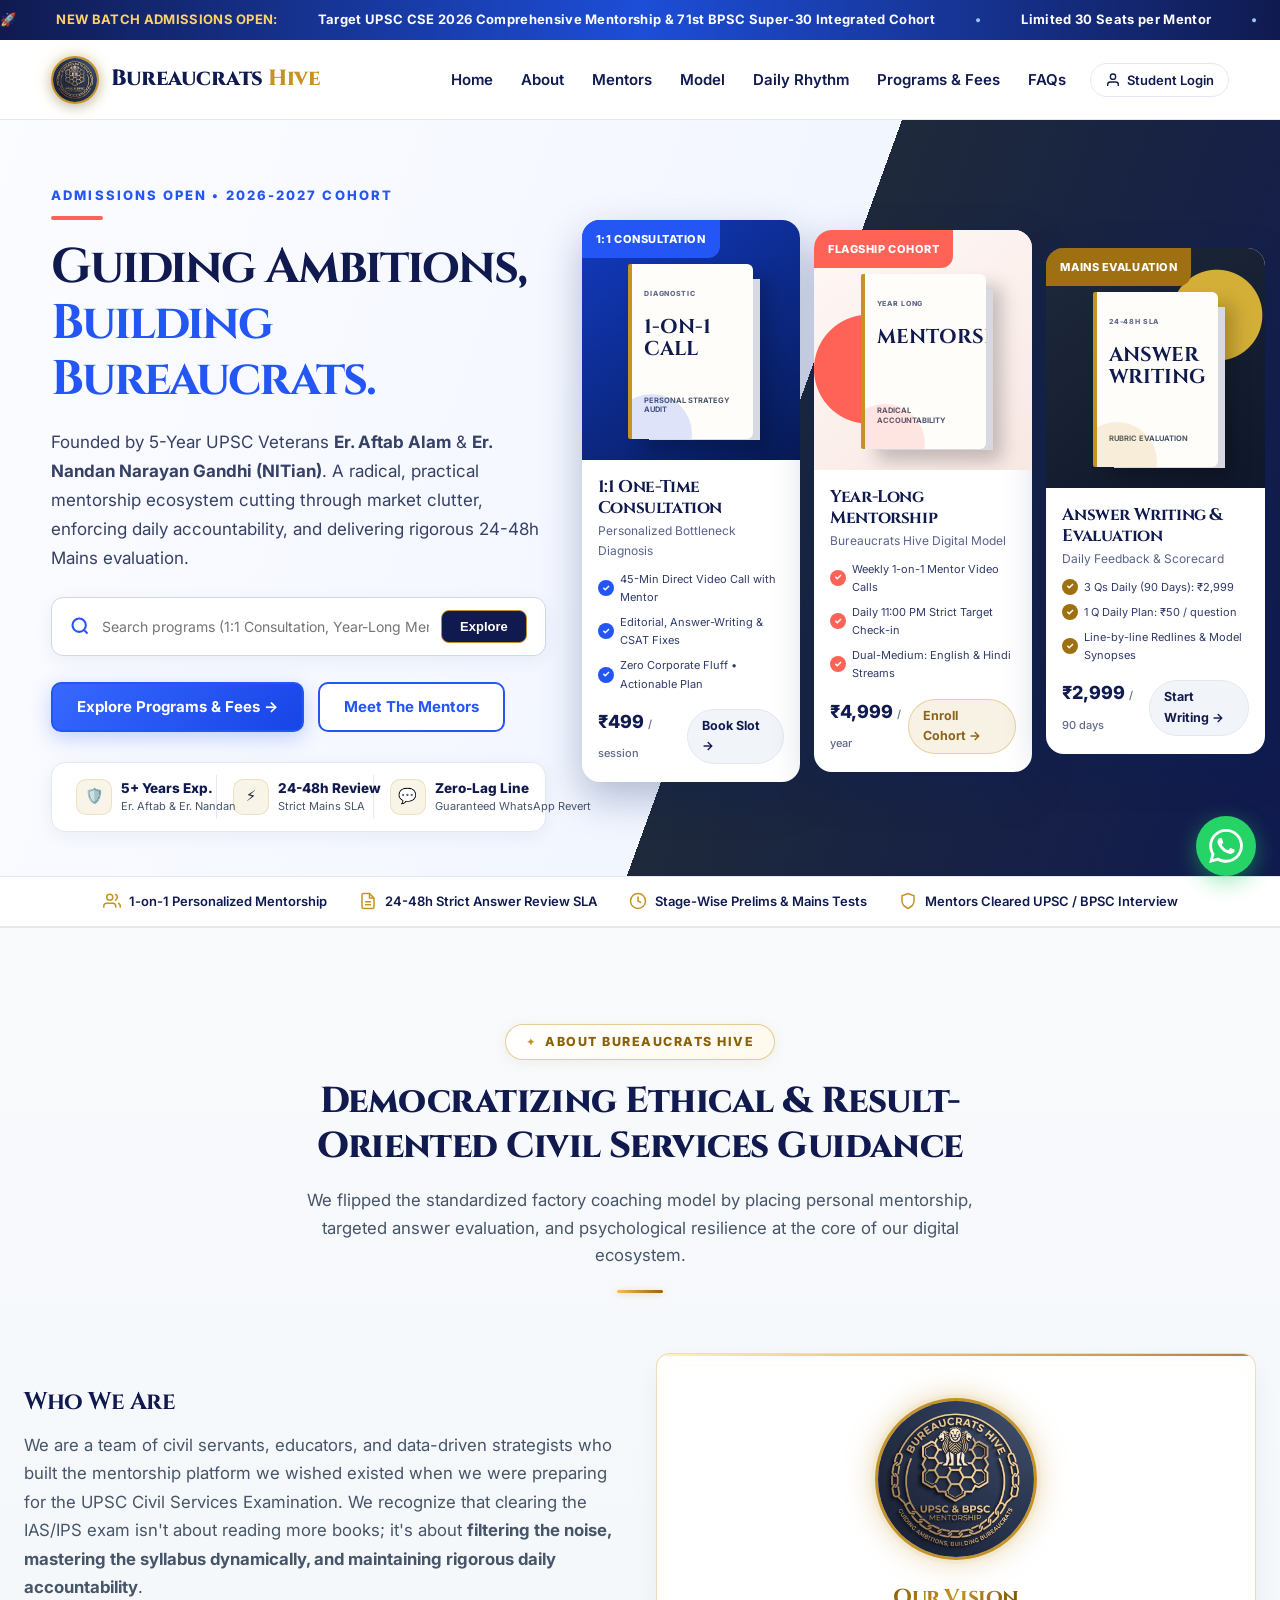
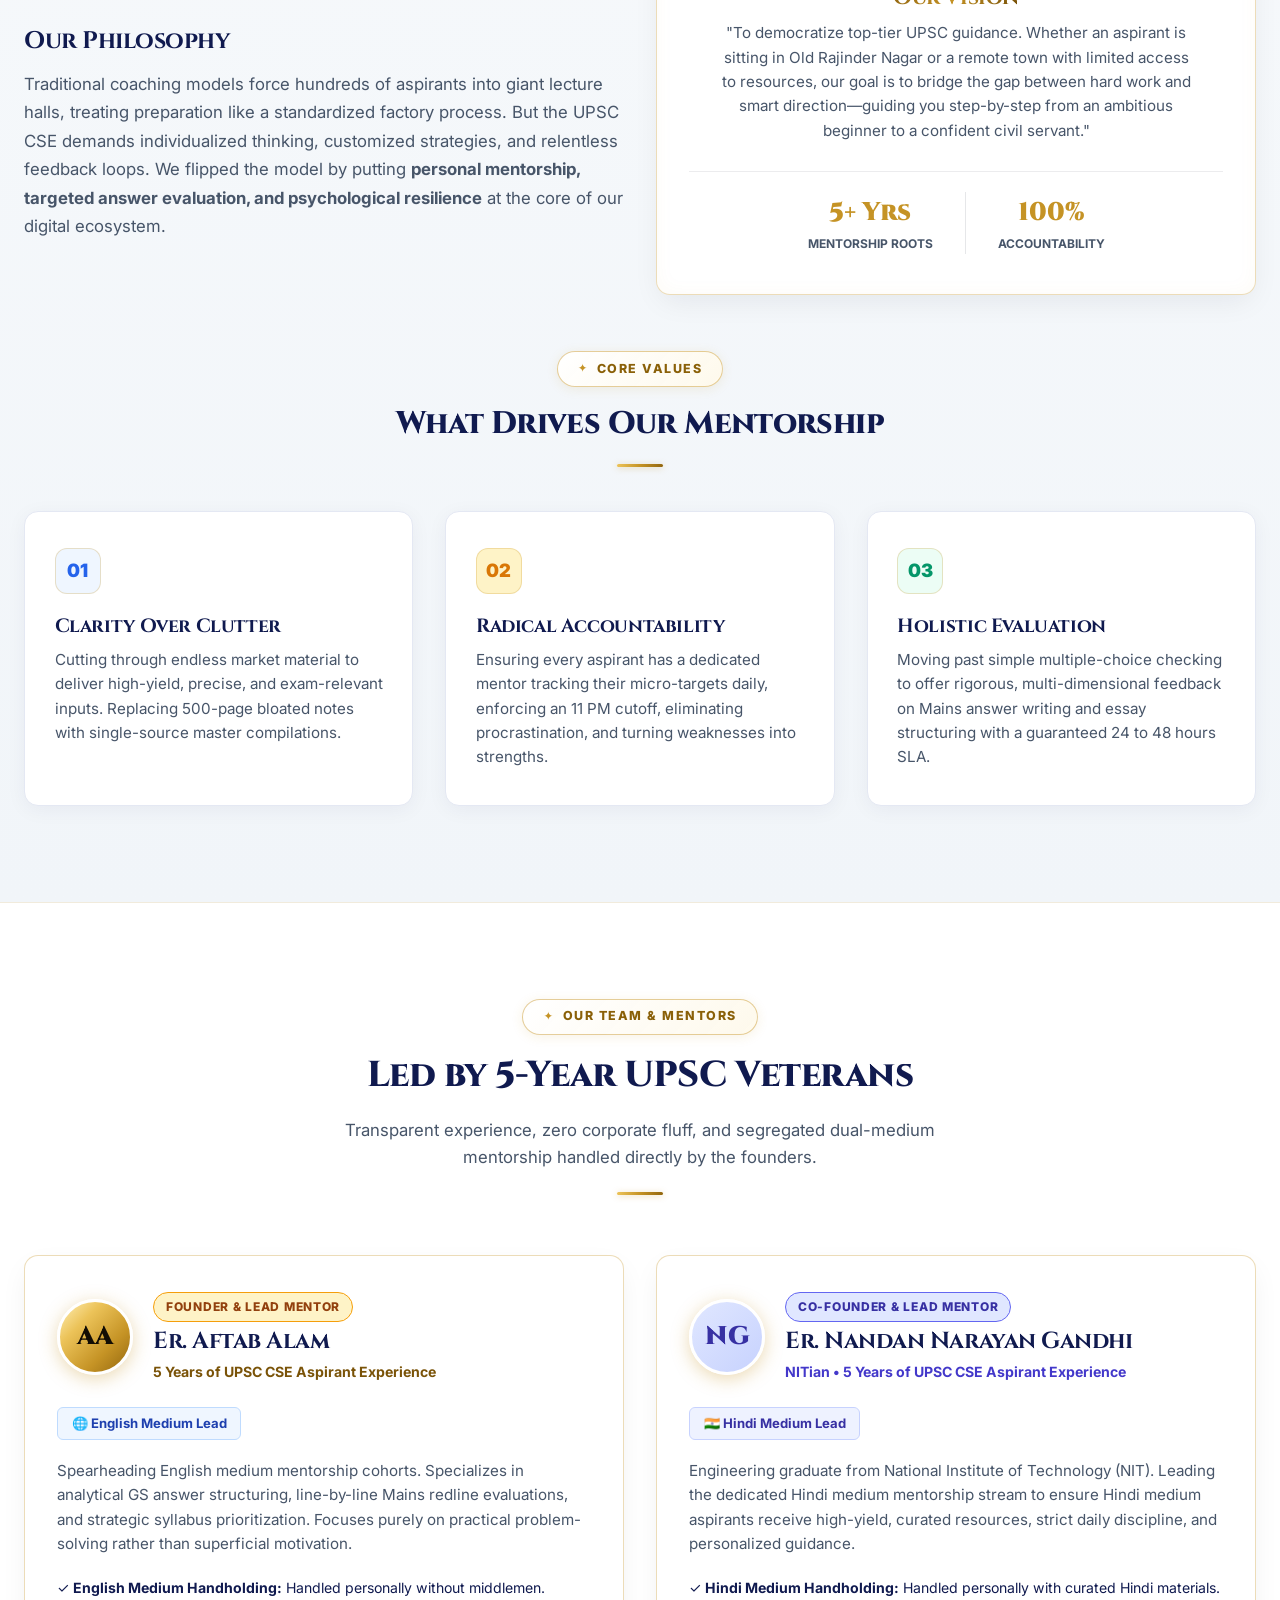
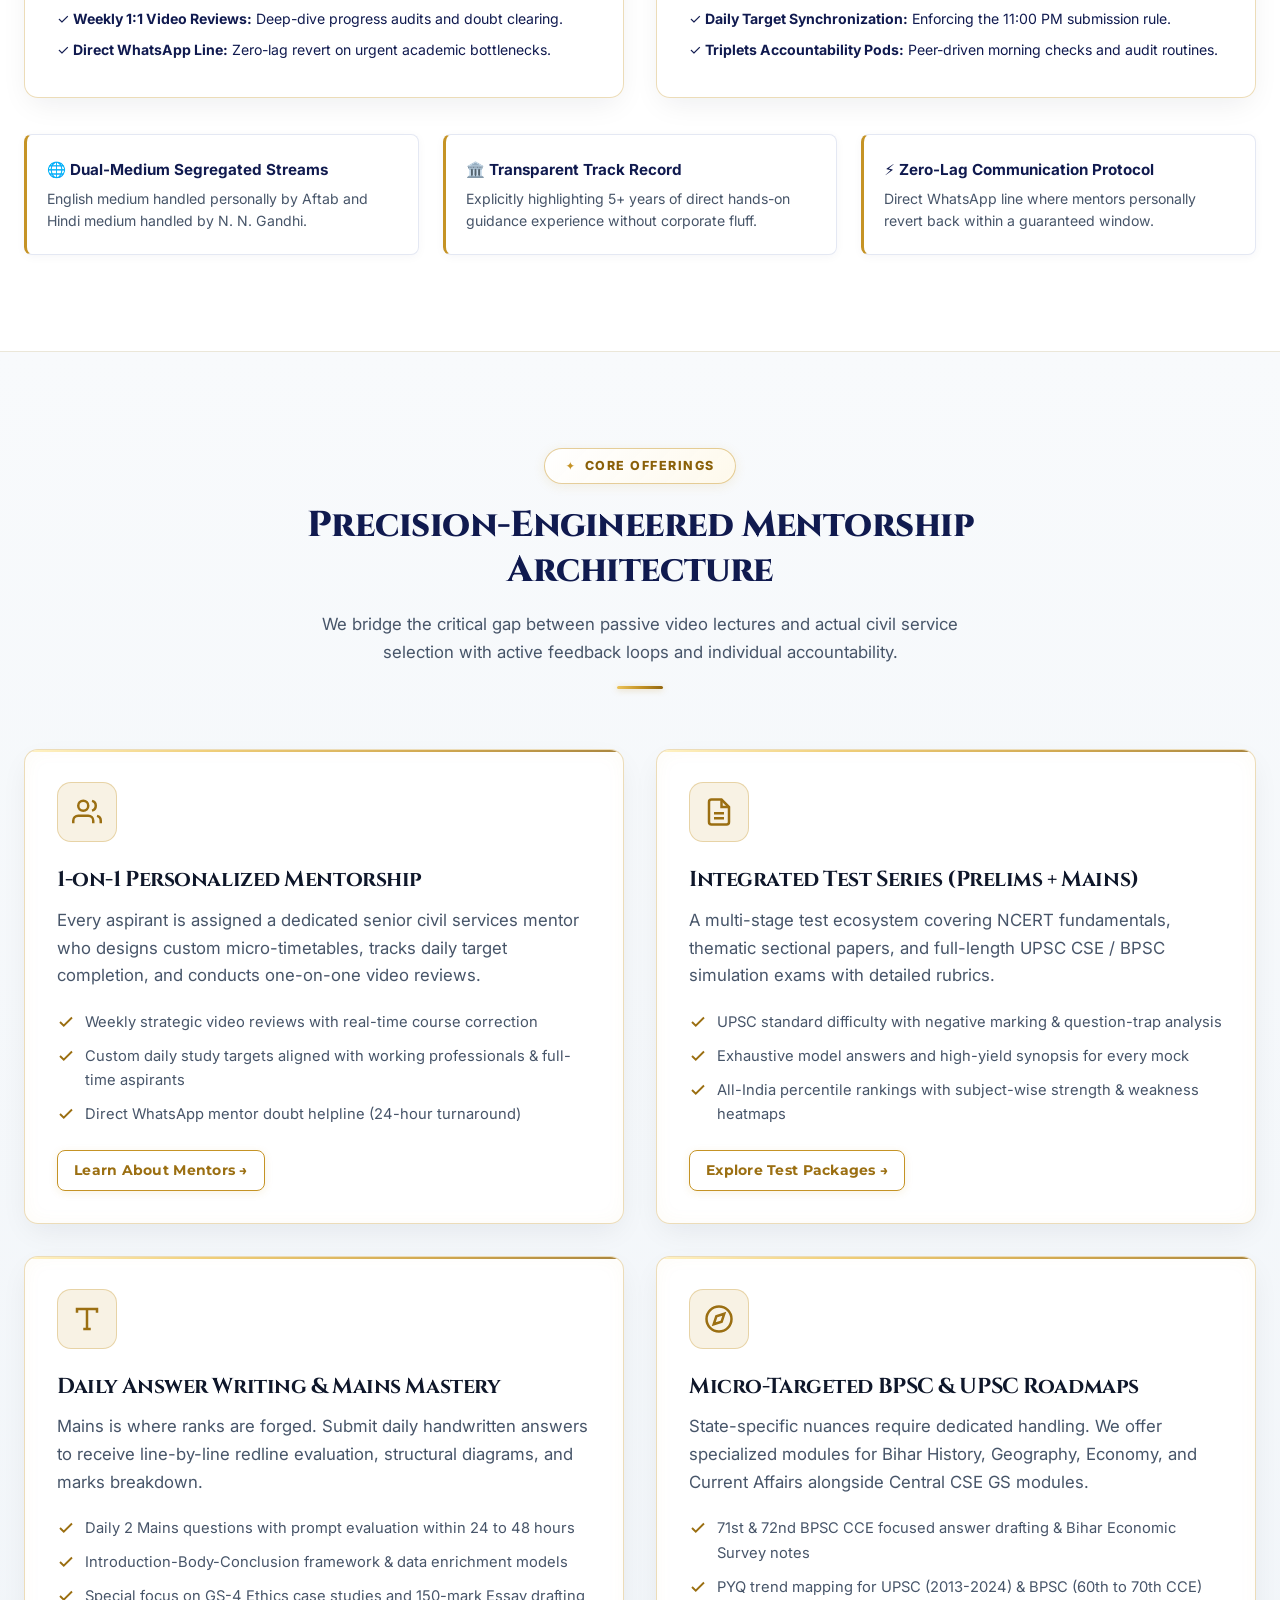
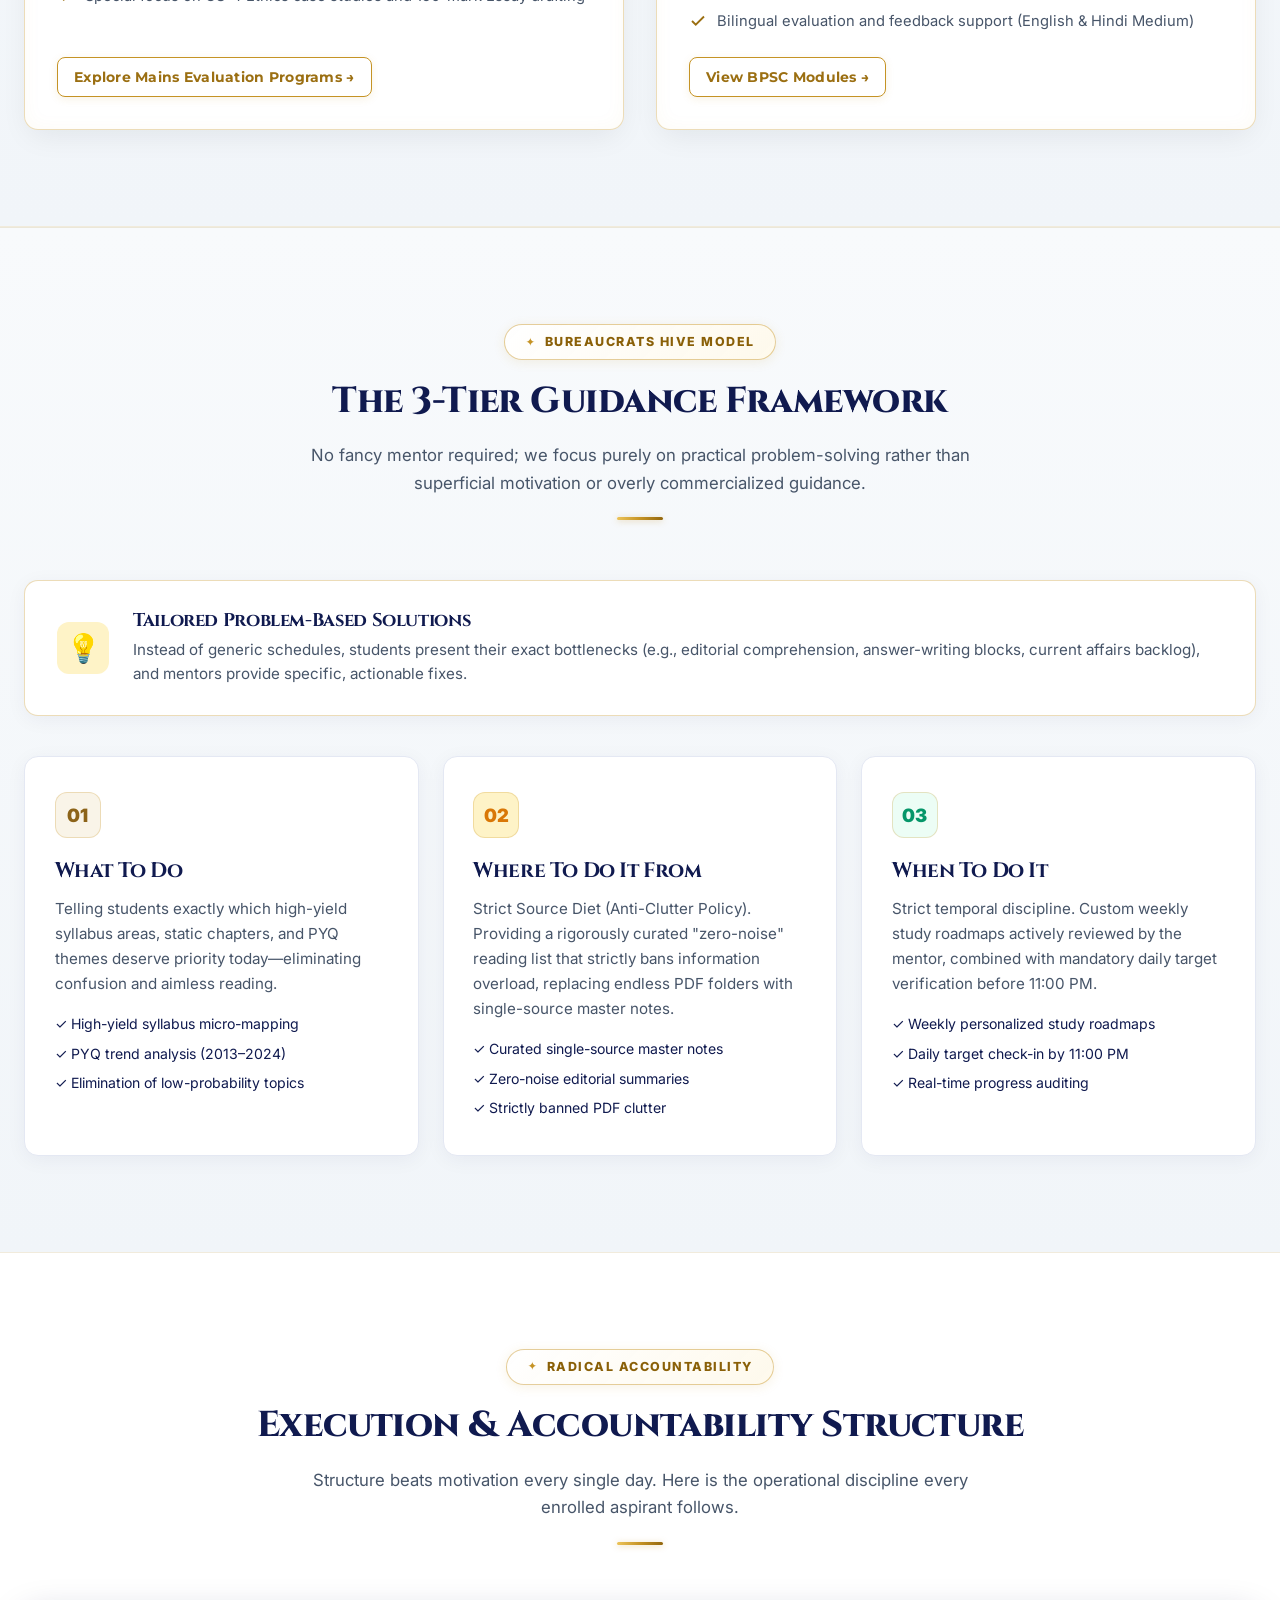
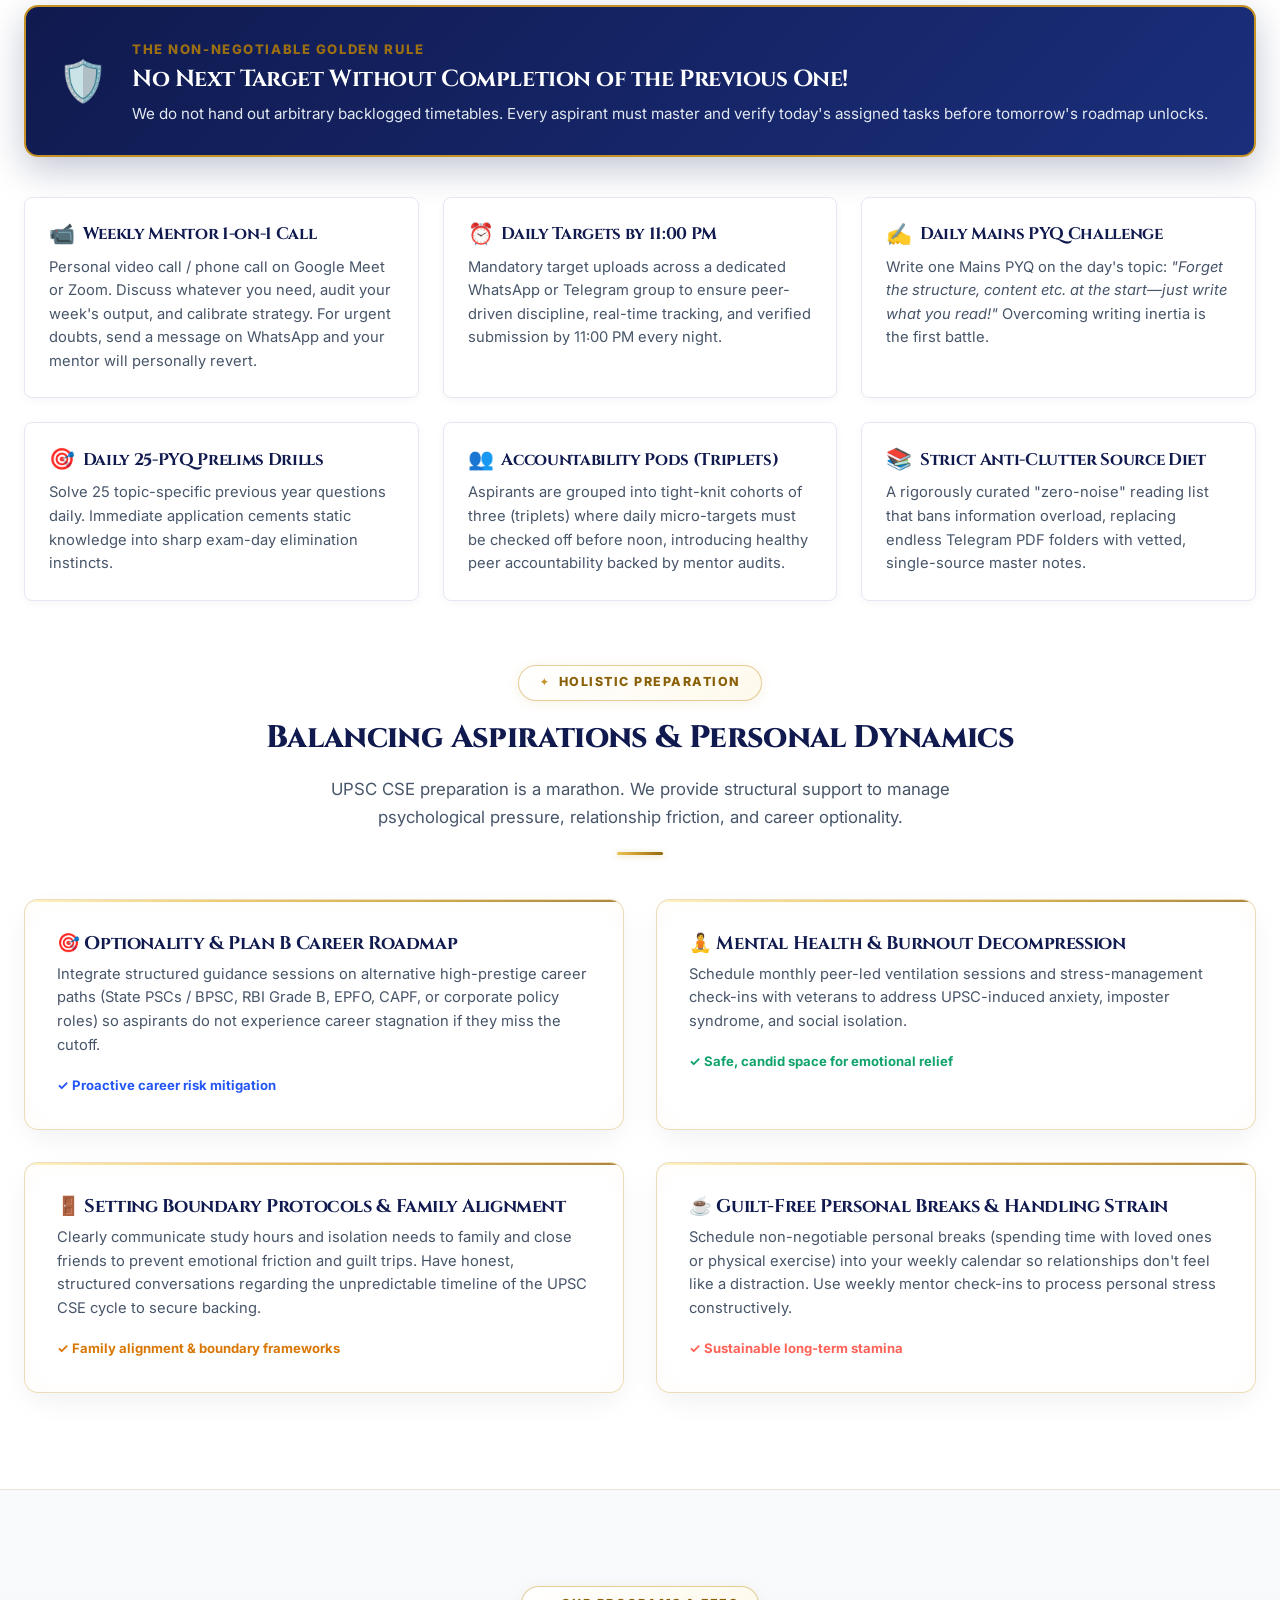
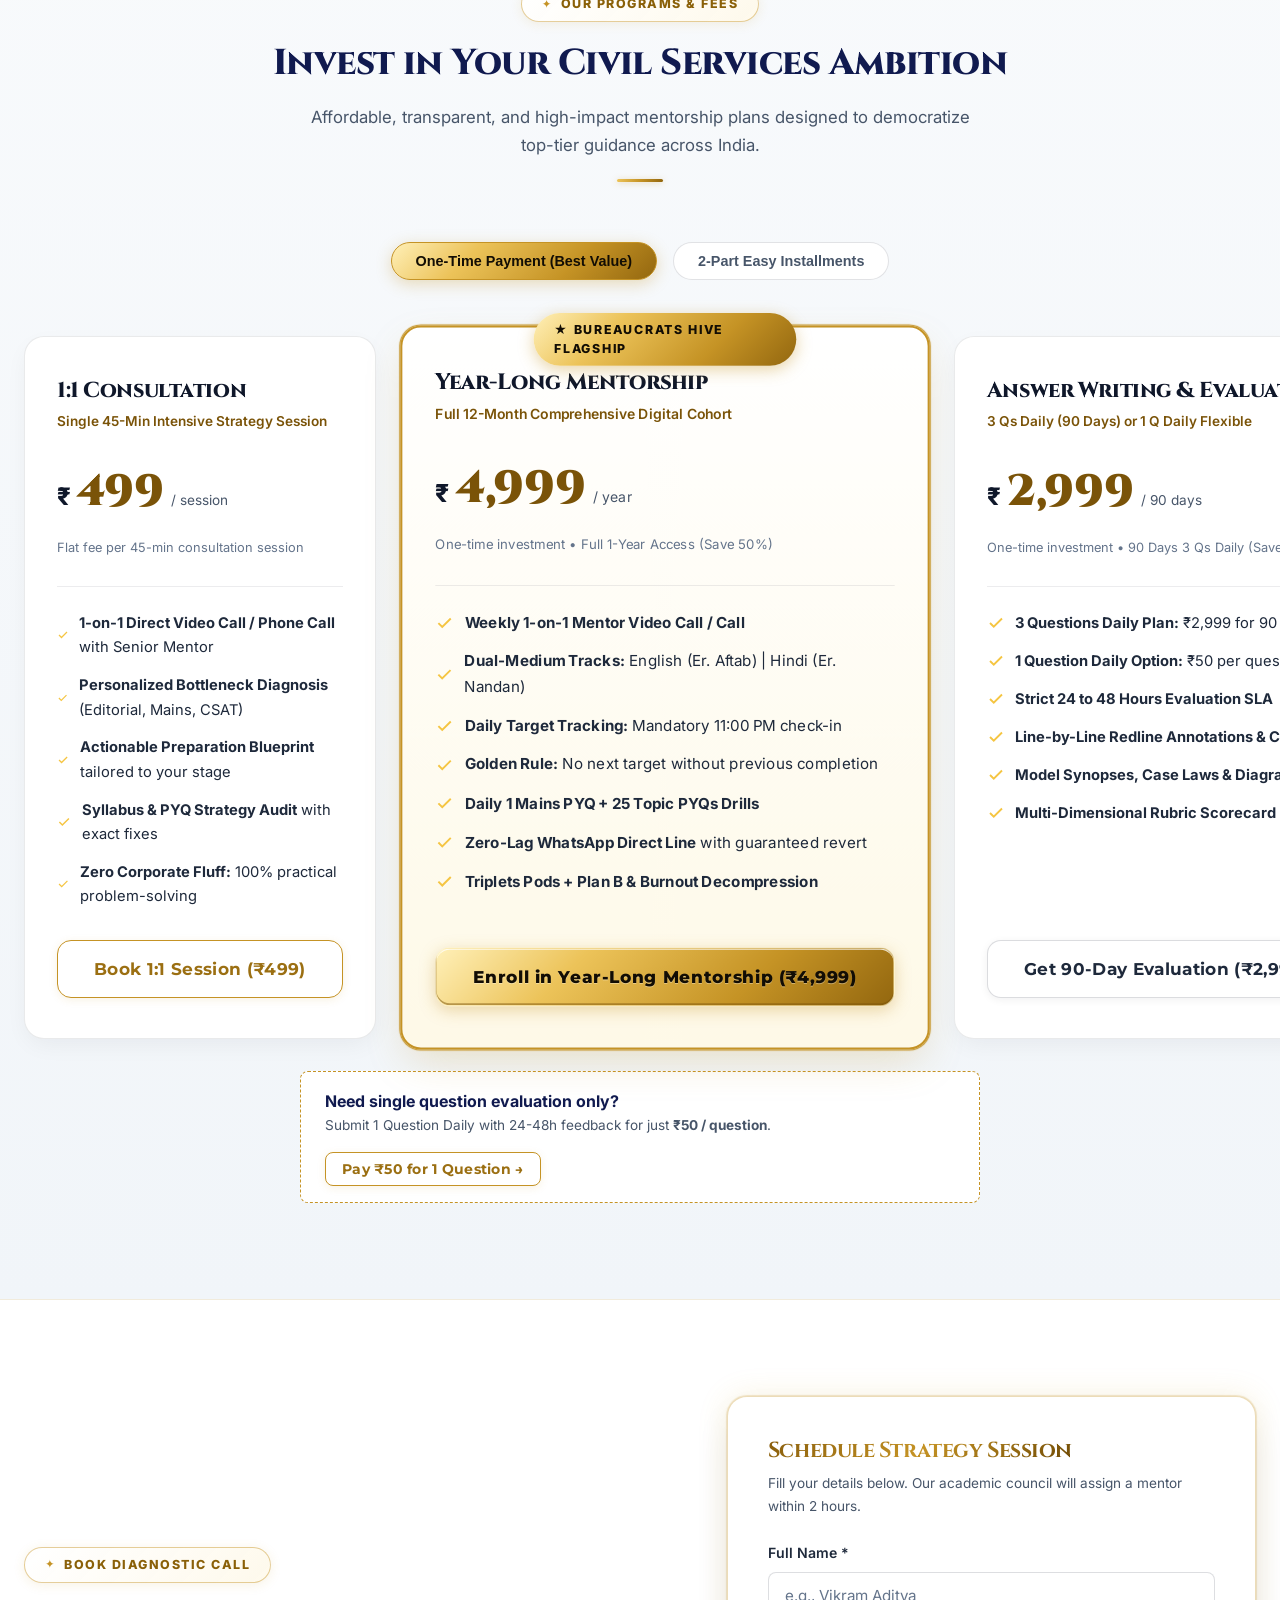
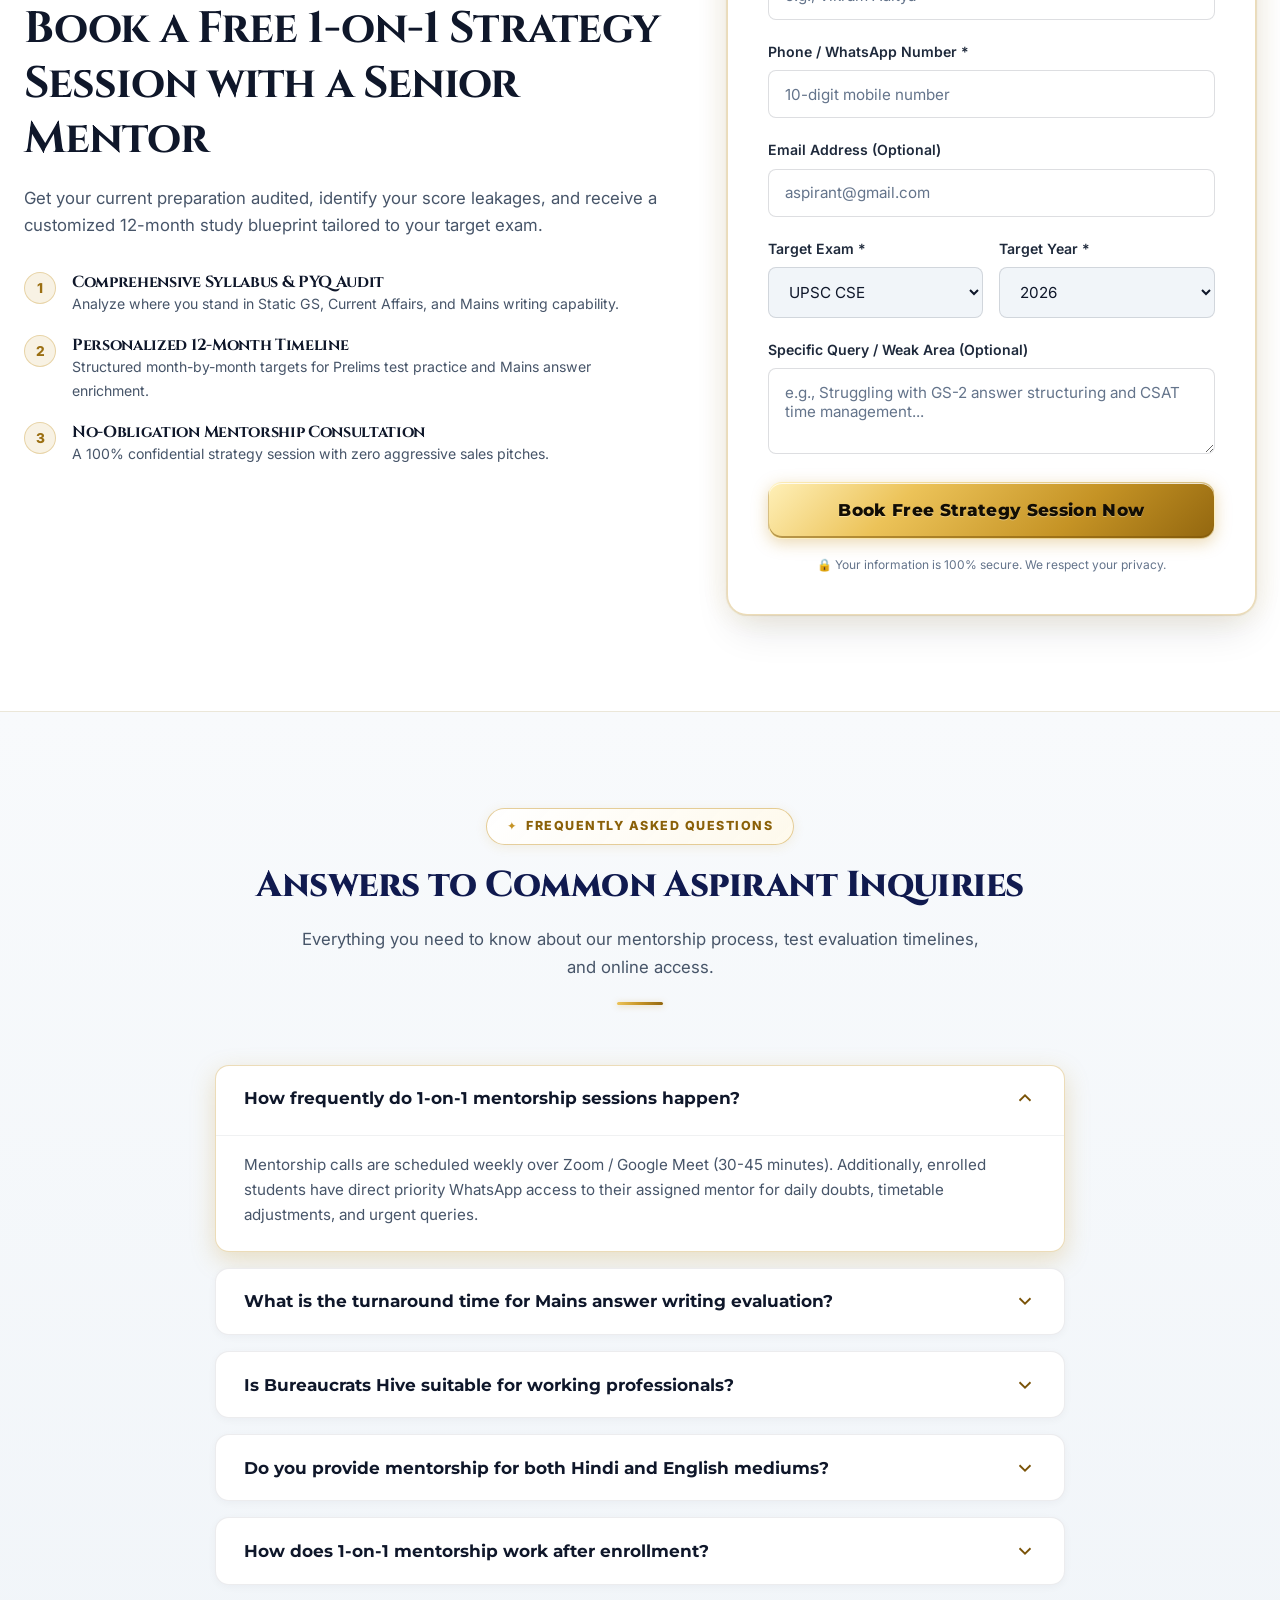
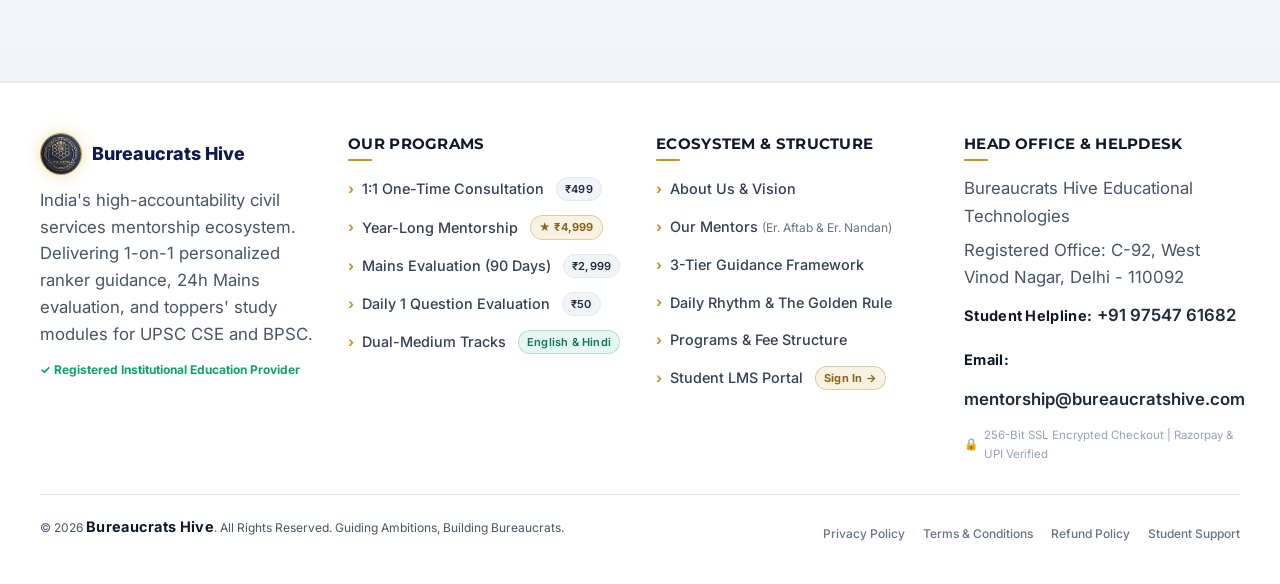
<file: index.html>
<!DOCTYPE html>
<html lang="en">
<head>
  <meta charset="UTF-8" />
  <meta name="viewport" content="width=device-width, initial-scale=1.0" />
  
  <!-- SEO Meta Tags -->
  <title>Bureaucrats Hive | UPSC & BPSC Online Mentorship & Test Series</title>
  <meta name="description" content="Bureaucrats Hive is India's premier online civil services mentorship ecosystem for UPSC CSE and BPSC aspirants. 1-on-1 mentorship, strict daily answer writing evaluation, stage-wise test series, and personalized roadmaps." />
  <meta name="keywords" content="UPSC Mentorship, BPSC Mentorship, Civil Services Test Series, 1-on-1 UPSC Guidance, Daily Answer Writing Evaluation, 71st BPSC Mentorship" />
  <meta name="author" content="Bureaucrats Hive" />
  <meta name="color-scheme" content="light" />
  <meta name="theme-color" content="#ffffff" />

  <!-- Open Graph / Social Meta -->
  <meta property="og:title" content="Bureaucrats Hive - Guiding Ambitions, Building Bureaucrats" />
  <meta property="og:description" content="Personalized Online Mentorship & Comprehensive Test Series for UPSC & BPSC Aspirants." />
  <meta property="og:image" content="assets/images/logo.png" />
  <meta property="og:type" content="website" />

  <!-- Favicon -->
  <link rel="icon" type="image/png" href="assets/images/logo.png" />

  <!-- Google Fonts: Cinzel, Montserrat, Inter -->
  <link rel="preconnect" href="https://fonts.googleapis.com" />
  <link rel="preconnect" href="https://fonts.gstatic.com" crossorigin />
  <link href="https://fonts.googleapis.com/css2?family=Cinzel:wght@600;700;800;900&family=Inter:wght@300;400;500;600;700&family=Montserrat:wght@400;500;600;700;800;900&display=swap" rel="stylesheet" />

  <!-- Stylesheets -->
  <link rel="stylesheet" href="css/main.css?v=12" />
  <link rel="stylesheet" href="css/components.css?v=15" />
</head>
<body>

  <!-- Smriti Shah Continuous Announcement Ribbon -->
  <div class="launch-ribbon">
    <a href="#pricing">
      🚀 <strong>NEW BATCH ADMISSIONS OPEN:</strong> Target UPSC CSE 2026 Comprehensive Mentorship &amp; 71st BPSC Super-30 Integrated Cohort <span class="dot">•</span> Limited 30 Seats per Mentor <span class="dot">•</span> <strong>Special 35% Early Bird Fee Waiver Active Today!</strong> <span class="dot">•</span> 100% Online With 1-on-1 Mentor Handholding &amp; 24h Mains Evaluation &rarr;
    </a>
  </div>

  <!-- Smriti Shah Clean White Sticky Navbar -->
  <header class="navbar-edtech" id="siteHeader">
    <a href="#home" class="brand-edtech" aria-label="Bureaucrats Hive Home">
      <img src="assets/images/emblem.png?v=7" alt="Bureaucrats Hive Emblem Logo" class="brand-emblem-img" style="width: 48px; height: 48px; border-radius: 50%; object-fit: cover; box-shadow: 0 3px 12px rgba(16, 26, 79, 0.22); border: 2px solid var(--gold-primary);" />
      <div class="brand-txt-edtech">Bureaucrats <span>Hive</span></div>
    </a>

    <!-- Desktop Navigation Links -->
    <nav class="desktop-links-edtech">
      <a href="#home">Home</a>
      <a href="#about">About</a>
      <a href="#team">Mentors</a>
      <a href="#methodology">Model</a>
      <a href="#accountability">Daily Rhythm</a>
      <a href="#pricing">Programs &amp; Fees</a>
      <a href="#faq">FAQs</a>
    </nav>

    <!-- Right Action Items: Student Login -->
    <div class="nav-actions-edtech">
      <button class="track-btn-edtech" onclick="openAuthModal()" title="Student LMS Portal Login">
        <svg xmlns="http://www.w3.org/2000/svg" width="16" height="16" viewBox="0 0 24 24" fill="none" stroke="currentColor" stroke-width="2"><path d="M20 21v-2a4 4 0 0 0-4-4H8a4 4 0 0 0-4 4v2"></path><circle cx="12" cy="7" r="4"></circle></svg>
        <span>Student Login</span>
      </button>

      <!-- Mobile Hamburger Button -->
      <button class="mobile-toggle-btn" id="mobileMenuToggle" aria-label="Toggle Navigation Menu">
        <svg xmlns="http://www.w3.org/2000/svg" width="24" height="24" viewBox="0 0 24 24" fill="none" stroke="currentColor" stroke-width="2"><line x1="3" y1="12" x2="21" y2="12"></line><line x1="3" y1="6" x2="21" y2="6"></line><line x1="3" y1="18" x2="21" y2="18"></line></svg>
      </button>
    </div>

    <!-- Mobile Drawer Menu -->
    <div class="mobile-drawer" id="mobileDrawer">
      <a href="#home" class="nav-link">Home</a>
      <a href="#about" class="nav-link">About Us &amp; Vision</a>
      <a href="#team" class="nav-link">Our Mentors</a>
      <a href="#methodology" class="nav-link">Mentorship Model</a>
      <a href="#accountability" class="nav-link">Daily Rhythm &amp; Rules</a>
      <a href="#pricing" class="nav-link">Programs &amp; Pricing</a>
      <a href="#faq" class="nav-link">FAQs</a>
      <div style="display: flex; flex-direction: column; gap: 0.75rem; margin-top: 1rem;">
        <button onclick="openAuthModal();" class="btn btn-gold" style="width: 100%;">Student Login</button>
        <a href="#strategy-session" class="btn btn-outline-gold" style="width: 100%; text-align: center;">Book Free Strategy Session</a>
      </div>
    </div>
  </header>

  <!-- 2. Smriti Shah Asymmetric Split Hero Section -->
  <section class="hero-edtech" id="home">
    <div class="hero-shell">
      
      <!-- Left Column: Copy, Search, CTAs & Trust Box -->
      <div class="hero-copy">
        <span class="hero-tag-edtech">Admissions Open • 2026-2027 Cohort</span>
        <h1>
          Guiding Ambitions, <br />
          <em>Building Bureaucrats.</em>
        </h1>
        <p>
          Founded by 5-Year UPSC Veterans <strong>Er. Aftab Alam</strong> &amp; <strong>Er. Nandan Narayan Gandhi (NITian)</strong>. A radical, practical mentorship ecosystem cutting through market clutter, enforcing daily accountability, and delivering rigorous 24-48h Mains evaluation.
        </p>

        <!-- Live Instant Search Bar -->
        <div class="search-bar">
          <svg xmlns="http://www.w3.org/2000/svg" width="20" height="20" viewBox="0 0 24 24" fill="none" stroke="currentColor" stroke-width="2.5"><circle cx="11" cy="11" r="8"></circle><line x1="21" y1="21" x2="16.65" y2="16.65"></line></svg>
          <input type="text" id="catalog-search-input" placeholder="Search programs (1:1 Consultation, Year-Long Mentorship, Mains Eval)..." onkeydown="if(event.key==='Enter') document.getElementById('pricing').scrollIntoView({behavior:'smooth'})" />
          <button class="btn-search-hero" onclick="document.getElementById('pricing').scrollIntoView({behavior:'smooth'})">Explore</button>
        </div>

        <!-- Action CTAs -->
        <div class="hero-buttons">
          <a href="#pricing" class="hero-cta primary">
            Explore Programs &amp; Fees &rarr;
          </a>
          <a href="#team" class="hero-cta secondary">
            Meet The Mentors
          </a>
        </div>

        <!-- 3-Item Trust Stats Box -->
        <div class="hero-trust">
          <div>
            <i>🛡️</i>
            <div>
              <strong>5+ Years Exp.</strong>
              <span>Er. Aftab &amp; Er. Nandan</span>
            </div>
          </div>
          <div>
            <i>⚡</i>
            <div>
              <strong>24-48h Review</strong>
              <span>Strict Mains SLA</span>
            </div>
          </div>
          <div>
            <i>💬</i>
            <div>
              <strong>Zero-Lag Line</strong>
              <span>Guaranteed WhatsApp Revert</span>
            </div>
          </div>
        </div>
      </div>

      <!-- Right Column: 3 Interactive 3D Promotional Cards -->
      <div class="hero-products">
        
        <!-- Promo Card 1: 1:1 One-Time Consultation -->
        <a href="#pricing" class="promo-card">
          <div class="promo-visual">
            <span class="promo-tag">1:1 CONSULTATION</span>
            <div class="cover">
              <small>DIAGNOSTIC</small>
              <b>1-ON-1 CALL</b>
              <span>PERSONAL STRATEGY AUDIT</span>
            </div>
          </div>
          <div class="promo-info">
            <h3>1:1 One-Time Consultation</h3>
            <p>Personalized Bottleneck Diagnosis</p>
            <ul>
              <li>45-Min Direct Video Call with Mentor</li>
              <li>Editorial, Answer-Writing &amp; CSAT Fixes</li>
              <li>Zero Corporate Fluff • Actionable Plan</li>
            </ul>
            <div style="margin-top: 14px; display: flex; align-items: center; justify-content: space-between;">
              <span style="font-size: 18px; font-weight: 800; color: var(--ink);">₹499 <small style="font-size: 11px; color: var(--ed-muted); font-weight: 500;">/ session</small></span>
              <span class="promo-btn-cta">Book Slot &rarr;</span>
            </div>
          </div>
        </a>

        <!-- Promo Card 2: Year-Long Mentorship -->
        <a href="#pricing" class="promo-card">
          <div class="promo-visual">
            <span class="promo-tag">FLAGSHIP COHORT</span>
            <div class="cover bpsc">
              <small>YEAR LONG</small>
              <b>MENTORSHIP</b>
              <span>RADICAL ACCOUNTABILITY</span>
            </div>
          </div>
          <div class="promo-info">
            <h3>Year-Long Mentorship</h3>
            <p>Bureaucrats Hive Digital Model</p>
            <ul>
              <li>Weekly 1-on-1 Mentor Video Calls</li>
              <li>Daily 11:00 PM Strict Target Check-in</li>
              <li>Dual-Medium: English &amp; Hindi Streams</li>
            </ul>
            <div style="margin-top: 14px; display: flex; align-items: center; justify-content: space-between;">
              <span style="font-size: 18px; font-weight: 800; color: var(--ink);">₹4,999 <small style="font-size: 11px; color: var(--ed-muted); font-weight: 500;">/ year</small></span>
              <span class="promo-btn-cta" style="background: rgba(197, 147, 37, 0.12); color: #8C6318; border-color: rgba(197, 147, 37, 0.35);">Enroll Cohort &rarr;</span>
            </div>
          </div>
        </a>

        <!-- Promo Card 3: Mains Daily Answer Writing & Evaluation -->
        <a href="#pricing" class="promo-card">
          <div class="promo-visual">
            <span class="promo-tag">MAINS EVALUATION</span>
            <div class="cover test">
              <small>24-48H SLA</small>
              <b>ANSWER WRITING</b>
              <span>RUBRIC EVALUATION</span>
            </div>
          </div>
          <div class="promo-info">
            <h3>Answer Writing &amp; Evaluation</h3>
            <p>Daily Feedback &amp; Scorecard</p>
            <ul>
              <li>3 Qs Daily (90 Days): ₹2,999</li>
              <li>1 Q Daily Plan: ₹50 / question</li>
              <li>Line-by-line Redlines &amp; Model Synopses</li>
            </ul>
            <div style="margin-top: 14px; display: flex; align-items: center; justify-content: space-between;">
              <span style="font-size: 18px; font-weight: 800; color: var(--ink);">₹2,999 <small style="font-size: 11px; color: var(--ed-muted); font-weight: 500;">/ 90 days</small></span>
              <span class="promo-btn-cta">Start Writing &rarr;</span>
            </div>
          </div>
        </a>

      </div>
    </div>
  </section>

  <!-- Horizontal Trust Pill Strip -->
  <div class="trust-bar-edtech">
    <div class="trust-pill-edtech">
      <svg xmlns="http://www.w3.org/2000/svg" width="18" height="18" viewBox="0 0 24 24" fill="none" stroke="currentColor" stroke-width="2" style="color:var(--gold-primary);"><path d="M17 21v-2a4 4 0 0 0-4-4H5a4 4 0 0 0-4 4v2"></path><circle cx="9" cy="7" r="4"></circle><path d="M23 21v-2a4 4 0 0 0-3-3.87"></path><path d="M16 3.13a4 4 0 0 1 0 7.75"></path></svg>
      <span>1-on-1 Personalized Mentorship</span>
    </div>
    <div class="trust-pill-edtech">
      <svg xmlns="http://www.w3.org/2000/svg" width="18" height="18" viewBox="0 0 24 24" fill="none" stroke="currentColor" stroke-width="2" style="color:var(--gold-primary);"><path d="M14 2H6a2 2 0 0 0-2 2v16a2 2 0 0 0 2 2h12a2 2 0 0 0 2-2V8z"></path><polyline points="14 2 14 8 20 8"></polyline><line x1="16" y1="13" x2="8" y2="13"></line><line x1="16" y1="17" x2="8" y2="17"></line></svg>
      <span>24-48h Strict Answer Review SLA</span>
    </div>
    <div class="trust-pill-edtech">
      <svg xmlns="http://www.w3.org/2000/svg" width="18" height="18" viewBox="0 0 24 24" fill="none" stroke="currentColor" stroke-width="2" style="color:var(--gold-primary);"><circle cx="12" cy="12" r="10"></circle><polyline points="12 6 12 12 16 14"></polyline></svg>
      <span>Stage-Wise Prelims &amp; Mains Tests</span>
    </div>
    <div class="trust-pill-edtech">
      <svg xmlns="http://www.w3.org/2000/svg" width="18" height="18" viewBox="0 0 24 24" fill="none" stroke="currentColor" stroke-width="2" style="color:var(--gold-primary);"><path d="M12 22s8-4 8-10V5l-8-3-8 3v7c0 6 8 10 8 10z"></path></svg>
      <span>Mentors Cleared UPSC / BPSC Interview</span>
    </div>
  </div>

  <!-- 3. About Us & Institutional Vision -->
  <section class="section section-alt" id="about">
    <div class="container">
      <div class="section-header">
        <span class="section-tag">About Bureaucrats Hive</span>
        <h2>Democratizing Ethical &amp; Result-Oriented Civil Services Guidance</h2>
        <p class="section-subtitle">We flipped the standardized factory coaching model by placing personal mentorship, targeted answer evaluation, and psychological resilience at the core of our digital ecosystem.</p>
      </div>

      <div class="grid-2" style="align-items: center; margin-bottom: 3.5rem;">
        <!-- Left: Who We Are & Our Philosophy -->
        <div>
          <h3 style="color: var(--ink); margin-bottom: 0.85rem; font-size: 1.5rem;">Who We Are</h3>
          <p style="margin-bottom: 1.25rem; font-size: 1.05rem; line-height: 1.7;">
            We are a team of civil servants, educators, and data-driven strategists who built the mentorship platform we wished existed when we were preparing for the UPSC Civil Services Examination. We recognize that clearing the IAS/IPS exam isn't about reading more books; it's about <strong>filtering the noise, mastering the syllabus dynamically, and maintaining rigorous daily accountability</strong>.
          </p>

          <h3 style="color: var(--ink); margin-bottom: 0.85rem; font-size: 1.5rem; margin-top: 1.5rem;">Our Philosophy</h3>
          <p style="font-size: 1.05rem; line-height: 1.7; margin-bottom: 1.25rem;">
            Traditional coaching models force hundreds of aspirants into giant lecture halls, treating preparation like a standardized factory process. But the UPSC CSE demands individualized thinking, customized strategies, and relentless feedback loops. We flipped the model by putting <strong>personal mentorship, targeted answer evaluation, and psychological resilience</strong> at the core of our digital ecosystem.
          </p>
        </div>

        <!-- Right: Official Seal & Vision Card -->
        <div class="glass-card" style="text-align: center; padding: 2.5rem 2rem;">
          <div class="animate-float" style="width: 170px; height: 170px; margin: 0 auto 1.25rem auto; border-radius: 50%; padding: 4px; background: radial-gradient(circle, rgba(197,147,37,0.25) 0%, rgba(197,147,37,0.05) 70%, transparent 100%);">
            <img src="assets/images/emblem.png?v=7" alt="Bureaucrats Hive Seal" style="width: 100%; height: 100%; object-fit: cover; border-radius: 50%; border: 3px solid var(--gold-primary); box-shadow: 0 0 30px rgba(197, 147, 37, 0.4); display: block;" />
          </div>
          <h4 class="gold-text" style="font-size: 1.35rem; margin-bottom: 0.65rem;">Our Vision</h4>
          <p style="font-size: 0.95rem; color: var(--text-slate); line-height: 1.6; max-width: 480px; margin: 0 auto;">
            "To democratize top-tier UPSC guidance. Whether an aspirant is sitting in Old Rajinder Nagar or a remote town with limited access to resources, our goal is to bridge the gap between hard work and smart direction—guiding you step-by-step from an ambitious beginner to a confident civil servant."
          </p>
          <div style="display: flex; justify-content: center; gap: 2rem; margin-top: 1.75rem; border-top: 1px solid rgba(15,23,42,0.08); padding-top: 1.25rem;">
            <div>
              <div style="font-family: var(--font-heading); font-size: 1.6rem; font-weight: 900; color: var(--gold-primary);">5+ Yrs</div>
              <div style="font-size: 0.75rem; color: var(--text-slate); text-transform: uppercase; font-weight: 700;">Mentorship Roots</div>
            </div>
            <div style="width: 1px; background: rgba(15,23,42,0.1);"></div>
            <div>
              <div style="font-family: var(--font-heading); font-size: 1.6rem; font-weight: 900; color: var(--gold-primary);">100%</div>
              <div style="font-size: 0.75rem; color: var(--text-slate); text-transform: uppercase; font-weight: 700;">Accountability</div>
            </div>
          </div>
        </div>
      </div>

      <!-- What Drives Us (3 Visual Pillars) -->
      <div class="section-header" style="margin-bottom: 2.75rem;">
        <span class="section-tag">Core Values</span>
        <h3 style="font-size: 1.95rem; color: var(--ink); font-weight: 800; font-family: var(--font-heading);">What Drives Our Mentorship</h3>
      </div>

      <div class="grid-3">
        <div class="tier-pillar-card">
          <div class="tier-pillar-number" style="background: #EFF6FF; color: #2563EB;">01</div>
          <h4 style="font-size: 1.2rem; color: var(--ink); margin-bottom: 0.65rem;">Clarity Over Clutter</h4>
          <p style="font-size: 0.95rem; color: var(--text-slate); line-height: 1.6;">
            Cutting through endless market material to deliver high-yield, precise, and exam-relevant inputs. Replacing 500-page bloated notes with single-source master compilations.
          </p>
        </div>

        <div class="tier-pillar-card">
          <div class="tier-pillar-number" style="background: #FEF3C7; color: #D97706;">02</div>
          <h4 style="font-size: 1.2rem; color: var(--ink); margin-bottom: 0.65rem;">Radical Accountability</h4>
          <p style="font-size: 0.95rem; color: var(--text-slate); line-height: 1.6;">
            Ensuring every aspirant has a dedicated mentor tracking their micro-targets daily, enforcing an 11 PM cutoff, eliminating procrastination, and turning weaknesses into strengths.
          </p>
        </div>

        <div class="tier-pillar-card">
          <div class="tier-pillar-number" style="background: #ECFDF5; color: #059669;">03</div>
          <h4 style="font-size: 1.2rem; color: var(--ink); margin-bottom: 0.65rem;">Holistic Evaluation</h4>
          <p style="font-size: 0.95rem; color: var(--text-slate); line-height: 1.6;">
            Moving past simple multiple-choice checking to offer rigorous, multi-dimensional feedback on Mains answer writing and essay structuring with a guaranteed 24 to 48 hours SLA.
          </p>
        </div>
      </div>
    </div>
  </section>

  <!-- 4. Our Leadership & Mentors Section -->
  <section class="section" id="team">
    <div class="container">
      <div class="section-header">
        <span class="section-tag">Our Team &amp; Mentors</span>
        <h2>Led by 5-Year UPSC Veterans</h2>
        <p class="section-subtitle">Transparent experience, zero corporate fluff, and segregated dual-medium mentorship handled directly by the founders.</p>
      </div>

      <div class="team-grid">
        <!-- Mentor 1: Founder Er. Aftab Alam -->
        <div class="team-card">
          <div class="team-card-header">
            <div class="team-avatar-box">AA</div>
            <div>
              <span class="team-badge-tag badge-founder">Founder &amp; Lead Mentor</span>
              <h3 style="font-size: 1.45rem; color: var(--ink); margin-bottom: 0.2rem;">Er. Aftab Alam</h3>
              <p style="font-size: 0.88rem; color: var(--gold-dark); font-weight: 700;">5 Years of UPSC CSE Aspirant Experience</p>
            </div>
          </div>
          <div style="margin-bottom: 1.2rem;">
            <span class="medium-pill" style="background: #EFF6FF; border-color: #BFDBFE; color: #1E40AF;">
              🌐 English Medium Lead
            </span>
          </div>
          <p style="font-size: 0.95rem; color: var(--text-slate); line-height: 1.6; margin-bottom: 1.2rem;">
            Spearheading English medium mentorship cohorts. Specializes in analytical GS answer structuring, line-by-line Mains redline evaluations, and strategic syllabus prioritization. Focuses purely on practical problem-solving rather than superficial motivation.
          </p>
          <ul style="font-size: 0.88rem; color: var(--ink); display: flex; flex-direction: column; gap: 0.5rem;">
            <li>✓ <strong>English Medium Handholding:</strong> Handled personally without middlemen.</li>
            <li>✓ <strong>Weekly 1:1 Video Reviews:</strong> Deep-dive progress audits and doubt clearing.</li>
            <li>✓ <strong>Direct WhatsApp Line:</strong> Zero-lag revert on urgent academic bottlenecks.</li>
          </ul>
        </div>

        <!-- Mentor 2: Co-Founder Er. Nandan Narayan Gandhi -->
        <div class="team-card">
          <div class="team-card-header">
            <div class="team-avatar-box" style="background: linear-gradient(135deg, #E0E7FF 0%, #C7D2FE 100%); color: #3730A3;">NG</div>
            <div>
              <span class="team-badge-tag badge-cofounder">Co-Founder &amp; Lead Mentor</span>
              <h3 style="font-size: 1.45rem; color: var(--ink); margin-bottom: 0.2rem;">Er. Nandan Narayan Gandhi</h3>
              <p style="font-size: 0.88rem; color: #4338CA; font-weight: 700;">NITian • 5 Years of UPSC CSE Aspirant Experience</p>
            </div>
          </div>
          <div style="margin-bottom: 1.2rem;">
            <span class="medium-pill" style="background: #EEF2FF; border-color: #C7D2FE; color: #3730A3;">
              🇮🇳 Hindi Medium Lead
            </span>
          </div>
          <p style="font-size: 0.95rem; color: var(--text-slate); line-height: 1.6; margin-bottom: 1.2rem;">
            Engineering graduate from National Institute of Technology (NIT). Leading the dedicated Hindi medium mentorship stream to ensure Hindi medium aspirants receive high-yield, curated resources, strict daily discipline, and personalized guidance.
          </p>
          <ul style="font-size: 0.88rem; color: var(--ink); display: flex; flex-direction: column; gap: 0.5rem;">
            <li>✓ <strong>Hindi Medium Handholding:</strong> Handled personally with curated Hindi materials.</li>
            <li>✓ <strong>Daily Target Synchronization:</strong> Enforcing the 11:00 PM submission rule.</li>
            <li>✓ <strong>Triplets Accountability Pods:</strong> Peer-driven morning checks and audit routines.</li>
          </ul>
        </div>
      </div>

      <!-- Trust Pillars Row -->
      <div style="display: grid; grid-template-columns: repeat(3, 1fr); gap: 1.5rem; margin-top: 2.25rem;">
        <div class="trust-feature-card">
          <strong style="color: var(--ink); display: block; margin-bottom: 0.35rem; font-size: 0.95rem;">🌐 Dual-Medium Segregated Streams</strong>
          <p style="font-size: 0.88rem; color: var(--text-slate); margin: 0; line-height: 1.6;">English medium handled personally by Aftab and Hindi medium handled by N. N. Gandhi.</p>
        </div>
        <div class="trust-feature-card">
          <strong style="color: var(--ink); display: block; margin-bottom: 0.35rem; font-size: 0.95rem;">🏛️ Transparent Track Record</strong>
          <p style="font-size: 0.88rem; color: var(--text-slate); margin: 0; line-height: 1.6;">Explicitly highlighting 5+ years of direct hands-on guidance experience without corporate fluff.</p>
        </div>
        <div class="trust-feature-card">
          <strong style="color: var(--ink); display: block; margin-bottom: 0.35rem; font-size: 0.95rem;">⚡ Zero-Lag Communication Protocol</strong>
          <p style="font-size: 0.88rem; color: var(--text-slate); margin: 0; line-height: 1.6;">Direct WhatsApp line where mentors personally revert back within a guaranteed window.</p>
        </div>
      </div>
    </div>
  </section>

  <!-- 5. Core Offerings & Features -->
  <section class="section section-alt" id="offerings">
    <div class="container">
      <div class="section-header">
        <span class="section-tag">Core Offerings</span>
        <h2>Precision-Engineered Mentorship Architecture</h2>
        <p class="section-subtitle">We bridge the critical gap between passive video lectures and actual civil service selection with active feedback loops and individual accountability.</p>
      </div>

      <div class="grid-2">
        <!-- Offering 1: 1-on-1 Online Mentorship -->
        <div class="glass-card offering-card">
          <div>
            <div class="offering-icon-wrapper">
              <svg xmlns="http://www.w3.org/2000/svg" width="30" height="30" viewBox="0 0 24 24" fill="none" stroke="currentColor" stroke-width="2"><path d="M17 21v-2a4 4 0 0 0-4-4H5a4 4 0 0 0-4 4v2"></path><circle cx="9" cy="7" r="4"></circle><path d="M23 21v-2a4 4 0 0 0-3-3.87"></path><path d="M16 3.13a4 4 0 0 1 0 7.75"></path></svg>
            </div>
            <h3 class="offering-title">1-on-1 Personalized Mentorship</h3>
            <p>Every aspirant is assigned a dedicated senior civil services mentor who designs custom micro-timetables, tracks daily target completion, and conducts one-on-one video reviews.</p>
            <ul class="offering-features-list">
              <li>
                <svg xmlns="http://www.w3.org/2000/svg" width="18" height="18" viewBox="0 0 24 24" fill="none" stroke="currentColor" stroke-width="2.5"><polyline points="20 6 9 17 4 12"></polyline></svg>
                <span>Weekly strategic video reviews with real-time course correction</span>
              </li>
              <li>
                <svg xmlns="http://www.w3.org/2000/svg" width="18" height="18" viewBox="0 0 24 24" fill="none" stroke="currentColor" stroke-width="2.5"><polyline points="20 6 9 17 4 12"></polyline></svg>
                <span>Custom daily study targets aligned with working professionals &amp; full-time aspirants</span>
              </li>
              <li>
                <svg xmlns="http://www.w3.org/2000/svg" width="18" height="18" viewBox="0 0 24 24" fill="none" stroke="currentColor" stroke-width="2.5"><polyline points="20 6 9 17 4 12"></polyline></svg>
                <span>Direct WhatsApp mentor doubt helpline (24-hour turnaround)</span>
              </li>
            </ul>
          </div>
          <div style="margin-top: 1.5rem;">
            <a href="#strategy-session" class="btn btn-outline-gold btn-sm">Learn About Mentors &rarr;</a>
          </div>
        </div>

        <!-- Offering 2: Integrated Test Series -->
        <div class="glass-card offering-card">
          <div>
            <div class="offering-icon-wrapper">
              <svg xmlns="http://www.w3.org/2000/svg" width="30" height="30" viewBox="0 0 24 24" fill="none" stroke="currentColor" stroke-width="2"><path d="M14 2H6a2 2 0 0 0-2 2v16a2 2 0 0 0 2 2h12a2 2 0 0 0 2-2V8z"></path><polyline points="14 2 14 8 20 8"></polyline><line x1="16" y1="13" x2="8" y2="13"></line><line x1="16" y1="17" x2="8" y2="17"></line></svg>
            </div>
            <h3 class="offering-title">Integrated Test Series (Prelims + Mains)</h3>
            <p>A multi-stage test ecosystem covering NCERT fundamentals, thematic sectional papers, and full-length UPSC CSE / BPSC simulation exams with detailed rubrics.</p>
            <ul class="offering-features-list">
              <li>
                <svg xmlns="http://www.w3.org/2000/svg" width="18" height="18" viewBox="0 0 24 24" fill="none" stroke="currentColor" stroke-width="2.5"><polyline points="20 6 9 17 4 12"></polyline></svg>
                <span>UPSC standard difficulty with negative marking &amp; question-trap analysis</span>
              </li>
              <li>
                <svg xmlns="http://www.w3.org/2000/svg" width="18" height="18" viewBox="0 0 24 24" fill="none" stroke="currentColor" stroke-width="2.5"><polyline points="20 6 9 17 4 12"></polyline></svg>
                <span>Exhaustive model answers and high-yield synopsis for every mock</span>
              </li>
              <li>
                <svg xmlns="http://www.w3.org/2000/svg" width="18" height="18" viewBox="0 0 24 24" fill="none" stroke="currentColor" stroke-width="2.5"><polyline points="20 6 9 17 4 12"></polyline></svg>
                <span>All-India percentile rankings with subject-wise strength &amp; weakness heatmaps</span>
              </li>
            </ul>
          </div>
          <div style="margin-top: 1.5rem;">
            <a href="#pricing" class="btn btn-outline-gold btn-sm">Explore Test Packages &rarr;</a>
          </div>
        </div>

        <!-- Offering 3: Daily Answer Writing & Mains Mastery -->
        <div class="glass-card offering-card">
          <div>
            <div class="offering-icon-wrapper">
              <svg xmlns="http://www.w3.org/2000/svg" width="30" height="30" viewBox="0 0 24 24" fill="none" stroke="currentColor" stroke-width="2"><polyline points="4 7 4 4 20 4 20 7"></polyline><line x1="9" y1="20" x2="15" y2="20"></line><line x1="12" y1="4" x2="12" y2="20"></line></svg>
            </div>
            <h3 class="offering-title">Daily Answer Writing &amp; Mains Mastery</h3>
            <p>Mains is where ranks are forged. Submit daily handwritten answers to receive line-by-line redline evaluation, structural diagrams, and marks breakdown.</p>
            <ul class="offering-features-list">
              <li>
                <svg xmlns="http://www.w3.org/2000/svg" width="18" height="18" viewBox="0 0 24 24" fill="none" stroke="currentColor" stroke-width="2.5"><polyline points="20 6 9 17 4 12"></polyline></svg>
                <span>Daily 2 Mains questions with prompt evaluation within 24 to 48 hours</span>
              </li>
              <li>
                <svg xmlns="http://www.w3.org/2000/svg" width="18" height="18" viewBox="0 0 24 24" fill="none" stroke="currentColor" stroke-width="2.5"><polyline points="20 6 9 17 4 12"></polyline></svg>
                <span>Introduction-Body-Conclusion framework &amp; data enrichment models</span>
              </li>
              <li>
                <svg xmlns="http://www.w3.org/2000/svg" width="18" height="18" viewBox="0 0 24 24" fill="none" stroke="currentColor" stroke-width="2.5"><polyline points="20 6 9 17 4 12"></polyline></svg>
                <span>Special focus on GS-4 Ethics case studies and 150-mark Essay drafting</span>
              </li>
            </ul>
          </div>
          <div style="margin-top: 1.5rem;">
            <a href="#pricing" class="btn btn-outline-gold btn-sm">Explore Mains Evaluation Programs &rarr;</a>
          </div>
        </div>

        <!-- Offering 4: Micro-Targeted BPSC & UPSC Roadmaps -->
        <div class="glass-card offering-card">
          <div>
            <div class="offering-icon-wrapper">
              <svg xmlns="http://www.w3.org/2000/svg" width="30" height="30" viewBox="0 0 24 24" fill="none" stroke="currentColor" stroke-width="2"><circle cx="12" cy="12" r="10"></circle><polygon points="16.24 7.76 14.12 14.12 7.76 16.24 9.88 9.88 16.24 7.76"></polygon></svg>
            </div>
            <h3 class="offering-title">Micro-Targeted BPSC &amp; UPSC Roadmaps</h3>
            <p>State-specific nuances require dedicated handling. We offer specialized modules for Bihar History, Geography, Economy, and Current Affairs alongside Central CSE GS modules.</p>
            <ul class="offering-features-list">
              <li>
                <svg xmlns="http://www.w3.org/2000/svg" width="18" height="18" viewBox="0 0 24 24" fill="none" stroke="currentColor" stroke-width="2.5"><polyline points="20 6 9 17 4 12"></polyline></svg>
                <span>71st &amp; 72nd BPSC CCE focused answer drafting &amp; Bihar Economic Survey notes</span>
              </li>
              <li>
                <svg xmlns="http://www.w3.org/2000/svg" width="18" height="18" viewBox="0 0 24 24" fill="none" stroke="currentColor" stroke-width="2.5"><polyline points="20 6 9 17 4 12"></polyline></svg>
                <span>PYQ trend mapping for UPSC (2013-2024) &amp; BPSC (60th to 70th CCE)</span>
              </li>
              <li>
                <svg xmlns="http://www.w3.org/2000/svg" width="18" height="18" viewBox="0 0 24 24" fill="none" stroke="currentColor" stroke-width="2.5"><polyline points="20 6 9 17 4 12"></polyline></svg>
                <span>Bilingual evaluation and feedback support (English &amp; Hindi Medium)</span>
              </li>
            </ul>
          </div>
          <div style="margin-top: 1.5rem;">
            <a href="#pricing" class="btn btn-outline-gold btn-sm">View BPSC Modules &rarr;</a>
          </div>
        </div>
      </div>
    </div>
  </section>

  <!-- 6. Bureaucrats Hive Model & 3-Tier Guidance Framework -->
  <section class="section section-alt" id="methodology">
    <div class="container">
      <div class="section-header">
        <span class="section-tag">Bureaucrats Hive Model</span>
        <h2>The 3-Tier Guidance Framework</h2>
        <p class="section-subtitle">No fancy mentor required; we focus purely on practical problem-solving rather than superficial motivation or overly commercialized guidance.</p>
      </div>

      <!-- Problem-Based Solutions Callout -->
      <div style="background: #FFFFFF; border: 1.5px solid var(--gold-border); border-radius: var(--radius-md); padding: 1.75rem 2rem; margin-bottom: 2.5rem; box-shadow: 0 4px 20px rgba(16, 26, 79, 0.05); display: flex; align-items: center; gap: 1.5rem; flex-wrap: wrap;">
        <div style="width: 52px; height: 52px; border-radius: 12px; background: #FEF3C7; color: #D97706; display: flex; align-items: center; justify-content: center; font-size: 1.75rem; flex-shrink: 0;">
          💡
        </div>
        <div style="flex: 1; min-width: 280px;">
          <h4 style="font-size: 1.15rem; color: var(--ink); margin-bottom: 0.35rem;">Tailored Problem-Based Solutions</h4>
          <p style="font-size: 0.95rem; color: var(--text-slate); margin: 0; line-height: 1.6;">
            Instead of generic schedules, students present their exact bottlenecks (e.g., editorial comprehension, answer-writing blocks, current affairs backlog), and mentors provide specific, actionable fixes.
          </p>
        </div>
      </div>

      <!-- 3 Actionable Pillars -->
      <div class="tier-framework-grid">
        <!-- Pillar 1 -->
        <div class="tier-pillar-card">
          <div class="tier-pillar-number">01</div>
          <h3 style="font-size: 1.3rem; color: var(--ink); margin-bottom: 0.75rem;">What To Do</h3>
          <p style="font-size: 0.95rem; color: var(--text-slate); line-height: 1.65; margin-bottom: 1rem;">
            Telling students exactly which high-yield syllabus areas, static chapters, and PYQ themes deserve priority today—eliminating confusion and aimless reading.
          </p>
          <ul style="font-size: 0.88rem; color: var(--ink); display: flex; flex-direction: column; gap: 0.4rem;">
            <li>✓ High-yield syllabus micro-mapping</li>
            <li>✓ PYQ trend analysis (2013–2024)</li>
            <li>✓ Elimination of low-probability topics</li>
          </ul>
        </div>

        <!-- Pillar 2 -->
        <div class="tier-pillar-card">
          <div class="tier-pillar-number" style="background: #FEF3C7; color: #D97706;">02</div>
          <h3 style="font-size: 1.3rem; color: var(--ink); margin-bottom: 0.75rem;">Where To Do It From</h3>
          <p style="font-size: 0.95rem; color: var(--text-slate); line-height: 1.65; margin-bottom: 1rem;">
            Strict Source Diet (Anti-Clutter Policy). Providing a rigorously curated "zero-noise" reading list that strictly bans information overload, replacing endless PDF folders with single-source master notes.
          </p>
          <ul style="font-size: 0.88rem; color: var(--ink); display: flex; flex-direction: column; gap: 0.4rem;">
            <li>✓ Curated single-source master notes</li>
            <li>✓ Zero-noise editorial summaries</li>
            <li>✓ Strictly banned PDF clutter</li>
          </ul>
        </div>

        <!-- Pillar 3 -->
        <div class="tier-pillar-card">
          <div class="tier-pillar-number" style="background: #ECFDF5; color: #059669;">03</div>
          <h3 style="font-size: 1.3rem; color: var(--ink); margin-bottom: 0.75rem;">When To Do It</h3>
          <p style="font-size: 0.95rem; color: var(--text-slate); line-height: 1.65; margin-bottom: 1rem;">
            Strict temporal discipline. Custom weekly study roadmaps actively reviewed by the mentor, combined with mandatory daily target verification before 11:00 PM.
          </p>
          <ul style="font-size: 0.88rem; color: var(--ink); display: flex; flex-direction: column; gap: 0.4rem;">
            <li>✓ Weekly personalized study roadmaps</li>
            <li>✓ Daily target check-in by 11:00 PM</li>
            <li>✓ Real-time progress auditing</li>
          </ul>
        </div>
      </div>
    </div>
  </section>

  <!-- 7. Execution, Accountability Structure & Daily Rhythm -->
  <section class="section" id="accountability">
    <div class="container">
      <div class="section-header">
        <span class="section-tag">Radical Accountability</span>
        <h2>Execution &amp; Accountability Structure</h2>
        <p class="section-subtitle">Structure beats motivation every single day. Here is the operational discipline every enrolled aspirant follows.</p>
      </div>

      <!-- The Non-Negotiable Golden Rule Banner -->
      <div class="golden-rule-banner">
        <div class="golden-rule-icon">🛡️</div>
        <div>
          <span style="font-size: 0.82rem; text-transform: uppercase; letter-spacing: 0.12em; color: var(--gold-light); font-weight: 800;">The Non-Negotiable Golden Rule</span>
          <h3 style="font-size: 1.45rem; color: #FFFFFF; margin: 0.25rem 0 0.5rem 0;">No Next Target Without Completion of the Previous One!</h3>
          <p style="font-size: 0.95rem; color: #E2E8F0; margin: 0; line-height: 1.6;">
            We do not hand out arbitrary backlogged timetables. Every aspirant must master and verify today's assigned tasks before tomorrow's roadmap unlocks.
          </p>
        </div>
      </div>

      <!-- Daily Rhythm (6 Cards) -->
      <div class="accountability-grid">
        <!-- 1. Weekly 1-on-1 Mentor Video Call -->
        <div class="accountability-item">
          <h4>
            <span style="font-size: 1.3rem;">📹</span>
            <span>Weekly Mentor 1-on-1 Call</span>
          </h4>
          <p style="font-size: 0.92rem; color: var(--text-slate); line-height: 1.6;">
            Personal video call / phone call on Google Meet or Zoom. Discuss whatever you need, audit your week's output, and calibrate strategy. For urgent doubts, send a message on WhatsApp and your mentor will personally revert.
          </p>
        </div>

        <!-- 2. Daily Target Synchronization -->
        <div class="accountability-item">
          <h4>
            <span style="font-size: 1.3rem;">⏰</span>
            <span>Daily Targets by 11:00 PM</span>
          </h4>
          <p style="font-size: 0.92rem; color: var(--text-slate); line-height: 1.6;">
            Mandatory target uploads across a dedicated WhatsApp or Telegram group to ensure peer-driven discipline, real-time tracking, and verified submission by 11:00 PM every night.
          </p>
        </div>

        <!-- 3. Daily Mains PYQ -->
        <div class="accountability-item">
          <h4>
            <span style="font-size: 1.3rem;">✍️</span>
            <span>Daily Mains PYQ Challenge</span>
          </h4>
          <p style="font-size: 0.92rem; color: var(--text-slate); line-height: 1.6;">
            Write one Mains PYQ on the day's topic: <em>"Forget the structure, content etc. at the start—just write what you read!"</em> Overcoming writing inertia is the first battle.
          </p>
        </div>

        <!-- 4. Solve 25 Topic PYQs -->
        <div class="accountability-item">
          <h4>
            <span style="font-size: 1.3rem;">🎯</span>
            <span>Daily 25-PYQ Prelims Drills</span>
          </h4>
          <p style="font-size: 0.92rem; color: var(--text-slate); line-height: 1.6;">
            Solve 25 topic-specific previous year questions daily. Immediate application cements static knowledge into sharp exam-day elimination instincts.
          </p>
        </div>

        <!-- 5. Accountability Pods (Triplets) -->
        <div class="accountability-item">
          <h4>
            <span style="font-size: 1.3rem;">👥</span>
            <span>Accountability Pods (Triplets)</span>
          </h4>
          <p style="font-size: 0.92rem; color: var(--text-slate); line-height: 1.6;">
            Aspirants are grouped into tight-knit cohorts of three (triplets) where daily micro-targets must be checked off before noon, introducing healthy peer accountability backed by mentor audits.
          </p>
        </div>

        <!-- 6. Strict Source Diet -->
        <div class="accountability-item">
          <h4>
            <span style="font-size: 1.3rem;">📚</span>
            <span>Strict Anti-Clutter Source Diet</span>
          </h4>
          <p style="font-size: 0.92rem; color: var(--text-slate); line-height: 1.6;">
            A rigorously curated "zero-noise" reading list that bans information overload, replacing endless Telegram PDF folders with vetted, single-source master notes.
          </p>
        </div>
      </div>

      <!-- Strategic Backups & Personal Dynamics Section -->
      <div style="margin-top: 4rem;">
        <div class="section-header" style="margin-bottom: 2.75rem;">
          <span class="section-tag">Holistic Preparation</span>
          <h3 style="font-size: 1.95rem; color: var(--ink); font-weight: 800; font-family: var(--font-heading);">Balancing Aspirations &amp; Personal Dynamics</h3>
          <p class="section-subtitle">
            UPSC CSE preparation is a marathon. We provide structural support to manage psychological pressure, relationship friction, and career optionality.
          </p>
        </div>

        <div class="grid-2">
          <!-- Optionality & Plan B Roadmap -->
          <div class="glass-card">
            <h4 style="font-size: 1.15rem; color: var(--ink); margin-bottom: 0.5rem;">🎯 Optionality &amp; Plan B Career Roadmap</h4>
            <p style="font-size: 0.92rem; color: var(--text-slate); line-height: 1.6; margin-bottom: 0.85rem;">
              Integrate structured guidance sessions on alternative high-prestige career paths (State PSCs / BPSC, RBI Grade B, EPFO, CAPF, or corporate policy roles) so aspirants do not experience career stagnation if they miss the cutoff.
            </p>
            <span style="font-size: 0.82rem; color: var(--blue); font-weight: 700;">✓ Proactive career risk mitigation</span>
          </div>

          <!-- Mental Health & Burnout Decompression -->
          <div class="glass-card">
            <h4 style="font-size: 1.15rem; color: var(--ink); margin-bottom: 0.5rem;">🧘 Mental Health &amp; Burnout Decompression</h4>
            <p style="font-size: 0.92rem; color: var(--text-slate); line-height: 1.6; margin-bottom: 0.85rem;">
              Schedule monthly peer-led ventilation sessions and stress-management check-ins with veterans to address UPSC-induced anxiety, imposter syndrome, and social isolation.
            </p>
            <span style="font-size: 0.82rem; color: var(--green); font-weight: 700;">✓ Safe, candid space for emotional relief</span>
          </div>

          <!-- Setting Boundary Protocols -->
          <div class="glass-card">
            <h4 style="font-size: 1.15rem; color: var(--ink); margin-bottom: 0.5rem;">🚪 Setting Boundary Protocols &amp; Family Alignment</h4>
            <p style="font-size: 0.92rem; color: var(--text-slate); line-height: 1.6; margin-bottom: 0.85rem;">
              Clearly communicate study hours and isolation needs to family and close friends to prevent emotional friction and guilt trips. Have honest, structured conversations regarding the unpredictable timeline of the UPSC CSE cycle to secure backing.
            </p>
            <span style="font-size: 0.82rem; color: #D97706; font-weight: 700;">✓ Family alignment &amp; boundary frameworks</span>
          </div>

          <!-- Guilt-Free Breaks & Handling Strain -->
          <div class="glass-card">
            <h4 style="font-size: 1.15rem; color: var(--ink); margin-bottom: 0.5rem;">☕ Guilt-Free Personal Breaks &amp; Handling Strain</h4>
            <p style="font-size: 0.92rem; color: var(--text-slate); line-height: 1.6; margin-bottom: 0.85rem;">
              Schedule non-negotiable personal breaks (spending time with loved ones or physical exercise) into your weekly calendar so relationships don't feel like a distraction. Use weekly mentor check-ins to process personal stress constructively.
            </p>
            <span style="font-size: 0.82rem; color: var(--coral); font-weight: 700;">✓ Sustainable long-term stamina</span>
          </div>
        </div>
      </div>
    </div>
  </section>

  <!-- 8. Fee Structure & Transparent Pricing Plans -->
  <section class="section section-alt" id="pricing">
    <div class="container">
      <div class="section-header">
        <span class="section-tag">Our Programs &amp; Fees</span>
        <h2>Invest in Your Civil Services Ambition</h2>
        <p class="section-subtitle">Affordable, transparent, and high-impact mentorship plans designed to democratize top-tier guidance across India.</p>
      </div>

      <!-- Switcher: One-Time vs Installments -->
      <div class="pricing-switcher-wrap">
        <button type="button" class="pricing-switch-btn active" data-billing="onetime">One-Time Payment (Best Value)</button>
        <button type="button" class="pricing-switch-btn" data-billing="installment">2-Part Easy Installments</button>
      </div>

      <div class="grid-3">
        
        <!-- Plan 1: 1:1 One-Time Consultation -->
        <div class="pricing-card" id="card-consultation">
          <div>
            <div class="plan-header">
              <h3 class="plan-tier-name">1:1 Consultation</h3>
              <div class="plan-target">Single 45-Min Intensive Strategy Session</div>
            </div>

            <div class="price-display">
              <span class="price-currency">₹</span>
              <span class="price-amount" id="pricePlan1">499</span>
              <span class="price-period">/ session</span>
            </div>
            <div class="price-sub-note" id="notePlan1">Flat fee per 45-min consultation session</div>

            <ul class="pricing-features">
              <li>
                <svg xmlns="http://www.w3.org/2000/svg" width="18" height="18" viewBox="0 0 24 24" fill="none" stroke="#F5C542" stroke-width="2.5"><polyline points="20 6 9 17 4 12"></polyline></svg>
                <span><strong>1-on-1 Direct Video Call / Phone Call</strong> with Senior Mentor</span>
              </li>
              <li>
                <svg xmlns="http://www.w3.org/2000/svg" width="18" height="18" viewBox="0 0 24 24" fill="none" stroke="#F5C542" stroke-width="2.5"><polyline points="20 6 9 17 4 12"></polyline></svg>
                <span><strong>Personalized Bottleneck Diagnosis</strong> (Editorial, Mains, CSAT)</span>
              </li>
              <li>
                <svg xmlns="http://www.w3.org/2000/svg" width="18" height="18" viewBox="0 0 24 24" fill="none" stroke="#F5C542" stroke-width="2.5"><polyline points="20 6 9 17 4 12"></polyline></svg>
                <span><strong>Actionable Preparation Blueprint</strong> tailored to your stage</span>
              </li>
              <li>
                <svg xmlns="http://www.w3.org/2000/svg" width="18" height="18" viewBox="0 0 24 24" fill="none" stroke="#F5C542" stroke-width="2.5"><polyline points="20 6 9 17 4 12"></polyline></svg>
                <span><strong>Syllabus &amp; PYQ Strategy Audit</strong> with exact fixes</span>
              </li>
              <li>
                <svg xmlns="http://www.w3.org/2000/svg" width="18" height="18" viewBox="0 0 24 24" fill="none" stroke="#F5C542" stroke-width="2.5"><polyline points="20 6 9 17 4 12"></polyline></svg>
                <span><strong>Zero Corporate Fluff:</strong> 100% practical problem-solving</span>
              </li>
            </ul>
          </div>

          <button type="button" class="btn btn-outline-gold btn-lg enroll-trigger-btn" data-plan="one-time-consultation" style="width: 100%;">
            Book 1:1 Session (₹499)
          </button>
        </div>

        <!-- Plan 2: Year-Long Comprehensive Mentorship -->
        <div class="pricing-card featured" id="card-yearlong">
          <span class="popular-badge">★ Bureaucrats Hive Flagship</span>
          <div>
            <div class="plan-header">
              <h3 class="plan-tier-name">Year-Long Mentorship</h3>
              <div class="plan-target">Full 12-Month Comprehensive Digital Cohort</div>
            </div>

            <div class="price-display">
              <span class="price-currency">₹</span>
              <span class="price-amount" id="pricePlan2">4,999</span>
              <span class="price-period">/ year</span>
            </div>
            <div class="price-sub-note" id="notePlan2">One-time investment • Full 1-Year Access (Save 50%)</div>

            <ul class="pricing-features">
              <li>
                <svg xmlns="http://www.w3.org/2000/svg" width="18" height="18" viewBox="0 0 24 24" fill="none" stroke="#F5C542" stroke-width="2.5"><polyline points="20 6 9 17 4 12"></polyline></svg>
                <span><strong>Weekly 1-on-1 Mentor Video Call / Call</strong></span>
              </li>
              <li>
                <svg xmlns="http://www.w3.org/2000/svg" width="18" height="18" viewBox="0 0 24 24" fill="none" stroke="#F5C542" stroke-width="2.5"><polyline points="20 6 9 17 4 12"></polyline></svg>
                <span><strong>Dual-Medium Tracks:</strong> English (Er. Aftab) | Hindi (Er. Nandan)</span>
              </li>
              <li>
                <svg xmlns="http://www.w3.org/2000/svg" width="18" height="18" viewBox="0 0 24 24" fill="none" stroke="#F5C542" stroke-width="2.5"><polyline points="20 6 9 17 4 12"></polyline></svg>
                <span><strong>Daily Target Tracking:</strong> Mandatory 11:00 PM check-in</span>
              </li>
              <li>
                <svg xmlns="http://www.w3.org/2000/svg" width="18" height="18" viewBox="0 0 24 24" fill="none" stroke="#F5C542" stroke-width="2.5"><polyline points="20 6 9 17 4 12"></polyline></svg>
                <span><strong>Golden Rule:</strong> No next target without previous completion</span>
              </li>
              <li>
                <svg xmlns="http://www.w3.org/2000/svg" width="18" height="18" viewBox="0 0 24 24" fill="none" stroke="#F5C542" stroke-width="2.5"><polyline points="20 6 9 17 4 12"></polyline></svg>
                <span><strong>Daily 1 Mains PYQ + 25 Topic PYQs Drills</strong></span>
              </li>
              <li>
                <svg xmlns="http://www.w3.org/2000/svg" width="18" height="18" viewBox="0 0 24 24" fill="none" stroke="#F5C542" stroke-width="2.5"><polyline points="20 6 9 17 4 12"></polyline></svg>
                <span><strong>Zero-Lag WhatsApp Direct Line</strong> with guaranteed revert</span>
              </li>
              <li>
                <svg xmlns="http://www.w3.org/2000/svg" width="18" height="18" viewBox="0 0 24 24" fill="none" stroke="#F5C542" stroke-width="2.5"><polyline points="20 6 9 17 4 12"></polyline></svg>
                <span><strong>Triplets Pods + Plan B &amp; Burnout Decompression</strong></span>
              </li>
            </ul>
          </div>

          <button type="button" class="btn btn-gold btn-lg enroll-trigger-btn" data-plan="year-long-mentorship" style="width: 100%;">
            Enroll in Year-Long Mentorship (₹4,999)
          </button>
        </div>

        <!-- Plan 3: Mains Answer Writing & Evaluation -->
        <div class="pricing-card" id="card-evaluation">
          <div>
            <div class="plan-header">
              <h3 class="plan-tier-name">Answer Writing &amp; Evaluation</h3>
              <div class="plan-target">3 Qs Daily (90 Days) or 1 Q Daily Flexible</div>
            </div>

            <div class="price-display">
              <span class="price-currency">₹</span>
              <span class="price-amount" id="pricePlan3">2,999</span>
              <span class="price-period">/ 90 days</span>
            </div>
            <div class="price-sub-note" id="notePlan3">One-time investment • 90 Days 3 Qs Daily (Save 50%)</div>

            <ul class="pricing-features">
              <li>
                <svg xmlns="http://www.w3.org/2000/svg" width="18" height="18" viewBox="0 0 24 24" fill="none" stroke="#F5C542" stroke-width="2.5"><polyline points="20 6 9 17 4 12"></polyline></svg>
                <span><strong>3 Questions Daily Plan:</strong> ₹2,999 for 90 Days</span>
              </li>
              <li>
                <svg xmlns="http://www.w3.org/2000/svg" width="18" height="18" viewBox="0 0 24 24" fill="none" stroke="#F5C542" stroke-width="2.5"><polyline points="20 6 9 17 4 12"></polyline></svg>
                <span><strong>1 Question Daily Option:</strong> ₹50 per question</span>
              </li>
              <li>
                <svg xmlns="http://www.w3.org/2000/svg" width="18" height="18" viewBox="0 0 24 24" fill="none" stroke="#F5C542" stroke-width="2.5"><polyline points="20 6 9 17 4 12"></polyline></svg>
                <span><strong>Strict 24 to 48 Hours Evaluation SLA</strong></span>
              </li>
              <li>
                <svg xmlns="http://www.w3.org/2000/svg" width="18" height="18" viewBox="0 0 24 24" fill="none" stroke="#F5C542" stroke-width="2.5"><polyline points="20 6 9 17 4 12"></polyline></svg>
                <span><strong>Line-by-Line Redline Annotations &amp; Critique</strong></span>
              </li>
              <li>
                <svg xmlns="http://www.w3.org/2000/svg" width="18" height="18" viewBox="0 0 24 24" fill="none" stroke="#F5C542" stroke-width="2.5"><polyline points="20 6 9 17 4 12"></polyline></svg>
                <span><strong>Model Synopses, Case Laws &amp; Diagrams</strong></span>
              </li>
              <li>
                <svg xmlns="http://www.w3.org/2000/svg" width="18" height="18" viewBox="0 0 24 24" fill="none" stroke="#F5C542" stroke-width="2.5"><polyline points="20 6 9 17 4 12"></polyline></svg>
                <span><strong>Multi-Dimensional Rubric Scorecard</strong></span>
              </li>
            </ul>
          </div>

          <button type="button" class="btn btn-secondary btn-lg enroll-trigger-btn" data-plan="mains-evaluation-90" style="width: 100%;">
            Get 90-Day Evaluation (₹2,999)
          </button>
        </div>

      </div>

      <!-- Quick Option for Single Question Daily Evaluation -->
      <div style="max-width: 680px; margin: 2rem auto 0 auto; text-align: center; background: #FFFFFF; border: 1px dashed var(--gold-primary); border-radius: var(--radius-sm); padding: 1rem 1.5rem; display: flex; align-items: center; justify-content: space-between; gap: 1rem; flex-wrap: wrap;">
        <div style="text-align: left;">
          <strong style="color: var(--ink); font-size: 1rem;">Need single question evaluation only?</strong>
          <p style="font-size: 0.85rem; color: var(--text-slate); margin: 0;">Submit 1 Question Daily with 24-48h feedback for just <strong>₹50 / question</strong>.</p>
        </div>
        <button type="button" class="btn btn-outline-gold btn-sm enroll-trigger-btn" data-plan="single-eval">
          Pay ₹50 for 1 Question &rarr;
        </button>
      </div>
    </div>
  </section>

  <!-- 8. Free Strategy Session Lead Capture Form -->
  <section class="section" id="strategy-session">
    <div class="container">
      <div class="lead-section-grid">
        
        <!-- Left: Perks and Pitch -->
        <div>
          <span class="section-tag">Book Diagnostic Call</span>
          <h2>Book a Free 1-on-1 Strategy Session with a Senior Mentor</h2>
          <p class="section-subtitle">
            Get your current preparation audited, identify your score leakages, and receive a customized 12-month study blueprint tailored to your target exam.
          </p>

          <div class="lead-perks-list">
            <div class="lead-perk-item">
              <div class="lead-perk-bullet">1</div>
              <div>
                <h4 style="color: var(--text-white); font-size: 1rem;">Comprehensive Syllabus &amp; PYQ Audit</h4>
                <p style="font-size: 0.88rem; color: var(--text-slate);">Analyze where you stand in Static GS, Current Affairs, and Mains writing capability.</p>
              </div>
            </div>

            <div class="lead-perk-item">
              <div class="lead-perk-bullet">2</div>
              <div>
                <h4 style="color: var(--text-white); font-size: 1rem;">Personalized 12-Month Timeline</h4>
                <p style="font-size: 0.88rem; color: var(--text-slate);">Structured month-by-month targets for Prelims test practice and Mains answer enrichment.</p>
              </div>
            </div>

            <div class="lead-perk-item">
              <div class="lead-perk-bullet">3</div>
              <div>
                <h4 style="color: var(--text-white); font-size: 1rem;">No-Obligation Mentorship Consultation</h4>
                <p style="font-size: 0.88rem; color: var(--text-slate);">A 100% confidential strategy session with zero aggressive sales pitches.</p>
              </div>
            </div>
          </div>
        </div>

        <!-- Right: Lead Capture Form -->
        <div class="lead-form-box">
          <h3 style="font-size: 1.35rem; margin-bottom: 0.5rem;" class="gold-text">Schedule Strategy Session</h3>
          <p style="font-size: 0.85rem; color: var(--text-slate); margin-bottom: 1.5rem;">Fill your details below. Our academic council will assign a mentor within 2 hours.</p>

          <form id="strategySessionForm">
            <div class="form-group">
              <label class="form-label" for="leadName">Full Name *</label>
              <input type="text" id="leadName" class="form-control" placeholder="e.g., Vikram Aditya" required />
            </div>

            <div class="form-group">
              <label class="form-label" for="leadPhone">Phone / WhatsApp Number *</label>
              <input type="tel" id="leadPhone" class="form-control" placeholder="10-digit mobile number" required />
            </div>

            <div class="form-group">
              <label class="form-label" for="leadEmail">Email Address (Optional)</label>
              <input type="email" id="leadEmail" class="form-control" placeholder="aspirant@gmail.com" />
            </div>

            <div style="display: grid; grid-template-columns: 1fr 1fr; gap: 1rem;">
              <div class="form-group">
                <label class="form-label" for="leadExam">Target Exam *</label>
                <select id="leadExam" class="form-control" required style="background: var(--bg-surface-elevated); color: var(--text-white);">
                  <option value="UPSC CSE">UPSC CSE</option>
                  <option value="71st BPSC CCE">71st BPSC CCE</option>
                  <option value="Both UPSC &amp; BPSC">Both UPSC &amp; BPSC</option>
                </select>
              </div>

              <div class="form-group">
                <label class="form-label" for="leadYear">Target Year *</label>
                <select id="leadYear" class="form-control" required style="background: var(--bg-surface-elevated); color: var(--text-white);">
                  <option value="2025">2025</option>
                  <option value="2026" selected>2026</option>
                  <option value="2027">2027</option>
                </select>
              </div>
            </div>

            <div class="form-group">
              <label class="form-label" for="leadNotes">Specific Query / Weak Area (Optional)</label>
              <textarea id="leadNotes" class="form-control" rows="3" placeholder="e.g., Struggling with GS-2 answer structuring and CSAT time management..."></textarea>
            </div>

            <button type="submit" class="btn btn-gold btn-lg" style="width: 100%;">
              Book Free Strategy Session Now
            </button>

            <p style="font-size: 0.75rem; color: var(--text-muted); text-align: center; margin-top: 1rem;">
              🔒 Your information is 100% secure. We respect your privacy.
            </p>
          </form>
        </div>

      </div>
    </div>
  </section>

  <!-- 9. FAQ Accordion Section -->
  <section class="section section-alt" id="faq">
    <div class="container">
      <div class="section-header">
        <span class="section-tag">Frequently Asked Questions</span>
        <h2>Answers to Common Aspirant Inquiries</h2>
        <p class="section-subtitle">Everything you need to know about our mentorship process, test evaluation timelines, and online access.</p>
      </div>

      <div class="faq-container">
        
        <!-- FAQ 1 -->
        <div class="faq-item active">
          <button class="faq-question">
            <span>How frequently do 1-on-1 mentorship sessions happen?</span>
            <svg class="faq-icon-arrow" xmlns="http://www.w3.org/2000/svg" width="24" height="24" viewBox="0 0 24 24" fill="none" stroke="currentColor" stroke-width="2"><polyline points="6 9 12 15 18 9"></polyline></svg>
          </button>
          <div class="faq-answer">
            <div class="faq-answer-inner">
              Mentorship calls are scheduled weekly over Zoom / Google Meet (30-45 minutes). Additionally, enrolled students have direct priority WhatsApp access to their assigned mentor for daily doubts, timetable adjustments, and urgent queries.
            </div>
          </div>
        </div>

        <!-- FAQ 2 -->
        <div class="faq-item">
          <button class="faq-question">
            <span>What is the turnaround time for Mains answer writing evaluation?</span>
            <svg class="faq-icon-arrow" xmlns="http://www.w3.org/2000/svg" width="24" height="24" viewBox="0 0 24 24" fill="none" stroke="currentColor" stroke-width="2"><polyline points="6 9 12 15 18 9"></polyline></svg>
          </button>
          <div class="faq-answer">
            <div class="faq-answer-inner">
              We adhere to a strict <strong>24 to 48 hours SLA</strong> for daily answer writing and full-length Mains test copies. Evaluated PDFs include line-by-line redlines, structural improvement pointers, model answers, and rubric-based score breakdowns.
            </div>
          </div>
        </div>

        <!-- FAQ 3 -->
        <div class="faq-item">
          <button class="faq-question">
            <span>Is Bureaucrats Hive suitable for working professionals?</span>
            <svg class="faq-icon-arrow" xmlns="http://www.w3.org/2000/svg" width="24" height="24" viewBox="0 0 24 24" fill="none" stroke="currentColor" stroke-width="2"><polyline points="6 9 12 15 18 9"></polyline></svg>
          </button>
          <div class="faq-answer">
            <div class="faq-answer-inner">
              Yes, more than 40% of our enrolled cohort consists of working professionals. Your mentor creates a realistic 4-5 hour daily study plan tailored around your work schedule, with flexible test submission windows on weekends.
            </div>
          </div>
        </div>

        <!-- FAQ 4 -->
        <div class="faq-item">
          <button class="faq-question">
            <span>Do you provide mentorship for both Hindi and English mediums?</span>
            <svg class="faq-icon-arrow" xmlns="http://www.w3.org/2000/svg" width="24" height="24" viewBox="0 0 24 24" fill="none" stroke="currentColor" stroke-width="2"><polyline points="6 9 12 15 18 9"></polyline></svg>
          </button>
          <div class="faq-answer">
            <div class="faq-answer-inner">
              Yes. Both UPSC CSE and BPSC programs support English and Hindi mediums with dedicated bilingual evaluators and specialized model answers in both languages.
            </div>
          </div>
        </div>

        <!-- FAQ 5 -->
        <div class="faq-item">
          <button class="faq-question">
            <span>How does 1-on-1 mentorship work after enrollment?</span>
            <svg class="faq-icon-arrow" xmlns="http://www.w3.org/2000/svg" width="24" height="24" viewBox="0 0 24 24" fill="none" stroke="currentColor" stroke-width="2"><polyline points="6 9 12 15 18 9"></polyline></svg>
          </button>
          <div class="faq-answer">
            <div class="faq-answer-inner">
              Once enrolled, you are assigned a dedicated mentor who has cleared UPSC CSE or BPSC Mains/Interview. You receive an initial onboarding diagnostic call to customize your roadmap, followed by scheduled weekly video reviews, daily micro-target tracking, and 24-48h answer copy evaluations.
            </div>
          </div>
        </div>

      </div>
    </div>
  </section>

  <!-- 10. Smriti Shah Institutional EdTech Footer -->
  <footer class="edtech-footer">
    <div class="edtech-footer-container">
      <!-- Col 1: Brand & Bio -->
      <div>
        <a href="#home" style="display: flex; align-items: center; gap: 10px; margin-bottom: 12px; text-decoration: none;">
          <img src="assets/images/emblem.png?v=7" alt="Bureaucrats Hive Emblem Logo" class="brand-emblem-img" style="width: 42px; height: 42px; border-radius: 50%; object-fit: cover; border: 1.5px solid var(--gold-primary);" />
          <span style="font-size: 18px; font-weight: 800; color: var(--ink);">Bureaucrats Hive</span>
        </a>
        <p style="line-height: 1.6; margin-bottom: 12px;">
          India's high-accountability civil services mentorship ecosystem. Delivering 1-on-1 personalized ranker guidance, 24h Mains evaluation, and toppers' study modules for UPSC CSE and BPSC.
        </p>
        <p style="font-size: 12px; color: var(--green); font-weight: 700;">
          ✓ Registered Institutional Education Provider
        </p>
      </div>

      <!-- Col 2: Mentorship Programs -->
      <div>
        <h4 class="footer-col-title">Our Programs</h4>
        <ul class="footer-link-list">
          <li>
            <a href="#pricing" class="footer-nav-link">
              <span class="footer-chevron">›</span>
              <span class="footer-link-text">1:1 One-Time Consultation</span>
              <span class="footer-badge">₹499</span>
            </a>
          </li>
          <li>
            <a href="#pricing" class="footer-nav-link">
              <span class="footer-chevron">›</span>
              <span class="footer-link-text">Year-Long Mentorship</span>
              <span class="footer-badge badge-flagship">★ ₹4,999</span>
            </a>
          </li>
          <li>
            <a href="#pricing" class="footer-nav-link">
              <span class="footer-chevron">›</span>
              <span class="footer-link-text">Mains Evaluation (90 Days)</span>
              <span class="footer-badge">₹2,999</span>
            </a>
          </li>
          <li>
            <a href="#pricing" class="footer-nav-link">
              <span class="footer-chevron">›</span>
              <span class="footer-link-text">Daily 1 Question Evaluation</span>
              <span class="footer-badge">₹50</span>
            </a>
          </li>
          <li>
            <a href="#team" class="footer-nav-link">
              <span class="footer-chevron">›</span>
              <span class="footer-link-text">Dual-Medium Tracks</span>
              <span class="footer-badge badge-lang">English &amp; Hindi</span>
            </a>
          </li>
        </ul>
      </div>

      <!-- Col 3: Student Ecosystem & Portal -->
      <div>
        <h4 class="footer-col-title">Ecosystem &amp; Structure</h4>
        <ul class="footer-link-list">
          <li>
            <a href="#about" class="footer-nav-link">
              <span class="footer-chevron">›</span>
              <span class="footer-link-text">About Us &amp; Vision</span>
            </a>
          </li>
          <li>
            <a href="#team" class="footer-nav-link">
              <span class="footer-chevron">›</span>
              <span class="footer-link-text">Our Mentors <span class="footer-subtext">(Er. Aftab &amp; Er. Nandan)</span></span>
            </a>
          </li>
          <li>
            <a href="#methodology" class="footer-nav-link">
              <span class="footer-chevron">›</span>
              <span class="footer-link-text">3-Tier Guidance Framework</span>
            </a>
          </li>
          <li>
            <a href="#accountability" class="footer-nav-link">
              <span class="footer-chevron">›</span>
              <span class="footer-link-text">Daily Rhythm &amp; The Golden Rule</span>
            </a>
          </li>
          <li>
            <a href="#pricing" class="footer-nav-link">
              <span class="footer-chevron">›</span>
              <span class="footer-link-text">Programs &amp; Fee Structure</span>
            </a>
          </li>
          <li>
            <a href="login.html" class="footer-nav-link">
              <span class="footer-chevron">›</span>
              <span class="footer-link-text">Student LMS Portal</span>
              <span class="footer-badge badge-flagship">Sign In &rarr;</span>
            </a>
          </li>
        </ul>
      </div>

      <!-- Col 4: Registered Office & Helpdesk -->
      <div>
        <h4 class="footer-col-title">Head Office &amp; Helpdesk</h4>
        <p style="margin-bottom: 6px;">Bureaucrats Hive Educational Technologies</p>
        <p style="margin-bottom: 8px;">Registered Office: C-92, West Vinod Nagar, Delhi - 110092</p>
        <p style="margin-top: 10px; margin-bottom: 4px;"><strong>Student Helpline:</strong> <a href="tel:+919754761682" class="footer-contact-link">+91 97547 61682</a></p>
        <p><strong>Email:</strong> <a href="mailto:mentorship@bureaucratshive.com" class="footer-contact-link">mentorship@bureaucratshive.com</a></p>
        <p style="margin-top: 12px; font-size: 11.5px; color: #94A3B8; display: flex; align-items: center; gap: 6px;">
          <span>🔒</span> <span>256-Bit SSL Encrypted Checkout | Razorpay &amp; UPI Verified</span>
        </p>
      </div>
    </div>

    <!-- Bottom Copyright & Legal Links -->
    <div style="max-width: 1200px; margin: 30px auto 0; padding-top: 20px; border-top: 1px solid var(--ed-line); display: flex; align-items: center; justify-content: space-between; flex-wrap: wrap; gap: 12px; font-size: 12px;">
      <div>
        &copy; 2026 <strong>Bureaucrats Hive</strong>. All Rights Reserved. Guiding Ambitions, Building Bureaucrats.
      </div>
      <div style="display: flex; gap: 18px;" class="footer-bottom-links">
        <a href="#about">Privacy Policy</a>
        <a href="#about">Terms &amp; Conditions</a>
        <a href="#about">Refund Policy</a>
        <a href="#about">Student Support</a>
      </div>
    </div>
  </footer>

  <!-- Floating WhatsApp Assistance Button -->
  <a href="https://wa.me/919754761682?text=Hello%20Bureaucrats%20Hive,%20I%20want%20to%20know%20more%20about%20your%20Civil%20Services%20mentorship%20programs." target="_blank" rel="noopener noreferrer" class="wa-float" aria-label="Chat with Mentor on WhatsApp">
    <div class="wa-float-btn">
      <svg xmlns="http://www.w3.org/2000/svg" width="34" height="34" viewBox="0 0 24 24" fill="#ffffff">
        <path d="M.057 24l1.687-6.163c-1.041-1.804-1.588-3.849-1.587-5.946.003-6.556 5.338-11.891 11.893-11.891 3.181.001 6.167 1.24 8.413 3.488 2.245 2.248 3.481 5.236 3.48 8.414-.003 6.557-5.338 11.892-11.893 11.892-1.99-.001-3.951-.5-5.688-1.448l-6.305 1.654zm6.597-3.807c1.676.995 3.276 1.591 5.392 1.592 5.448 0 9.886-4.434 9.889-9.885.002-5.462-4.415-9.89-9.881-9.892-5.452 0-9.887 4.434-9.889 9.884-.001 2.225.651 3.891 1.746 5.634l-.999 3.648 3.742-.981zm11.387-5.464c-.074-.124-.272-.198-.57-.347-.297-.149-1.758-.868-2.031-.967-.272-.099-.47-.149-.669.149-.198.297-.768.967-.941 1.165-.173.198-.347.223-.644.074-.297-.149-1.255-.462-2.39-1.475-.883-.788-1.48-1.761-1.653-2.059-.173-.297-.018-.458.13-.606.134-.133.297-.347.446-.521.151-.172.2-.296.3-.495.099-.198.05-.372-.025-.521-.075-.148-.669-1.611-.916-2.206-.242-.579-.487-.501-.669-.51l-.57-.01c-.198 0-.52.074-.792.372s-1.04 1.016-1.04 2.479 1.065 2.876 1.213 3.074c.149.198 2.095 3.2 5.076 4.487.709.306 1.263.489 1.694.626.712.226 1.36.194 1.872.118.571-.085 1.758-.719 2.006-1.413.248-.695.248-1.29.173-1.414z"/>
      </svg>
    </div>
    <span class="wa-float-tooltip">Chat with Mentor on WhatsApp 💬</span>
  </a>

  <!-- Student LMS Authentication Modal -->
  <div class="auth-modal-overlay" id="authModal" onclick="if(event.target === this) closeAuthModal();" aria-modal="true" role="dialog" aria-label="Student Portal Login">
    <div class="auth-modal-card">
      <button class="auth-modal-close" onclick="closeAuthModal()" aria-label="Close login modal">
        <svg xmlns="http://www.w3.org/2000/svg" width="18" height="18" viewBox="0 0 24 24" fill="none" stroke="currentColor" stroke-width="2.5"><line x1="18" y1="6" x2="6" y2="18"></line><line x1="6" y1="6" x2="18" y2="18"></line></svg>
      </button>

      <div class="auth-header-brand">
        <img src="assets/images/emblem.png?v=7" alt="Bureaucrats Hive Emblem" class="auth-brand-emblem" />
        <span class="auth-brand-badge">⚡ Bureaucrats Hive LMS</span>
        <h3 class="auth-modal-title">Student Portal Login</h3>
        <p class="auth-modal-desc">Access your personalized study roadmaps, 24h answer evaluations, and 1-on-1 mentor calls.</p>
      </div>

      <!-- Auth Method Switcher Tabs -->
      <div class="auth-tabs-nav" role="tablist">
        <button class="auth-tab-btn active" id="authTabPwd" onclick="switchAuthTab('pwd')" type="button" role="tab">
          <svg xmlns="http://www.w3.org/2000/svg" width="15" height="15" viewBox="0 0 24 24" fill="none" stroke="currentColor" stroke-width="2"><rect x="3" y="11" width="18" height="11" rx="2" ry="2"></rect><path d="M7 11V7a5 5 0 0 1 10 0v4"></path></svg>
          <span>Password</span>
        </button>
        <button class="auth-tab-btn" id="authTabOtp" onclick="switchAuthTab('otp')" type="button" role="tab">
          <svg xmlns="http://www.w3.org/2000/svg" width="15" height="15" viewBox="0 0 24 24" fill="none" stroke="currentColor" stroke-width="2"><path d="M22 16.92v3a2 2 0 0 1-2.18 2 19.79 19.79 0 0 1-8.63-3.07 19.5 19.5 0 0 1-6-6 19.79 19.79 0 0 1-3.07-8.67A2 2 0 0 1 4.11 2h3a2 2 0 0 1 2 1.72 12.84 12.84 0 0 0 .7 2.81 2 2 0 0 1-.45 2.11L8.09 9.91a16 16 0 0 0 6 6l1.27-1.27a2 2 0 0 1 2.11-.45 12.84 12.84 0 0 0 2.81.7A2 2 0 0 1 22 16.92z"></path></svg>
          <span>Mobile OTP</span>
        </button>
      </div>

      <!-- Option A: Password Login Form -->
      <form id="authFormPwd" onsubmit="return handleAuthPasswordSubmit(event)">
        <div class="auth-form-group">
          <label class="auth-form-label" for="authStudentId">Student ID or Registered Email</label>
          <div class="auth-input-wrap">
            <span class="auth-input-icon">
              <svg xmlns="http://www.w3.org/2000/svg" width="16" height="16" viewBox="0 0 24 24" fill="none" stroke="currentColor" stroke-width="2"><path d="M20 21v-2a4 4 0 0 0-4-4H8a4 4 0 0 0-4 4v2"></path><circle cx="12" cy="7" r="4"></circle></svg>
            </span>
            <input type="text" id="authStudentId" class="auth-input" placeholder="e.g. BH-2026-0842 or your email" required autocomplete="username" />
          </div>
        </div>

        <div class="auth-form-group">
          <label class="auth-form-label" for="authPassword">Secret Password</label>
          <div class="auth-input-wrap">
            <span class="auth-input-icon">
              <svg xmlns="http://www.w3.org/2000/svg" width="16" height="16" viewBox="0 0 24 24" fill="none" stroke="currentColor" stroke-width="2"><rect x="3" y="11" width="18" height="11" rx="2" ry="2"></rect><path d="M7 11V7a5 5 0 0 1 10 0v4"></path></svg>
            </span>
            <input type="password" id="authPassword" class="auth-input" placeholder="••••••••" required autocomplete="current-password" />
            <button type="button" class="auth-toggle-pwd" onclick="toggleAuthPassword('authPassword', this)" aria-label="Toggle password visibility">
              <svg xmlns="http://www.w3.org/2000/svg" width="16" height="16" viewBox="0 0 24 24" fill="none" stroke="currentColor" stroke-width="2"><path d="M1 12s4-8 11-8 11 8 11 8-4 8-11 8-11-8-11-8z"></path><circle cx="12" cy="12" r="3"></circle></svg>
            </button>
          </div>
        </div>

        <div class="auth-extra-row">
          <label class="auth-remember-label">
            <input type="checkbox" checked style="accent-color: var(--gold-primary);" />
            <span>Remember me</span>
          </label>
          <a href="javascript:void(0)" onclick="alert('Password reset link sent to your registered WhatsApp & Email. Contact +91 97547 61682 if you need immediate assistance.');" class="auth-forgot-link">Forgot password?</a>
        </div>

        <button type="submit" class="auth-btn-submit" id="authSubmitBtn">
          <span>Sign In to Student Portal</span>
          <svg xmlns="http://www.w3.org/2000/svg" width="16" height="16" viewBox="0 0 24 24" fill="none" stroke="currentColor" stroke-width="2.5"><line x1="5" y1="12" x2="19" y2="12"></line><polyline points="12 5 19 12 12 19"></polyline></svg>
        </button>
      </form>

      <!-- Option B: Mobile OTP Form -->
      <form id="authFormOtp" onsubmit="return handleAuthOtpSubmit(event)" style="display: none;">
        <div class="auth-form-group">
          <label class="auth-form-label" for="authOtpPhone">Registered Mobile Number</label>
          <div style="display: flex; gap: 8px;">
            <div class="auth-input-wrap" style="flex: 1;">
              <span class="auth-input-icon">
                <svg xmlns="http://www.w3.org/2000/svg" width="16" height="16" viewBox="0 0 24 24" fill="none" stroke="currentColor" stroke-width="2"><path d="M22 16.92v3a2 2 0 0 1-2.18 2 19.79 19.79 0 0 1-8.63-3.07 19.5 19.5 0 0 1-6-6 19.79 19.79 0 0 1-3.07-8.67A2 2 0 0 1 4.11 2h3a2 2 0 0 1 2 1.72 12.84 12.84 0 0 0 .7 2.81 2 2 0 0 1-.45 2.11L8.09 9.91a16 16 0 0 0 6 6l1.27-1.27a2 2 0 0 1 2.11-.45 12.84 12.84 0 0 0 2.81.7A2 2 0 0 1 22 16.92z"></path></svg>
              </span>
              <input type="tel" id="authOtpPhone" class="auth-input" placeholder="10-digit mobile number" maxlength="10" />
            </div>
            <button type="button" class="btn btn-outline-gold" style="white-space: nowrap; padding: 0.75rem 1rem; font-size: 0.85rem;" onclick="sendAuthOtp()">Send OTP</button>
          </div>
        </div>

        <div class="auth-form-group" id="authOtpCodeGroup" style="display: none;">
          <label class="auth-form-label" for="authOtpCode">Enter 4-Digit OTP (Hint: 7429)</label>
          <div class="auth-input-wrap">
            <span class="auth-input-icon">
              <svg xmlns="http://www.w3.org/2000/svg" width="16" height="16" viewBox="0 0 24 24" fill="none" stroke="currentColor" stroke-width="2"><rect x="3" y="11" width="18" height="11" rx="2" ry="2"></rect><path d="M7 11V7a5 5 0 0 1 10 0v4"></path></svg>
            </span>
            <input type="text" id="authOtpCode" class="auth-input" placeholder="7429" maxlength="6" style="letter-spacing: 4px; font-weight: 700;" />
          </div>
        </div>

        <button type="submit" class="auth-btn-submit" style="margin-top: 1rem;">
          <span>Verify OTP &amp; Enter Portal</span>
          <svg xmlns="http://www.w3.org/2000/svg" width="16" height="16" viewBox="0 0 24 24" fill="none" stroke="currentColor" stroke-width="2.5"><polyline points="20 6 9 17 4 12"></polyline></svg>
        </button>
      </form>

      <!-- Instant 1-Click Demo Login -->
      <div class="auth-divider-line">
        <span>Instant Preview Access</span>
      </div>

      <button type="button" class="auth-demo-btn" onclick="quickDemoLogin()">
        <span>⚡ 1-Click Demo Student Access (Explore Dashboard)</span>
      </button>

      <div class="auth-footer-notes">
        Not yet enrolled? <a href="#pricing" onclick="closeAuthModal()">Explore Batches &amp; Admissions</a> &bull; <a href="login.html">Open Fullscreen Page &rarr;</a>
        <div class="auth-security-tag">
          <span>🔒 256-Bit SSL Encrypted &amp; Protected LMS Session</span>
        </div>
      </div>
    </div>
  </div>

  <!-- Scripts -->
  <script src="js/app.js?v=12"></script>
  <script src="js/leadCapture.js?v=11"></script>
  <script src="js/checkout.js?v=11"></script>
</body>
</html>
</file>
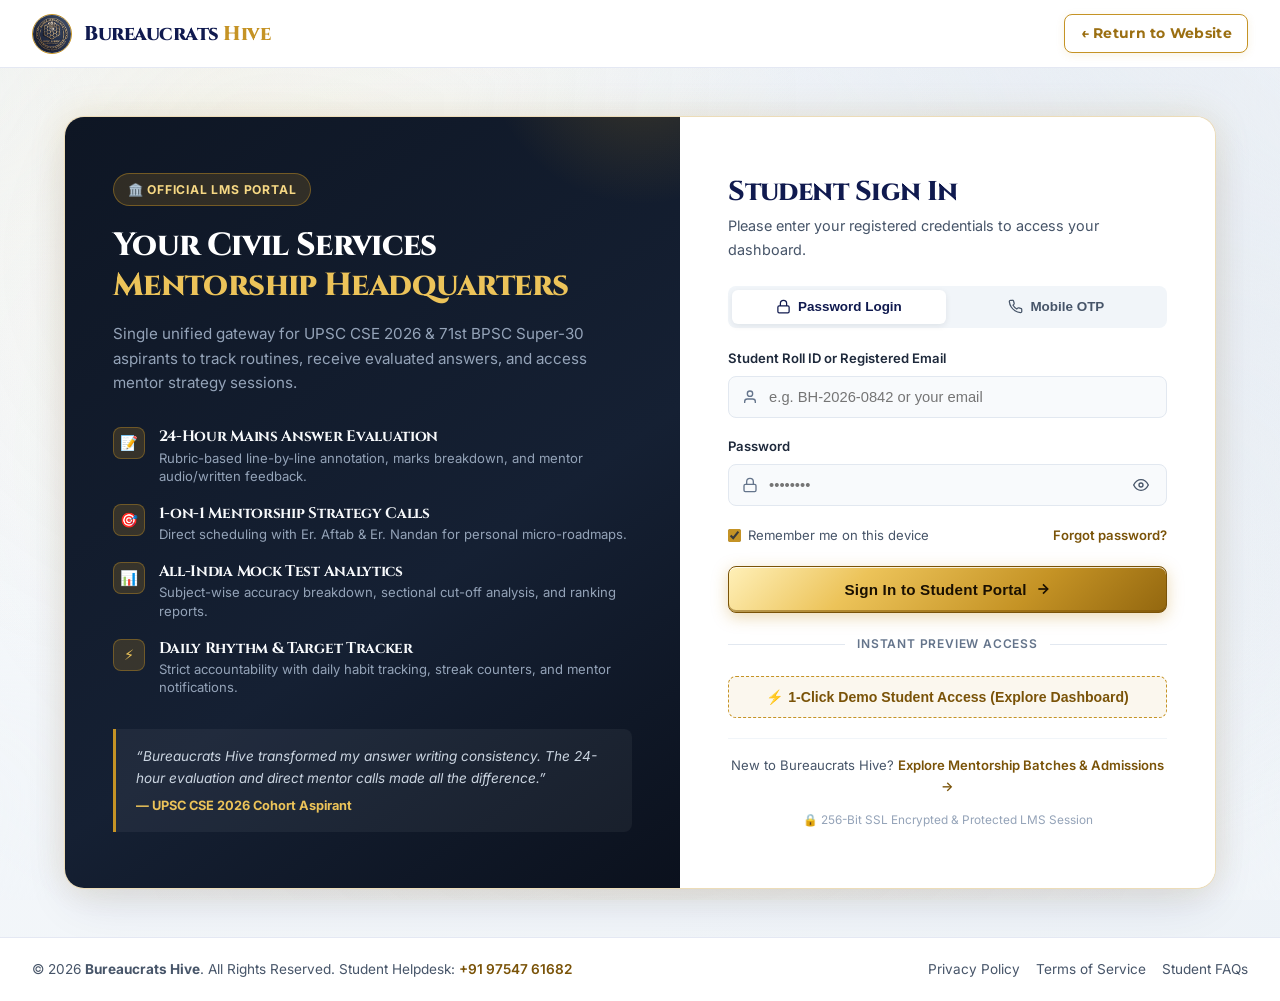
<file: login.html>
<!DOCTYPE html>
<html lang="en">
<head>
  <meta charset="UTF-8" />
  <meta name="viewport" content="width=device-width, initial-scale=1.0" />
  
  <title>Student LMS Login | Bureaucrats Hive</title>
  <meta name="description" content="Sign in to the Bureaucrats Hive Student LMS Portal. Access daily study roadmaps, 24-hour Mains answer evaluation, test series analytics, and 1-on-1 mentor sessions." />
  <meta name="author" content="Bureaucrats Hive" />
  <link rel="icon" type="image/png" href="assets/images/logo.png" />

  <!-- Google Fonts -->
  <link rel="preconnect" href="https://fonts.googleapis.com" />
  <link rel="preconnect" href="https://fonts.gstatic.com" crossorigin />
  <link href="https://fonts.googleapis.com/css2?family=Cinzel:wght@600;700;800;900&family=Inter:wght@300;400;500;600;700&family=Montserrat:wght@400;500;600;700;800;900&display=swap" rel="stylesheet" />

  <!-- Core Stylesheets -->
  <link rel="stylesheet" href="css/main.css?v=12" />
  <link rel="stylesheet" href="css/components.css?v=15" />

  <style>
    /* Dedicated Login Page Standalone Layout */
    body {
      background: radial-gradient(circle at 10% 20%, #F8FAFC 0%, #EDF2F7 100%);
      min-height: 100vh;
      display: flex;
      flex-direction: column;
      font-family: var(--font-body);
      color: var(--text-white);
    }

    .login-top-bar {
      background: #FFFFFF;
      border-bottom: 1px solid var(--ed-line);
      padding: 0.85rem 2rem;
      display: flex;
      align-items: center;
      justify-content: space-between;
    }

    .login-brand-link {
      display: flex;
      align-items: center;
      gap: 0.75rem;
      text-decoration: none;
    }

    .login-brand-title {
      font-family: var(--font-heading);
      font-size: 1.25rem;
      font-weight: 800;
      color: var(--ink);
      letter-spacing: -0.5px;
    }

    .login-brand-title span {
      color: var(--gold-primary);
    }

    .login-main-container {
      flex: 1;
      display: flex;
      align-items: center;
      justify-content: center;
      padding: 3rem 1.5rem;
      max-width: 1200px;
      margin: 0 auto;
      width: 100%;
    }

    .login-split-card {
      background: #FFFFFF;
      border: 1.5px solid var(--gold-border);
      border-radius: var(--radius-lg);
      box-shadow: 0 20px 50px -10px rgba(16, 26, 79, 0.12), 0 0 35px rgba(197, 147, 37, 0.15);
      display: grid;
      grid-template-columns: 1.15fr 1fr;
      overflow: hidden;
      width: 100%;
      min-height: 580px;
    }

    /* Left Showcase Panel (Luxury Dark Navy & Gold) */
    .login-showcase-panel {
      background: linear-gradient(145deg, #0E1624 0%, #152033 60%, #0B111D 100%);
      color: #FFFFFF;
      padding: 3.5rem 3rem;
      position: relative;
      display: flex;
      flex-direction: column;
      justify-content: space-between;
      overflow: hidden;
    }

    .login-showcase-panel::before {
      content: '';
      position: absolute;
      top: -30%;
      right: -20%;
      width: 320px;
      height: 320px;
      background: radial-gradient(circle, rgba(197, 147, 37, 0.25) 0%, transparent 70%);
      border-radius: 50%;
      pointer-events: none;
    }

    .login-badge-pill {
      display: inline-flex;
      align-items: center;
      gap: 0.5rem;
      background: rgba(197, 147, 37, 0.18);
      border: 1px solid rgba(197, 147, 37, 0.45);
      color: #F6D884;
      padding: 0.35rem 0.85rem;
      border-radius: var(--radius-full);
      font-size: 0.76rem;
      font-weight: 700;
      letter-spacing: 0.8px;
      text-transform: uppercase;
      margin-bottom: 1.25rem;
      width: fit-content;
    }

    .login-showcase-title {
      font-family: var(--font-heading);
      font-size: 2rem;
      font-weight: 800;
      line-height: 1.25;
      margin-bottom: 1rem;
      color: #FFFFFF;
    }

    .login-showcase-title span {
      color: #ECC359;
    }

    .login-showcase-desc {
      color: #94A3B8;
      font-size: 0.95rem;
      line-height: 1.6;
      margin-bottom: 2rem;
    }

    .login-feature-list {
      display: flex;
      flex-direction: column;
      gap: 1.15rem;
      margin-bottom: 2rem;
    }

    .login-feature-item {
      display: flex;
      align-items: flex-start;
      gap: 0.85rem;
    }

    .login-feature-icon {
      width: 32px;
      height: 32px;
      border-radius: 8px;
      background: rgba(197, 147, 37, 0.2);
      border: 1px solid rgba(197, 147, 37, 0.4);
      display: flex;
      align-items: center;
      justify-content: center;
      color: #ECC359;
      flex-shrink: 0;
      font-size: 0.9rem;
    }

    .login-feature-text h4 {
      font-size: 0.95rem;
      font-weight: 700;
      color: #F8FAFC;
      margin-bottom: 0.15rem;
    }

    .login-feature-text p {
      font-size: 0.82rem;
      color: #94A3B8;
      line-height: 1.4;
    }

    .login-trust-quote {
      background: rgba(255, 255, 255, 0.05);
      border-left: 3px solid var(--gold-primary);
      padding: 1rem 1.25rem;
      border-radius: 0 var(--radius-sm) var(--radius-sm) 0;
      font-size: 0.85rem;
      color: #CBD5E1;
      font-style: italic;
    }

    /* Right Form Panel */
    .login-form-panel {
      padding: 3.5rem 3rem;
      display: flex;
      flex-direction: column;
      justify-content: center;
      background: #FFFFFF;
    }

    .login-form-header {
      margin-bottom: 1.5rem;
    }

    .login-form-header h2 {
      font-family: var(--font-heading);
      font-size: 1.7rem;
      font-weight: 800;
      color: var(--ink);
      margin-bottom: 0.35rem;
    }

    .login-form-header p {
      font-size: 0.9rem;
      color: var(--text-slate);
    }

    .login-footer-bar {
      background: #FFFFFF;
      border-top: 1px solid var(--ed-line);
      padding: 1.25rem 2rem;
      text-align: center;
      font-size: 0.85rem;
      color: var(--text-slate);
      display: flex;
      align-items: center;
      justify-content: space-between;
      flex-wrap: wrap;
      gap: 1rem;
    }

    @media (max-width: 900px) {
      .login-split-card {
        grid-template-columns: 1fr;
      }
      .login-showcase-panel {
        padding: 2.5rem 2rem;
      }
      .login-form-panel {
        padding: 2.5rem 2rem;
      }
    }

    @media (max-width: 480px) {
      .login-top-bar {
        padding: 0.75rem 1rem;
      }
      .login-main-container {
        padding: 1rem;
      }
      .login-form-panel {
        padding: 1.75rem 1.25rem;
      }
      .login-showcase-panel {
        padding: 1.75rem 1.25rem;
      }
      .login-showcase-title {
        font-size: 1.5rem;
      }
    }
  </style>
</head>
<body>

  <!-- Top Simple Navigation Bar -->
  <header class="login-top-bar">
    <a href="index.html" class="login-brand-link">
      <img src="assets/images/emblem.png?v=7" alt="Bureaucrats Hive Emblem" style="width: 40px; height: 40px; border-radius: 50%; border: 1.5px solid var(--gold-primary);" />
      <div class="login-brand-title">Bureaucrats <span>Hive</span></div>
    </a>

    <div style="display: flex; align-items: center; gap: 1rem;">
      <a href="index.html" class="btn btn-outline-gold" style="font-size: 0.85rem; padding: 0.45rem 0.95rem;">
        &larr; Return to Website
      </a>
    </div>
  </header>

  <!-- Main Login Showcase Container -->
  <main class="login-main-container">
    <div class="login-split-card">

      <!-- Left Column: Prestigious EdTech Brand Showcase -->
      <section class="login-showcase-panel">
        <div>
          <div class="login-badge-pill">
            <span>🏛️ Official LMS Portal</span>
          </div>

          <h1 class="login-showcase-title">
            Your Civil Services <br />
            <span>Mentorship Headquarters</span>
          </h1>

          <p class="login-showcase-desc">
            Single unified gateway for UPSC CSE 2026 &amp; 71st BPSC Super-30 aspirants to track routines, receive evaluated answers, and access mentor strategy sessions.
          </p>

          <div class="login-feature-list">
            <div class="login-feature-item">
              <div class="login-feature-icon">📝</div>
              <div class="login-feature-text">
                <h4>24-Hour Mains Answer Evaluation</h4>
                <p>Rubric-based line-by-line annotation, marks breakdown, and mentor audio/written feedback.</p>
              </div>
            </div>

            <div class="login-feature-item">
              <div class="login-feature-icon">🎯</div>
              <div class="login-feature-text">
                <h4>1-on-1 Mentorship Strategy Calls</h4>
                <p>Direct scheduling with Er. Aftab &amp; Er. Nandan for personal micro-roadmaps.</p>
              </div>
            </div>

            <div class="login-feature-item">
              <div class="login-feature-icon">📊</div>
              <div class="login-feature-text">
                <h4>All-India Mock Test Analytics</h4>
                <p>Subject-wise accuracy breakdown, sectional cut-off analysis, and ranking reports.</p>
              </div>
            </div>

            <div class="login-feature-item">
              <div class="login-feature-icon">⚡</div>
              <div class="login-feature-text">
                <h4>Daily Rhythm &amp; Target Tracker</h4>
                <p>Strict accountability with daily habit tracking, streak counters, and mentor notifications.</p>
              </div>
            </div>
          </div>
        </div>

        <div class="login-trust-quote">
          &ldquo;Bureaucrats Hive transformed my answer writing consistency. The 24-hour evaluation and direct mentor calls made all the difference.&rdquo;
          <div style="margin-top: 0.35rem; font-weight: 700; color: #ECC359; font-style: normal; font-size: 0.8rem;">
            &mdash; UPSC CSE 2026 Cohort Aspirant
          </div>
        </div>
      </section>

      <!-- Right Column: Interactive Login Form -->
      <section class="login-form-panel">
        <div class="login-form-header">
          <h2>Student Sign In</h2>
          <p>Please enter your registered credentials to access your dashboard.</p>
        </div>

        <!-- Auth Mode Toggle Tabs -->
        <div class="auth-tabs-nav" role="tablist">
          <button class="auth-tab-btn active" id="authTabPwd" onclick="switchAuthTab('pwd')" type="button">
            <svg xmlns="http://www.w3.org/2000/svg" width="15" height="15" viewBox="0 0 24 24" fill="none" stroke="currentColor" stroke-width="2"><rect x="3" y="11" width="18" height="11" rx="2" ry="2"></rect><path d="M7 11V7a5 5 0 0 1 10 0v4"></path></svg>
            <span>Password Login</span>
          </button>
          <button class="auth-tab-btn" id="authTabOtp" onclick="switchAuthTab('otp')" type="button">
            <svg xmlns="http://www.w3.org/2000/svg" width="15" height="15" viewBox="0 0 24 24" fill="none" stroke="currentColor" stroke-width="2"><path d="M22 16.92v3a2 2 0 0 1-2.18 2 19.79 19.79 0 0 1-8.63-3.07 19.5 19.5 0 0 1-6-6 19.79 19.79 0 0 1-3.07-8.67A2 2 0 0 1 4.11 2h3a2 2 0 0 1 2 1.72 12.84 12.84 0 0 0 .7 2.81 2 2 0 0 1-.45 2.11L8.09 9.91a16 16 0 0 0 6 6l1.27-1.27a2 2 0 0 1 2.11-.45 12.84 12.84 0 0 0 2.81.7A2 2 0 0 1 22 16.92z"></path></svg>
            <span>Mobile OTP</span>
          </button>
        </div>

        <!-- Form 1: Password Login -->
        <form id="authFormPwd" onsubmit="return handleAuthPasswordSubmit(event)">
          <div class="auth-form-group">
            <label class="auth-form-label" for="authStudentId">Student Roll ID or Registered Email</label>
            <div class="auth-input-wrap">
              <span class="auth-input-icon">
                <svg xmlns="http://www.w3.org/2000/svg" width="16" height="16" viewBox="0 0 24 24" fill="none" stroke="currentColor" stroke-width="2"><path d="M20 21v-2a4 4 0 0 0-4-4H8a4 4 0 0 0-4 4v2"></path><circle cx="12" cy="7" r="4"></circle></svg>
              </span>
              <input type="text" id="authStudentId" class="auth-input" placeholder="e.g. BH-2026-0842 or your email" required autocomplete="username" />
            </div>
          </div>

          <div class="auth-form-group">
            <label class="auth-form-label" for="authPassword">Password</label>
            <div class="auth-input-wrap">
              <span class="auth-input-icon">
                <svg xmlns="http://www.w3.org/2000/svg" width="16" height="16" viewBox="0 0 24 24" fill="none" stroke="currentColor" stroke-width="2"><rect x="3" y="11" width="18" height="11" rx="2" ry="2"></rect><path d="M7 11V7a5 5 0 0 1 10 0v4"></path></svg>
              </span>
              <input type="password" id="authPassword" class="auth-input" placeholder="••••••••" required autocomplete="current-password" />
              <button type="button" class="auth-toggle-pwd" onclick="toggleAuthPassword('authPassword', this)" aria-label="Toggle password visibility">
                <svg xmlns="http://www.w3.org/2000/svg" width="16" height="16" viewBox="0 0 24 24" fill="none" stroke="currentColor" stroke-width="2"><path d="M1 12s4-8 11-8 11 8 11 8-4 8-11 8-11-8-11-8z"></path><circle cx="12" cy="12" r="3"></circle></svg>
              </button>
            </div>
          </div>

          <div class="auth-extra-row">
            <label class="auth-remember-label">
              <input type="checkbox" checked style="accent-color: var(--gold-primary);" />
              <span>Remember me on this device</span>
            </label>
            <a href="javascript:void(0)" onclick="alert('Password reset link sent to your registered WhatsApp & Email. Contact +91 97547 61682 if you need immediate assistance.');" class="auth-forgot-link">Forgot password?</a>
          </div>

          <button type="submit" class="auth-btn-submit" id="authSubmitBtn">
            <span>Sign In to Student Portal</span>
            <svg xmlns="http://www.w3.org/2000/svg" width="16" height="16" viewBox="0 0 24 24" fill="none" stroke="currentColor" stroke-width="2.5"><line x1="5" y1="12" x2="19" y2="12"></line><polyline points="12 5 19 12 12 19"></polyline></svg>
          </button>
        </form>

        <!-- Form 2: Mobile OTP Login -->
        <form id="authFormOtp" onsubmit="return handleAuthOtpSubmit(event)" style="display: none;">
          <div class="auth-form-group">
            <label class="auth-form-label" for="authOtpPhone">Registered Mobile Number</label>
            <div style="display: flex; gap: 8px;">
              <div class="auth-input-wrap" style="flex: 1;">
                <span class="auth-input-icon">
                  <svg xmlns="http://www.w3.org/2000/svg" width="16" height="16" viewBox="0 0 24 24" fill="none" stroke="currentColor" stroke-width="2"><path d="M22 16.92v3a2 2 0 0 1-2.18 2 19.79 19.79 0 0 1-8.63-3.07 19.5 19.5 0 0 1-6-6 19.79 19.79 0 0 1-3.07-8.67A2 2 0 0 1 4.11 2h3a2 2 0 0 1 2 1.72 12.84 12.84 0 0 0 .7 2.81 2 2 0 0 1-.45 2.11L8.09 9.91a16 16 0 0 0 6 6l1.27-1.27a2 2 0 0 1 2.11-.45 12.84 12.84 0 0 0 2.81.7A2 2 0 0 1 22 16.92z"></path></svg>
                </span>
                <input type="tel" id="authOtpPhone" class="auth-input" placeholder="10-digit mobile number" maxlength="10" />
              </div>
              <button type="button" class="btn btn-outline-gold" style="white-space: nowrap; padding: 0.75rem 1rem; font-size: 0.85rem;" onclick="sendAuthOtp()">Send OTP</button>
            </div>
          </div>

          <div class="auth-form-group" id="authOtpCodeGroup" style="display: none;">
            <label class="auth-form-label" for="authOtpCode">Enter 4-Digit OTP (Hint: 7429)</label>
            <div class="auth-input-wrap">
              <span class="auth-input-icon">
                <svg xmlns="http://www.w3.org/2000/svg" width="16" height="16" viewBox="0 0 24 24" fill="none" stroke="currentColor" stroke-width="2"><rect x="3" y="11" width="18" height="11" rx="2" ry="2"></rect><path d="M7 11V7a5 5 0 0 1 10 0v4"></path></svg>
              </span>
              <input type="text" id="authOtpCode" class="auth-input" placeholder="7429" maxlength="6" style="letter-spacing: 4px; font-weight: 700;" />
            </div>
          </div>

          <button type="submit" class="auth-btn-submit" style="margin-top: 1rem;">
            <span>Verify &amp; Enter Portal</span>
            <svg xmlns="http://www.w3.org/2000/svg" width="16" height="16" viewBox="0 0 24 24" fill="none" stroke="currentColor" stroke-width="2.5"><polyline points="20 6 9 17 4 12"></polyline></svg>
          </button>
        </form>

        <!-- Fast Demo Access -->
        <div class="auth-divider-line">
          <span>Instant Preview Access</span>
        </div>

        <button type="button" class="auth-demo-btn" onclick="quickDemoLogin()">
          <span>⚡ 1-Click Demo Student Access (Explore Dashboard)</span>
        </button>

        <div class="auth-footer-notes">
          New to Bureaucrats Hive? <a href="index.html#pricing">Explore Mentorship Batches &amp; Admissions &rarr;</a>
          <div class="auth-security-tag">
            <span>🔒 256-Bit SSL Encrypted &amp; Protected LMS Session</span>
          </div>
        </div>
      </section>

    </div>
  </main>

  <!-- Login Page Footer -->
  <footer class="login-footer-bar">
    <div>
      &copy; 2026 <strong>Bureaucrats Hive</strong>. All Rights Reserved. Student Helpdesk: <a href="tel:+919754761682" style="color: var(--gold-dark); text-decoration: none; font-weight: 600;">+91 97547 61682</a>
    </div>
    <div style="display: flex; gap: 1rem;">
      <a href="index.html#about" style="color: var(--text-slate); text-decoration: none;">Privacy Policy</a>
      <a href="index.html#about" style="color: var(--text-slate); text-decoration: none;">Terms of Service</a>
      <a href="index.html#faq" style="color: var(--text-slate); text-decoration: none;">Student FAQs</a>
    </div>
  </footer>

  <!-- Core Scripts -->
  <script src="js/app.js?v=12"></script>
</body>
</html>
</file>
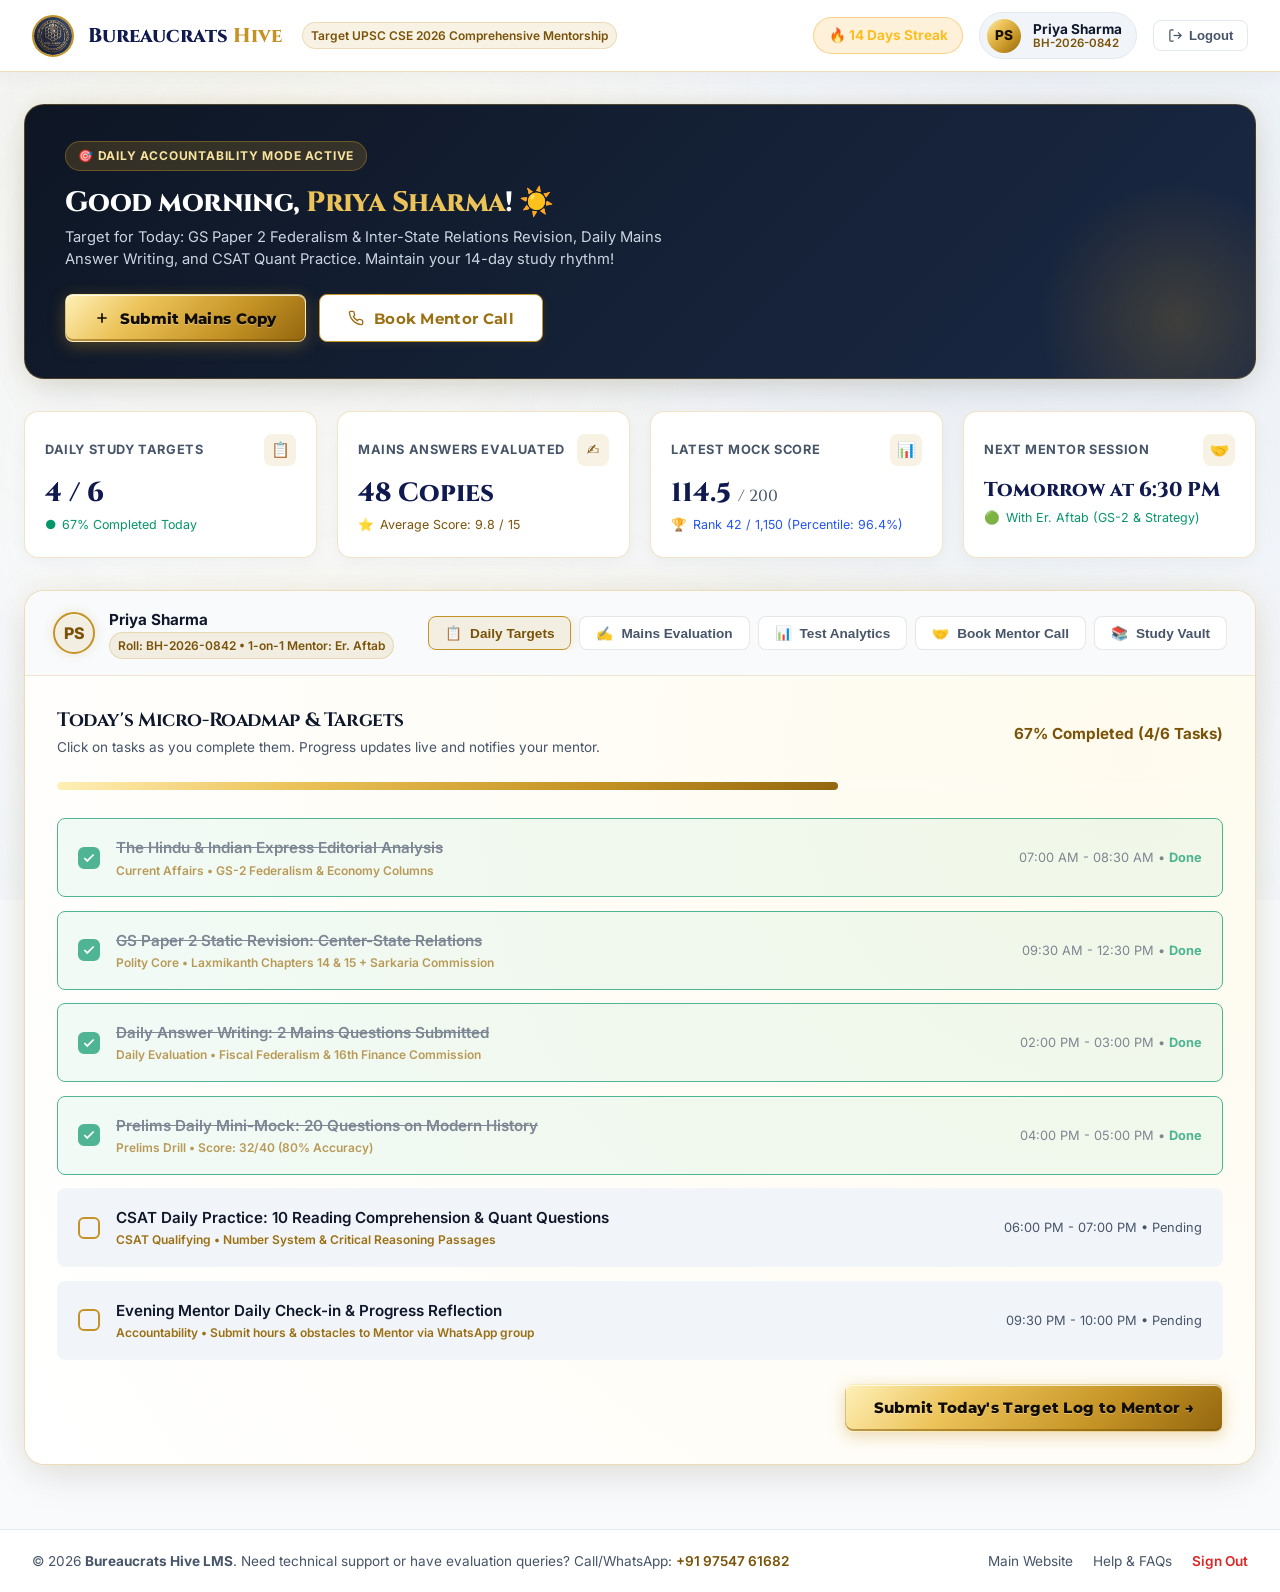
<file: portal.html>
<!DOCTYPE html>
<html lang="en">
<head>
  <meta charset="UTF-8" />
  <meta name="viewport" content="width=device-width, initial-scale=1.0" />
  
  <title>Student LMS Dashboard | Bureaucrats Hive</title>
  <meta name="description" content="Bureaucrats Hive Student Portal Dashboard. Daily target tracker, Mains answer writing evaluations, mock test analytics, and 1-on-1 mentor booking." />
  <link rel="icon" type="image/png" href="assets/images/logo.png" />

  <!-- Google Fonts: Cinzel, Montserrat, Inter -->
  <link rel="preconnect" href="https://fonts.googleapis.com" />
  <link rel="preconnect" href="https://fonts.gstatic.com" crossorigin />
  <link href="https://fonts.googleapis.com/css2?family=Cinzel:wght@600;700;800;900&family=Inter:wght@300;400;500;600;700&family=Montserrat:wght@400;500;600;700;800;900&display=swap" rel="stylesheet" />

  <!-- Stylesheets -->
  <link rel="stylesheet" href="css/main.css?v=12" />
  <link rel="stylesheet" href="css/components.css?v=15" />
  <link rel="stylesheet" href="css/portal.css?v=15" />
</head>
<body class="portal-page-body">

  <!-- Top Sticky Navigation Bar -->
  <header class="portal-nav-bar">
    <div style="display: flex; align-items: center; gap: 1.25rem;">
      <a href="index.html" class="portal-brand-wrap" title="Return to Main Website">
        <img src="assets/images/emblem.png?v=7" alt="Bureaucrats Hive Emblem" style="width: 42px; height: 42px; border-radius: 50%; border: 2px solid var(--gold-primary);" />
        <div class="portal-brand-text">Bureaucrats <span>Hive</span></div>
      </a>

      <span class="portal-batch-tag dynamic-student-batch" style="display: inline-block;">
        Target UPSC CSE 2026 Comprehensive Mentorship
      </span>
    </div>

    <!-- Right Profile & Logout Actions -->
    <div class="portal-nav-actions">
      <!-- Streak Badge -->
      <div class="streak-counter" id="portalStreakCount" style="margin-bottom: 0;">
        🔥 14 Days Streak
      </div>

      <!-- Student Profile Chip -->
      <div class="portal-student-chip">
        <div class="portal-chip-avatar dynamic-student-avatar">PS</div>
        <div class="portal-chip-info">
          <div class="portal-chip-name dynamic-student-name">Priya Sharma</div>
          <div class="portal-chip-id dynamic-student-id">BH-2026-0842</div>
        </div>
      </div>

      <!-- Logout Button -->
      <button class="portal-logout-btn" onclick="logoutStudent()" title="Sign Out of Portal">
        <svg xmlns="http://www.w3.org/2000/svg" width="15" height="15" viewBox="0 0 24 24" fill="none" stroke="currentColor" stroke-width="2"><path d="M9 21H5a2 2 0 0 1-2-2V5a2 2 0 0 1 2-2h4"></path><polyline points="16 17 21 12 16 7"></polyline><line x1="21" y1="12" x2="9" y2="12"></line></svg>
        <span>Logout</span>
      </button>
    </div>
  </header>

  <!-- Main Dashboard App Wrap -->
  <main class="portal-main-wrap">

    <!-- 1. Personalized Welcome Hero Card -->
    <section class="portal-welcome-hero">
      <div class="portal-hero-greeting">
        <div class="portal-hero-badge">
          <span>🎯 Daily Accountability Mode Active</span>
        </div>
        <h1>
          Good morning, <span class="dynamic-student-name">Priya Sharma</span>! ☀️
        </h1>
        <p>
          Target for Today: GS Paper 2 Federalism &amp; Inter-State Relations Revision, Daily Mains Answer Writing, and CSAT Quant Practice. Maintain your 14-day study rhythm!
        </p>
      </div>

      <div class="portal-hero-actions">
        <button class="btn btn-gold" onclick="document.querySelector('[data-tab=\'tab-answers\']').click(); document.getElementById('answerCopyFile').scrollIntoView({behavior:'smooth'});">
          <svg xmlns="http://www.w3.org/2000/svg" width="16" height="16" viewBox="0 0 24 24" fill="none" stroke="currentColor" stroke-width="2.5"><line x1="12" y1="5" x2="12" y2="19"></line><line x1="5" y1="12" x2="19" y2="12"></line></svg>
          <span>Submit Mains Copy</span>
        </button>

        <button class="btn btn-outline-gold" onclick="document.querySelector('[data-tab=\'tab-mentor-booking\']').click();">
          <svg xmlns="http://www.w3.org/2000/svg" width="16" height="16" viewBox="0 0 24 24" fill="none" stroke="currentColor" stroke-width="2"><path d="M22 16.92v3a2 2 0 0 1-2.18 2 19.79 19.79 0 0 1-8.63-3.07 19.5 19.5 0 0 1-6-6 19.79 19.79 0 0 1-3.07-8.67A2 2 0 0 1 4.11 2h3a2 2 0 0 1 2 1.72 12.84 12.84 0 0 0 .7 2.81 2 2 0 0 1-.45 2.11L8.09 9.91a16 16 0 0 0 6 6l1.27-1.27a2 2 0 0 1 2.11-.45 12.84 12.84 0 0 0 2.81.7A2 2 0 0 1 22 16.92z"></path></svg>
          <span>Book Mentor Call</span>
        </button>
      </div>
    </section>

    <!-- 2. KPI Summary Cards Grid -->
    <section class="portal-kpi-grid">
      <div class="portal-kpi-card">
        <div class="portal-kpi-header">
          <span class="portal-kpi-title">Daily Study Targets</span>
          <span class="portal-kpi-icon">📋</span>
        </div>
        <div class="portal-kpi-val" id="kpiDailyTasksDone">4 / 6</div>
        <div class="portal-kpi-sub" style="color: var(--color-success);">
          <span>●</span> <span>67% Completed Today</span>
        </div>
      </div>

      <div class="portal-kpi-card">
        <div class="portal-kpi-header">
          <span class="portal-kpi-title">Mains Answers Evaluated</span>
          <span class="portal-kpi-icon">✍️</span>
        </div>
        <div class="portal-kpi-val">48 Copies</div>
        <div class="portal-kpi-sub" style="color: var(--gold-dark);">
          <span>⭐</span> <span>Average Score: 9.8 / 15</span>
        </div>
      </div>

      <div class="portal-kpi-card">
        <div class="portal-kpi-header">
          <span class="portal-kpi-title">Latest Mock Score</span>
          <span class="portal-kpi-icon">📊</span>
        </div>
        <div class="portal-kpi-val">114.5 <span style="font-size: 1rem; color: var(--text-slate); font-weight: 500;">/ 200</span></div>
        <div class="portal-kpi-sub" style="color: var(--blue);">
          <span>🏆</span> <span>Rank 42 / 1,150 (Percentile: 96.4%)</span>
        </div>
      </div>

      <div class="portal-kpi-card">
        <div class="portal-kpi-header">
          <span class="portal-kpi-title">Next Mentor Session</span>
          <span class="portal-kpi-icon">🤝</span>
        </div>
        <div class="portal-kpi-val" id="kpiNextCall" style="font-size: 1.25rem;">Tomorrow at 6:30 PM</div>
        <div class="portal-kpi-sub" style="color: var(--color-success);">
          <span>🟢</span> <span>With Er. Aftab (GS-2 &amp; Strategy)</span>
        </div>
      </div>
    </section>

    <!-- 3. Interactive Student Portal Showcase Box & Tabs -->
    <div class="portal-showcase-box">

      <!-- Window Header with Tab Bar -->
      <div class="portal-top-header">
        <div class="portal-user-badge">
          <div class="portal-avatar dynamic-student-avatar">PS</div>
          <div>
            <div class="portal-student-name dynamic-student-name">Priya Sharma</div>
            <div class="portal-batch-tag">Roll: <span class="dynamic-student-id">BH-2026-0842</span> &bull; 1-on-1 Mentor: Er. Aftab</div>
          </div>
        </div>

        <nav class="portal-nav-tabs" role="tablist">
          <button class="portal-tab-btn active" data-tab="tab-tracker" type="button">
            <span>📋</span> Daily Targets
          </button>
          <button class="portal-tab-btn" data-tab="tab-answers" type="button">
            <span>✍️</span> Mains Evaluation
          </button>
          <button class="portal-tab-btn" data-tab="tab-analytics" type="button">
            <span>📊</span> Test Analytics
          </button>
          <button class="portal-tab-btn" data-tab="tab-mentor-booking" type="button">
            <span>🤝</span> Book Mentor Call
          </button>
          <button class="portal-tab-btn" data-tab="tab-study-vault" type="button">
            <span>📚</span> Study Vault
          </button>
        </nav>
      </div>

      <!-- Tab Panels Container -->
      <div class="portal-content-body">

        <!-- TAB 1: Daily Target Tracker -->
        <div class="portal-tab-panel active" id="tab-tracker">
          <div class="tracker-header">
            <div>
              <h3 style="font-size: 1.2rem; color: var(--text-white); margin-bottom: 0.25rem;">Today's Micro-Roadmap &amp; Targets</h3>
              <p style="font-size: 0.85rem; color: var(--text-slate);">Click on tasks as you complete them. Progress updates live and notifies your mentor.</p>
            </div>
            <div style="font-size: 0.95rem; font-weight: 700; color: var(--gold-dark);" id="portalProgressPercent">
              67% Completed (4/6 Tasks)
            </div>
          </div>

          <div class="progress-bar-container">
            <div class="progress-bar-fill" style="width: 67%;"></div>
          </div>

          <div class="task-list">
            <div class="task-item completed">
              <div class="task-left">
                <div class="custom-checkbox">
                  <svg xmlns="http://www.w3.org/2000/svg" width="14" height="14" viewBox="0 0 24 24" fill="none" stroke="currentColor" stroke-width="3"><polyline points="20 6 9 17 4 12"></polyline></svg>
                </div>
                <div>
                  <div class="task-info-title">The Hindu &amp; Indian Express Editorial Analysis</div>
                  <div class="task-info-tag">Current Affairs &bull; GS-2 Federalism &amp; Economy Columns</div>
                </div>
              </div>
              <div class="task-time">07:00 AM - 08:30 AM &bull; <strong style="color:var(--color-success)">Done</strong></div>
            </div>

            <div class="task-item completed">
              <div class="task-left">
                <div class="custom-checkbox">
                  <svg xmlns="http://www.w3.org/2000/svg" width="14" height="14" viewBox="0 0 24 24" fill="none" stroke="currentColor" stroke-width="3"><polyline points="20 6 9 17 4 12"></polyline></svg>
                </div>
                <div>
                  <div class="task-info-title">GS Paper 2 Static Revision: Center-State Relations</div>
                  <div class="task-info-tag">Polity Core &bull; Laxmikanth Chapters 14 &amp; 15 + Sarkaria Commission</div>
                </div>
              </div>
              <div class="task-time">09:30 AM - 12:30 PM &bull; <strong style="color:var(--color-success)">Done</strong></div>
            </div>

            <div class="task-item completed">
              <div class="task-left">
                <div class="custom-checkbox">
                  <svg xmlns="http://www.w3.org/2000/svg" width="14" height="14" viewBox="0 0 24 24" fill="none" stroke="currentColor" stroke-width="3"><polyline points="20 6 9 17 4 12"></polyline></svg>
                </div>
                <div>
                  <div class="task-info-title">Daily Answer Writing: 2 Mains Questions Submitted</div>
                  <div class="task-info-tag">Daily Evaluation &bull; Fiscal Federalism &amp; 16th Finance Commission</div>
                </div>
              </div>
              <div class="task-time">02:00 PM - 03:00 PM &bull; <strong style="color:var(--color-success)">Done</strong></div>
            </div>

            <div class="task-item completed">
              <div class="task-left">
                <div class="custom-checkbox">
                  <svg xmlns="http://www.w3.org/2000/svg" width="14" height="14" viewBox="0 0 24 24" fill="none" stroke="currentColor" stroke-width="3"><polyline points="20 6 9 17 4 12"></polyline></svg>
                </div>
                <div>
                  <div class="task-info-title">Prelims Daily Mini-Mock: 20 Questions on Modern History</div>
                  <div class="task-info-tag">Prelims Drill &bull; Score: 32/40 (80% Accuracy)</div>
                </div>
              </div>
              <div class="task-time">04:00 PM - 05:00 PM &bull; <strong style="color:var(--color-success)">Done</strong></div>
            </div>

            <div class="task-item">
              <div class="task-left">
                <div class="custom-checkbox"></div>
                <div>
                  <div class="task-info-title">CSAT Daily Practice: 10 Reading Comprehension &amp; Quant Questions</div>
                  <div class="task-info-tag">CSAT Qualifying &bull; Number System &amp; Critical Reasoning Passages</div>
                </div>
              </div>
              <div class="task-time">06:00 PM - 07:00 PM &bull; Pending</div>
            </div>

            <div class="task-item">
              <div class="task-left">
                <div class="custom-checkbox"></div>
                <div>
                  <div class="task-info-title">Evening Mentor Daily Check-in &amp; Progress Reflection</div>
                  <div class="task-info-tag">Accountability &bull; Submit hours &amp; obstacles to Mentor via WhatsApp group</div>
                </div>
              </div>
              <div class="task-time">09:30 PM - 10:00 PM &bull; Pending</div>
            </div>
          </div>

          <div style="margin-top: 1.5rem; text-align: right;">
            <button class="btn btn-gold" onclick="window.showToast('✅ Daily Study Target Log Submitted to Mentors (Er. Aftab & Er. Nandan).', 'success')">
              Submit Today's Target Log to Mentor &rarr;
            </button>
          </div>
        </div>

        <!-- TAB 2: Mains Answer Writing Evaluation -->
        <div class="portal-tab-panel" id="tab-answers">
          <div class="eval-grid">
            
            <!-- Evaluated Sheet Sample -->
            <div class="answer-sheet-preview">
              <div class="sample-answer-header">
                <div style="font-size: 0.85rem; color: var(--gold-dark); font-weight: 700;">GS PAPER 2 &bull; MAINS QUESTION #14</div>
                <div style="font-size: 0.95rem; font-weight: 700; color: var(--text-white); margin-top: 0.35rem; line-height: 1.4;">
                  &ldquo;Discuss the emerging challenges in Indian Federalism with specific reference to fiscal federalism and recent Finance Commission recommendations.&rdquo; (15 Marks, 250 Words)
                </div>
              </div>

              <div style="font-size: 0.88rem; line-height: 1.6; color: var(--text-ivory); margin-top: 1rem;">
                <p>
                  <strong>Introduction:</strong> Indian federalism is quasi-federal in nature (K.C. Wheare), balancing national integration with regional autonomy. Article 1 of the Constitution establishes India as a 'Union of States'...
                </p>

                <div class="mentor-annotation praise">
                  &check; <strong>Mentor Note:</strong> Strong opening mentioning Article 1 and K.C. Wheare quote. Crisp introduction (+1.0 mark).
                </div>

                <p style="margin-top: 0.75rem;">
                  <strong>Emerging Fiscal Challenges:</strong>
                  <br />1. Cesses &amp; Surcharges: Rising share of non-divisible pool shrinking states' effective devolution (approx 18-20% of gross tax revenue).
                  <br />2. GST Compensation Cess phase-out putting pressure on state own-tax revenues.
                </p>

                <div class="mentor-annotation">
                  &cross; <strong>Correction:</strong> Add 15th Finance Commission specific data on vertical devolution (41%). Also cite Sarkaria Commission recommendation on limiting cesses.
                </div>

                <p style="margin-top: 0.75rem;">
                  <strong>Way Forward:</strong> Strengthening Inter-State Council under Article 263 and establishing cooperative federalism through consensus-based fiscal councils.
                </p>

                <div class="mentor-annotation praise">
                  &check; <strong>Structure:</strong> Very clean sub-headings and constitutional article citations. Good presentation flow!
                </div>
              </div>
            </div>

            <!-- Scorecard & Upload New Copy -->
            <div>
              <div class="eval-scorecard">
                <div class="eval-score-total">
                  <div style="font-size: 0.82rem; text-transform: uppercase; letter-spacing: 0.8px; color: var(--text-slate); font-weight: 700;">Score Awarded</div>
                  <div class="score-num">9.5 <span style="font-size: 1.1rem; color: var(--text-slate); font-weight: 500;">/ 15</span></div>
                  <div style="font-size: 0.78rem; color: var(--color-success); font-weight: 700; margin-top: 2px;">
                    &uarr; Top 8% of Cohort (Mains Standard Quality)
                  </div>
                </div>

                <div style="margin-bottom: 1.25rem;">
                  <div class="eval-rubric-row">
                    <span>Demand of Question:</span>
                    <span>3.0 / 4.0</span>
                  </div>
                  <div class="eval-rubric-row">
                    <span>Constitutional Articles &amp; Data:</span>
                    <span>2.5 / 4.0</span>
                  </div>
                  <div class="eval-rubric-row">
                    <span>Sarkaria/Punchhi Recommendations:</span>
                    <span>2.0 / 4.0</span>
                  </div>
                  <div class="eval-rubric-row">
                    <span>Structure &amp; Conclusion:</span>
                    <span>2.0 / 4.0</span>
                  </div>
                </div>

                <div style="border-top: 1px solid rgba(15,23,42,0.08); padding-top: 0.85rem; font-size: 0.82rem; color: var(--text-slate); line-height: 1.5;">
                  <strong style="color: var(--gold-dark);">Senior Mentor Verdict (Er. Aftab):</strong> 
                  &ldquo;High conceptual clarity and legible handwriting. In the next test, incorporate a neat flow chart of the divisible pool mechanism to secure 10.5+ marks.&rdquo;
                </div>

                <div style="margin-top: 1rem;">
                  <button class="btn btn-outline-gold" style="width: 100%; font-size: 0.85rem;" onclick="downloadStudyResource('Evaluated-Mains-Copy-BH-2026-0842.pdf')">
                    📥 Download Annotated Evaluated Copy (PDF)
                  </button>
                </div>
              </div>

              <!-- Upload New Copy Form -->
              <div style="background: #FFFFFF; border: 1.5px solid var(--gold-border); border-radius: var(--radius-md); padding: 1.25rem; margin-top: 1.25rem; box-shadow: 0 4px 14px rgba(15,23,42,0.04);">
                <h4 style="font-size: 0.95rem; font-weight: 700; color: var(--ink); margin-bottom: 0.25rem;">Upload New Answer Copy for Evaluation</h4>
                <p style="font-size: 0.8rem; color: var(--text-slate); margin-bottom: 0.85rem;">Guaranteed evaluated copy delivery within 24 hours.</p>

                <form id="answerUploadForm">
                  <div style="margin-bottom: 0.75rem;">
                    <label style="font-size: 0.78rem; font-weight: 600; color: var(--text-ivory); display: block; margin-bottom: 0.25rem;">Select GS Paper</label>
                    <select id="answerCopyPaper" class="auth-input" style="padding-left: 0.85rem; font-size: 0.85rem;">
                      <option value="GS Paper 1 (History, Geography, Society)">GS Paper 1 (History, Geography, Society)</option>
                      <option value="GS Paper 2 (Polity, Governance, IR)" selected>GS Paper 2 (Polity, Governance, IR)</option>
                      <option value="GS Paper 3 (Economy, Science Tech, Ecology)">GS Paper 3 (Economy, Science Tech, Ecology)</option>
                      <option value="GS Paper 4 (Ethics, Integrity & Aptitude)">GS Paper 4 (Ethics, Integrity & Aptitude)</option>
                      <option value="Essay Paper (Philosophical & Socio-Economic)">Essay Paper (Philosophical & Socio-Economic)</option>
                    </select>
                  </div>

                  <div style="margin-bottom: 0.85rem;">
                    <label style="font-size: 0.78rem; font-weight: 600; color: var(--text-ivory); display: block; margin-bottom: 0.25rem;">Select PDF Copy</label>
                    <input type="file" id="answerCopyFile" accept=".pdf,image/*" required class="auth-input" style="padding-left: 0.85rem; font-size: 0.82rem;" />
                  </div>

                  <button type="submit" class="auth-btn-submit" style="padding: 0.65rem 1rem; font-size: 0.88rem;">
                    <span>Submit Answer Copy (24h Evaluation)</span>
                  </button>
                </form>

                <div id="answerUploadSuccess" style="display: none;"></div>
              </div>

            </div>

          </div>
        </div>

        <!-- TAB 3: Prelims & Mains Mock Analytics -->
        <div class="portal-tab-panel" id="tab-analytics">
          <div class="analytics-stats-grid">
            <div class="analytic-card">
              <div class="analytic-val">114.5</div>
              <div class="analytic-lbl">Latest Mock Score (Cutoff: 88.0)</div>
            </div>
            <div class="analytic-card">
              <div class="analytic-val">96.4%</div>
              <div class="analytic-lbl">All-India Percentile (Rank 42/1,150)</div>
            </div>
            <div class="analytic-card">
              <div class="analytic-val">78.2%</div>
              <div class="analytic-lbl">Accuracy Rate (68 Correct / 18 Incorrect)</div>
            </div>
          </div>

          <div style="background: #FFFFFF; border: 1px solid var(--gold-border); border-radius: var(--radius-sm); padding: 1.5rem; margin-bottom: 1.5rem; box-shadow: 0 4px 14px rgba(15,23,42,0.03);">
            <h4 style="font-size: 1rem; color: var(--ink); margin-bottom: 1.25rem; font-weight: 700;">Subject-Wise Performance Breakdown</h4>

            <div class="subject-bar-item">
              <div class="subject-bar-header">
                <span>Indian Polity &amp; Governance</span>
                <span style="color: var(--color-success); font-weight: 700;">88% Accuracy (Strong)</span>
              </div>
              <div class="subject-bar-track">
                <div class="subject-bar-val" style="width: 88%;"></div>
              </div>
            </div>

            <div class="subject-bar-item">
              <div class="subject-bar-header">
                <span>Modern Indian History &amp; Art/Culture</span>
                <span style="color: var(--gold-dark); font-weight: 700;">72% Accuracy (Good)</span>
              </div>
              <div class="subject-bar-track">
                <div class="subject-bar-val" style="width: 72%;"></div>
              </div>
            </div>

            <div class="subject-bar-item">
              <div class="subject-bar-header">
                <span>Economy &amp; Budget Analysis</span>
                <span style="color: var(--color-warning); font-weight: 700;">64% Accuracy (Moderate)</span>
              </div>
              <div class="subject-bar-track">
                <div class="subject-bar-val" style="width: 64%;"></div>
              </div>
            </div>

            <div class="subject-bar-item">
              <div class="subject-bar-header">
                <span>Environment, Ecology &amp; Science Tech</span>
                <span style="color: #DC2626; font-weight: 700;">52% Accuracy (Needs Attention)</span>
              </div>
              <div class="subject-bar-track">
                <div class="subject-bar-val" style="width: 52%; background: #EF4444;"></div>
              </div>
            </div>
          </div>

          <!-- Actionable Mentorship Prescription -->
          <div style="background: rgba(197, 147, 37, 0.08); border-left: 4px solid var(--gold-primary); border-radius: 0 var(--radius-sm) var(--radius-sm) 0; padding: 1.25rem; font-size: 0.88rem; color: var(--text-ivory); line-height: 1.5;">
            <strong>Mentor Prescription (Er. Nandan):</strong> &ldquo;Priya, your Polity and History scores are well above the safe cutoff. However, 12 negative marks occurred in Environment treaties and National Parks questions. Revise the <em>Environment Value Vault Compendium</em> before Mock 5.&rdquo;
          </div>
        </div>

        <!-- TAB 4: 1-on-1 Mentor Slot Booking -->
        <div class="portal-tab-panel" id="tab-mentor-booking">
          <div class="mentor-profile-box">
            <div class="mentor-profile-avatar">EA</div>
            <div>
              <h4 style="color: var(--ink); font-size: 1.15rem; font-weight: 700;">Er. Aftab (Chief Mentor &amp; Co-Founder)</h4>
              <p style="font-size: 0.85rem; color: var(--gold-dark); font-weight: 600;">Civil Services Strategist &amp; GS-2/GS-4 Mains Evaluator &bull; 9+ Years Experience</p>
              <p style="font-size: 0.82rem; color: var(--text-slate); margin-top: 0.25rem;">Co-mentoring with Er. Nandan (BPSC &amp; Analytical Problem Solving Expert)</p>
            </div>
          </div>

          <div style="background: #FFFFFF; border: 1px solid rgba(15,23,42,0.12); border-radius: var(--radius-sm); padding: 1.5rem; box-shadow: 0 4px 14px rgba(15,23,42,0.03);">
            <h4 style="font-size: 1rem; color: var(--ink); margin-bottom: 0.35rem; font-weight: 700;">Select Available 1-on-1 Strategy Call Slot:</h4>
            <p style="font-size: 0.84rem; color: var(--text-slate);">Sessions are 100% private, conducted via Google Meet / Zoom (Duration: 30-45 mins).</p>

            <div class="slots-grid">
              <button type="button" class="slot-btn" data-slot="Tomorrow • 4:00 PM">Tomorrow &bull; 4:00 PM</button>
              <button type="button" class="slot-btn selected" data-slot="Tomorrow • 6:30 PM">Tomorrow &bull; 6:30 PM</button>
              <button type="button" class="slot-btn" data-slot="Thursday • 11:00 AM">Thursday &bull; 11:00 AM</button>
              <button type="button" class="slot-btn" data-slot="Thursday • 5:00 PM">Thursday &bull; 5:00 PM</button>
              <button type="button" class="slot-btn" data-slot="Friday • 3:00 PM">Friday &bull; 3:00 PM</button>
              <button type="button" class="slot-btn" data-slot="Saturday • 7:00 PM">Saturday &bull; 7:00 PM</button>
            </div>

            <div style="display: flex; gap: 1rem; align-items: center; margin-top: 1.5rem;">
              <button type="button" id="confirmSlotBookingBtn" class="btn btn-gold">
                Confirm Mentorship Slot &amp; Generate Link
              </button>
            </div>

            <div id="slotBookedAlert" style="display: none;"></div>
          </div>
        </div>

        <!-- TAB 5: Study Vault & Curated Notes -->
        <div class="portal-tab-panel" id="tab-study-vault">
          <div style="margin-bottom: 1.5rem;">
            <h3 style="font-size: 1.2rem; color: var(--ink); font-weight: 700;">Bureaucrats Hive Curated Study Vault</h3>
            <p style="font-size: 0.85rem; color: var(--text-slate);">High-yield value addition compendiums, Supreme Court judgment tables, and monthly digests.</p>
          </div>

          <div class="study-vault-grid">
            <div class="study-vault-card">
              <div>
                <span class="study-vault-tag">GS PAPER 2</span>
                <div class="study-vault-title">Supreme Court Landmark Judgments (2020-2025 Compendium)</div>
                <div class="study-vault-meta">48 Pages &bull; PDF Format &bull; With Quote Keywords</div>
              </div>
              <button class="study-vault-btn" onclick="downloadStudyResource('Supreme Court Landmark Judgments (2020-2025)')">
                📥 Download PDF (4.2 MB)
              </button>
            </div>

            <div class="study-vault-card">
              <div>
                <span class="study-vault-tag">CURRENT AFFAIRS</span>
                <div class="study-vault-title">Monthly Yojana &amp; Kurukshetra Analytical Gist (Latest)</div>
                <div class="study-vault-meta">32 Pages &bull; PDF Format &bull; Mains Keywords &amp; Diagrams</div>
              </div>
              <button class="study-vault-btn" onclick="downloadStudyResource('Monthly Yojana & Kurukshetra Analytical Gist')">
                📥 Download PDF (3.8 MB)
              </button>
            </div>

            <div class="study-vault-card">
              <div>
                <span class="study-vault-tag">GS PAPER 3</span>
                <div class="study-vault-title">Indian Economy &amp; Union Budget Data Factsheet</div>
                <div class="study-vault-meta">26 Pages &bull; PDF Format &bull; Charts &amp; Sectoral Devolution</div>
              </div>
              <button class="study-vault-btn" onclick="downloadStudyResource('Indian Economy & Union Budget Factsheet')">
                📥 Download PDF (2.9 MB)
              </button>
            </div>

            <div class="study-vault-card">
              <div>
                <span class="study-vault-tag">BPSC SPECIAL</span>
                <div class="study-vault-title">71st BPSC Bihar Special History, Geography &amp; Schemes</div>
                <div class="study-vault-meta">58 Pages &bull; PDF Format &bull; Census &amp; Economic Survey</div>
              </div>
              <button class="study-vault-btn" onclick="downloadStudyResource('71st BPSC Bihar Special Handbook')">
                📥 Download PDF (5.1 MB)
              </button>
            </div>

            <div class="study-vault-card">
              <div>
                <span class="study-vault-tag">GS PAPER 4</span>
                <div class="study-vault-title">Ethics Case Studies Framework &amp; Thinkers Quotations</div>
                <div class="study-vault-meta">35 Pages &bull; PDF Format &bull; 25 Solved Standard Dilemmas</div>
              </div>
              <button class="study-vault-btn" onclick="downloadStudyResource('Ethics Case Studies Framework')">
                📥 Download PDF (3.4 MB)
              </button>
            </div>

            <div class="study-vault-card">
              <div>
                <span class="study-vault-tag">PRELIMS SPECIAL</span>
                <div class="study-vault-title">Modern Indian History Chronology &amp; Governor-Generals Table</div>
                <div class="study-vault-meta">22 Pages &bull; PDF Format &bull; High Yield Quick Revision</div>
              </div>
              <button class="study-vault-btn" onclick="downloadStudyResource('Modern Indian History Chronology Table')">
                📥 Download PDF (1.9 MB)
              </button>
            </div>
          </div>
        </div>

      </div>

    </div>

  </main>

  <!-- Portal Footer -->
  <footer style="background: #FFFFFF; border-top: 1px solid var(--ed-line); padding: 1.25rem 2rem; font-size: 0.85rem; color: var(--text-slate); display: flex; align-items: center; justify-content: space-between; flex-wrap: wrap; gap: 1rem;">
    <div>
      &copy; 2026 <strong>Bureaucrats Hive LMS</strong>. Need technical support or have evaluation queries? Call/WhatsApp: <a href="tel:+919754761682" style="color: var(--gold-dark); text-decoration: none; font-weight: 600;">+91 97547 61682</a>
    </div>
    <div style="display: flex; gap: 1.25rem;">
      <a href="index.html" style="color: var(--text-slate); text-decoration: none;">Main Website</a>
      <a href="index.html#faq" style="color: var(--text-slate); text-decoration: none;">Help &amp; FAQs</a>
      <a href="javascript:void(0)" onclick="logoutStudent()" style="color: #DC2626; text-decoration: none; font-weight: 600;">Sign Out</a>
    </div>
  </footer>

  <!-- Scripts -->
  <script src="js/app.js?v=12"></script>
  <script src="js/portal.js?v=12"></script>
</body>
</html>
</file>
<file: css/main.css>
/* ==========================================================================
   BUREAUCRATS HIVE - REALISTIC DESIGN SYSTEM (CALIBRATED FROM LOGO)
   Colors: Deep Slate Midnight Navy (#0E1624 / #131E31), Metallic 3D Gold (#D4AF37 / #F3D279 / #8C6318)
   ========================================================================== */

:root {
  /* Brand Backgrounds - Prestigious White & Ivory Luxury Theme */
  --bg-primary: #FFFFFF;
  --bg-secondary: #F8FAFC;
  --bg-surface: #FFFFFF;
  --bg-surface-elevated: #F1F5F9;
  --bg-surface-glass: rgba(255, 255, 255, 0.94);
  --bg-card-hover: rgba(255, 255, 255, 1);

  /* Gold Metallic Accents - Calibrated for High-Contrast on White */
  --gold-primary: #C59325;
  --gold-light: #9B6F12;
  --gold-lighter: #FFF9E6;
  --gold-dark: #7A5308;
  --gold-deep: #4E3403;
  --gold-muted: rgba(197, 147, 37, 0.12);
  --gold-border: rgba(197, 147, 37, 0.32);
  --gold-border-glow: rgba(197, 147, 37, 0.6);
  
  /* 3D Metallic Gradients */
  --gold-gradient: linear-gradient(135deg, #FFF0B8 0%, #ECC359 30%, #C59325 68%, #93670F 100%);
  --gold-gradient-hover: linear-gradient(135deg, #FFFFFF 0%, #FFEBA3 25%, #DFB448 60%, #B07F19 100%);
  --gold-text-gradient: linear-gradient(135deg, #875C0B 0%, #C59325 50%, #6E4904 100%);
  --gold-border-gradient: linear-gradient(135deg, rgba(197, 147, 37, 0.6) 0%, rgba(243, 210, 121, 0.35) 45%, rgba(140, 99, 24, 0.5) 100%);

  /* Text Colors - High Contrast for Crisp Readability on White */
  --text-white: #0F172A;
  --text-ivory: #1E293B;
  --text-slate: #475569;
  --text-muted: #64748B;
  --text-gold: #9E7012;

  /* Modern EdTech Tokens (Inspired by Smriti Shah) */
  --ink: #101A4F;
  --blue: #2455F5;
  --blue-dark: #173FD2;
  --blue-pale: #EDF2FF;
  --coral: #FF6257;
  --green: #10A36B;
  --ed-muted: #5F6989;
  --ed-line: #E4E8F3;

  /* State & Status Colors */
  --color-success: #059669;
  --color-success-bg: rgba(5, 150, 105, 0.12);
  --color-warning: #D97706;
  --color-info: #0284C7;
  --color-danger: #DC2626;

  /* Typography */
  --font-heading: 'Cinzel', 'Montserrat', serif, sans-serif;
  --font-subheading: 'Montserrat', sans-serif;
  --font-body: 'Inter', system-ui, -apple-system, BlinkMacSystemFont, 'Segoe UI', Roboto, sans-serif;

  /* Realistic 3D Shadows, Bevels & Glows - Crisp for Light Theme */
  --shadow-sm: 0 2px 8px rgba(15, 23, 42, 0.06);
  --shadow-md: 0 8px 24px -4px rgba(15, 23, 42, 0.08), 0 0 1px 1px rgba(197, 147, 37, 0.16);
  --shadow-lg: 0 20px 40px -8px rgba(15, 23, 42, 0.12), 0 0 1px 1px rgba(197, 147, 37, 0.22);
  --shadow-gold: 0 8px 24px rgba(197, 147, 37, 0.25);
  --shadow-gold-lg: 0 14px 40px rgba(197, 147, 37, 0.35);
  --shadow-inner-gold: inset 0 1px 1px rgba(255, 255, 255, 0.8), inset 0 -1px 1px rgba(197, 147, 37, 0.2);
  --shadow-btn-gold: inset 0 1px 0 rgba(255, 255, 255, 0.8), inset 0 -2px 0 rgba(122, 83, 8, 0.5), 0 4px 16px rgba(197, 147, 37, 0.35);

  /* Borders & Radius */
  --radius-sm: 8px;
  --radius-md: 14px;
  --radius-lg: 20px;
  --radius-full: 9999px;
  --border-glass: 1px solid rgba(15, 23, 42, 0.08);
  --border-gold: 1px solid var(--gold-border);

  /* Transitions */
  --transition-fast: 0.2s cubic-bezier(0.4, 0, 0.2, 1);
  --transition-normal: 0.3s cubic-bezier(0.4, 0, 0.2, 1);
  --transition-slow: 0.5s cubic-bezier(0.4, 0, 0.2, 1);
}

/* Reset & Box Sizing */
*, *::before, *::after {
  box-sizing: border-box;
  margin: 0;
  padding: 0;
}

html {
  scroll-behavior: smooth;
  font-size: 16px;
  color-scheme: light;
}

body {
  background-color: var(--bg-primary);
  color: var(--text-ivory);
  font-family: var(--font-body);
  line-height: 1.65;
  overflow-x: hidden;
  position: relative;
  min-height: 100vh;
  -webkit-font-smoothing: antialiased;
  -moz-osx-font-smoothing: grayscale;
}

/* Ambient Background Canvas / Subtle Warm Gold Luster */
body::before {
  content: '';
  position: fixed;
  top: 0;
  left: 0;
  width: 100vw;
  height: 100vh;
  background: 
    radial-gradient(circle at 18% 12%, rgba(212, 175, 55, 0.07) 0%, transparent 45%),
    radial-gradient(circle at 82% 28%, rgba(226, 232, 240, 0.7) 0%, transparent 50%),
    radial-gradient(circle at 50% 85%, rgba(212, 175, 55, 0.05) 0%, transparent 55%),
    radial-gradient(ellipse at 50% 50%, transparent 60%, rgba(241, 245, 249, 0.8) 100%);
  pointer-events: none;
  z-index: -1;
}

/* Realistic Honeycomb Pattern Overlay Matching Logo Hive */
.bg-honeycomb-pattern {
  position: absolute;
  inset: 0;
  background-image: url("data:image/svg+xml,%3Csvg xmlns='http://www.w3.org/2000/svg' width='56' height='97' viewBox='0 0 56 97'%3E%3Cpath d='M28 66L0 50L0 17L28 1L56 17L56 50L28 66L28 97' fill='none' stroke='rgba(180,130,24,0.06)' stroke-width='1.2'/%3E%3Cpath d='M28 0L28 33L56 49L56 82L28 98L0 82L0 49L28 33' fill='none' stroke='rgba(180,130,24,0.06)' stroke-width='1.2'/%3E%3C/svg%3E");
  background-size: 56px 97px;
  opacity: 0.65;
  pointer-events: none;
  z-index: 0;
}

/* Typography Helpers */
h1, h2, h3, h4, .font-heading {
  font-family: var(--font-heading);
  color: var(--text-white);
  line-height: 1.25;
  font-weight: 700;
  letter-spacing: -0.02em;
}

h2 {
  font-size: clamp(2rem, 3.5vw, 2.75rem);
}

h3 {
  font-size: clamp(1.35rem, 2.2vw, 1.75rem);
}

p {
  color: var(--text-slate);
  font-size: 1.05rem;
}

a {
  color: inherit;
  text-decoration: none;
  transition: var(--transition-fast);
}

ul {
  list-style: none;
}

img, svg {
  display: block;
  max-width: 100%;
}

/* Gold Text Gradient Utility */
.gold-text {
  background: var(--gold-text-gradient);
  -webkit-background-clip: text;
  -webkit-text-fill-color: transparent;
  display: inline-block;
}

.gold-glow {
  text-shadow: 0 0 20px rgba(245, 197, 66, 0.4);
}

/* Layout Utilities */
.container {
  width: 100%;
  max-width: 1280px;
  margin-left: auto;
  margin-right: auto;
  padding-left: 1.5rem;
  padding-right: 1.5rem;
  position: relative;
  z-index: 1;
}

.section {
  padding: 6rem 0;
  position: relative;
}

.section-alt {
  background: linear-gradient(180deg, #F8FAFC 0%, #F1F5F9 100%);
  border-top: 1px solid rgba(197, 147, 37, 0.15);
  border-bottom: 1px solid rgba(197, 147, 37, 0.15);
}

.section-header {
  text-align: center;
  max-width: 820px;
  margin: 0 auto 3.75rem auto;
  position: relative;
}

.section-tag {
  display: inline-flex;
  align-items: center;
  gap: 0.5rem;
  background: linear-gradient(135deg, rgba(255, 255, 255, 0.98) 0%, rgba(254, 249, 235, 0.95) 100%);
  border: 1.5px solid rgba(197, 147, 37, 0.45);
  color: #8A6008;
  padding: 0.42rem 1.25rem;
  border-radius: 999px;
  font-size: 0.78rem;
  font-weight: 800;
  letter-spacing: 0.12em;
  text-transform: uppercase;
  margin-bottom: 1.15rem;
  box-shadow: 0 2px 12px rgba(197, 147, 37, 0.12);
  transition: all 0.25s ease;
}

.section-tag::before {
  content: '✦';
  font-size: 0.72rem;
  color: var(--gold-primary);
}

.section-tag:hover {
  transform: translateY(-1px);
  border-color: var(--gold-primary);
  box-shadow: 0 4px 16px rgba(197, 147, 37, 0.22);
}

.section-header h2 {
  font-size: 2.25rem;
  font-weight: 800;
  color: var(--ink);
  letter-spacing: -0.015em;
  line-height: 1.25;
}

.section-header::after {
  content: '';
  display: block;
  width: 46px;
  height: 3px;
  background: linear-gradient(90deg, #ECC359 0%, #C59325 50%, #93670F 100%);
  border-radius: 3px;
  margin: 1.25rem auto 0 auto;
  box-shadow: 0 1px 6px rgba(197, 147, 37, 0.35);
}

.section-subtitle {
  margin-top: 1.15rem;
  font-size: 1.05rem;
  color: #475569;
  line-height: 1.65;
  max-width: 680px;
  margin-left: auto;
  margin-right: auto;
}

/* Glassmorphism Card Base - 3D Beveled Gold Trim */
.glass-card {
  background: var(--bg-surface-glass);
  backdrop-filter: blur(18px);
  -webkit-backdrop-filter: blur(18px);
  border: 1px solid var(--gold-border);
  border-radius: var(--radius-md);
  padding: 2rem;
  box-shadow: 
    0 10px 30px -6px rgba(15, 23, 42, 0.08),
    inset 0 1px 1px rgba(255, 255, 255, 0.9),
    inset 0 0 20px rgba(197, 147, 37, 0.04);
  transition: all var(--transition-normal);
  position: relative;
  overflow: hidden;
}

.glass-card::before {
  content: '';
  position: absolute;
  top: 0;
  left: 0;
  right: 0;
  height: 2px;
  background: var(--gold-gradient);
  opacity: 0.8;
  transition: opacity var(--transition-normal);
}

.glass-card:hover {
  transform: translateY(-5px);
  border-color: var(--gold-border-glow);
  box-shadow: 
    0 18px 45px -8px rgba(15, 23, 42, 0.14),
    0 0 22px rgba(197, 147, 37, 0.22),
    inset 0 1px 2px rgba(255, 255, 255, 1);
}

.glass-card:hover::before {
  opacity: 1;
}

/* 3D Embossed Metallic Buttons */
.btn {
  display: inline-flex;
  align-items: center;
  justify-content: center;
  gap: 0.6rem;
  padding: 0.85rem 1.75rem;
  font-family: var(--font-subheading);
  font-size: 0.95rem;
  font-weight: 700;
  border-radius: var(--radius-sm);
  cursor: pointer;
  transition: all var(--transition-normal);
  border: none;
  text-align: center;
  white-space: nowrap;
  letter-spacing: 0.02em;
}

.btn-gold {
  background: var(--gold-gradient);
  color: #120D04;
  font-weight: 800;
  text-shadow: 0 1px 0 rgba(255, 255, 255, 0.35);
  box-shadow: var(--shadow-btn-gold);
  border: 1px solid rgba(255, 246, 205, 0.6);
}

.btn-gold:hover {
  background: var(--gold-gradient-hover);
  box-shadow: 
    inset 0 1px 0 rgba(255, 255, 255, 0.9),
    inset 0 -2px 0 rgba(94, 65, 11, 0.7),
    0 8px 30px rgba(197, 147, 37, 0.5);
  transform: translateY(-2px);
  color: #0A0702;
}

.btn-outline-gold {
  background: #FFFFFF;
  border: 1.5px solid var(--gold-primary);
  color: var(--gold-light);
  box-shadow: inset 0 1px 1px rgba(255, 255, 255, 0.8), 0 2px 8px rgba(197, 147, 37, 0.12);
}

.btn-outline-gold:hover {
  background: var(--gold-muted);
  border-color: var(--gold-light);
  color: var(--gold-dark);
  box-shadow: var(--shadow-gold), inset 0 1px 2px rgba(255, 255, 255, 0.5);
  transform: translateY(-2px);
}

.btn-secondary {
  background: #FFFFFF;
  border: 1.5px solid rgba(15, 23, 42, 0.15);
  color: var(--text-ivory);
  box-shadow: inset 0 1px 0 rgba(255, 255, 255, 1), 0 2px 8px rgba(15, 23, 42, 0.06);
}

.btn-secondary:hover {
  background: #F8FAFC;
  border-color: var(--gold-primary);
  color: var(--text-white);
  transform: translateY(-2px);
}

.btn-lg {
  padding: 1.1rem 2.25rem;
  font-size: 1.05rem;
  border-radius: var(--radius-md);
}

.btn-sm {
  padding: 0.5rem 1rem;
  font-size: 0.85rem;
}

.btn-icon {
  width: 20px;
  height: 20px;
  transition: transform var(--transition-fast);
}

.btn:hover .btn-icon {
  transform: translateX(3px);
}

/* Animations & Keyframes */
@keyframes pulseGlow {
  0%, 100% {
    box-shadow: 0 0 15px rgba(212, 175, 55, 0.3);
  }
  50% {
    box-shadow: 0 0 30px rgba(212, 175, 55, 0.6);
  }
}

@keyframes floatEmblem {
  0%, 100% {
    transform: translateY(0px) rotate(0deg);
  }
  50% {
    transform: translateY(-8px) rotate(1deg);
  }
}

@keyframes shimmer {
  0% {
    background-position: -200% 0;
  }
  100% {
    background-position: 200% 0;
  }
}

.animate-pulse-glow {
  animation: pulseGlow 3s infinite ease-in-out;
}

.animate-float {
  animation: floatEmblem 6s infinite ease-in-out;
}

/* Responsive Grid Base */
.grid-2 {
  display: grid;
  grid-template-columns: repeat(2, 1fr);
  gap: 2rem;
}

.grid-3 {
  display: grid;
  grid-template-columns: repeat(3, 1fr);
  gap: 2rem;
}

.grid-4 {
  display: grid;
  grid-template-columns: repeat(4, 1fr);
  gap: 1.5rem;
}

@media (max-width: 1024px) {
  .grid-3, .grid-4 {
    grid-template-columns: repeat(2, 1fr);
  }
}

@media (max-width: 768px) {
  .section {
    padding: 3.5rem 0;
  }
  .grid-2, .grid-3, .grid-4 {
    grid-template-columns: 1fr;
    gap: 1.5rem;
  }
  .container {
    padding-left: 1rem;
    padding-right: 1rem;
  }
  h1 {
    font-size: 2.1rem;
  }
  h2 {
    font-size: 1.65rem;
  }
  .section-header {
    margin-bottom: 2.25rem;
  }
}

@media (max-width: 480px) {
  .section {
    padding: 2.75rem 0;
  }
  .container {
    padding-left: 0.85rem;
    padding-right: 0.85rem;
  }
  h1 {
    font-size: 1.85rem;
  }
  h2 {
    font-size: 1.45rem;
  }
  .section-tag {
    font-size: 0.72rem;
    padding: 0.3rem 0.85rem;
  }
}
</file>
<file: css/components.css>
/* ==========================================================================
   BUREAUCRATS HIVE - COMPONENTS STYLESHEET
   ========================================================================== */

/* Top Alert Bar / Batch Notice */
.top-notice-bar {
  background: linear-gradient(90deg, #F8FAFC 0%, #FEF9E7 50%, #F8FAFC 100%);
  border-bottom: 1px solid var(--gold-border);
  padding: 0.55rem 1rem;
  font-size: 0.85rem;
  color: var(--gold-dark);
  text-align: center;
  font-weight: 600;
  display: flex;
  align-items: center;
  justify-content: center;
  gap: 0.75rem;
  box-shadow: 0 1px 4px rgba(15, 23, 42, 0.05);
}

.top-notice-badge {
  background: var(--gold-gradient);
  color: #120D04;
  font-weight: 800;
  padding: 0.15rem 0.65rem;
  border-radius: var(--radius-full);
  font-size: 0.75rem;
  text-transform: uppercase;
  letter-spacing: 0.05em;
  box-shadow: 0 2px 6px rgba(197, 147, 37, 0.25);
}

/* 1. Header / Navbar */
.site-header {
  position: sticky;
  top: 0;
  width: 100%;
  z-index: 1000;
  background: rgba(255, 255, 255, 0.92);
  backdrop-filter: blur(20px);
  -webkit-backdrop-filter: blur(20px);
  border-bottom: 1px solid rgba(197, 147, 37, 0.22);
  transition: all var(--transition-normal);
}

.site-header.scrolled {
  background: rgba(255, 255, 255, 0.98);
  box-shadow: 0 4px 20px rgba(15, 23, 42, 0.06), 0 0 15px rgba(197, 147, 37, 0.1);
  border-bottom-color: var(--gold-border);
}

.navbar-container {
  display: flex;
  align-items: center;
  justify-content: space-between;
  height: 80px;
}

/* Brand Logo */
.brand-logo {
  display: flex;
  align-items: center;
  gap: 0.85rem;
  text-decoration: none;
}

.brand-emblem-img {
  width: 52px;
  height: 52px;
  border-radius: 50%;
  object-fit: cover;
  filter: drop-shadow(0 0 8px rgba(212, 175, 55, 0.4));
  transition: transform var(--transition-fast);
}

.brand-logo:hover .brand-emblem-img {
  transform: scale(1.06) rotate(3deg);
}

.brand-text-block {
  display: flex;
  flex-direction: column;
}

.brand-name {
  font-family: var(--font-heading);
  font-size: 1.35rem;
  font-weight: 900;
  letter-spacing: 0.08em;
  background: var(--gold-gradient);
  -webkit-background-clip: text;
  -webkit-text-fill-color: transparent;
  text-transform: uppercase;
}

.brand-tagline {
  font-size: 0.68rem;
  letter-spacing: 0.16em;
  color: var(--text-slate);
  text-transform: uppercase;
  font-weight: 600;
}

/* Nav Links */
.nav-menu {
  display: flex;
  align-items: center;
  gap: 1.75rem;
}

.nav-link {
  font-size: 0.92rem;
  font-weight: 600;
  color: var(--text-ivory);
  position: relative;
  padding: 0.4rem 0;
}

.nav-link::after {
  content: '';
  position: absolute;
  bottom: 0;
  left: 0;
  width: 0;
  height: 2px;
  background: var(--gold-gradient);
  transition: width var(--transition-fast);
}

.nav-link:hover, .nav-link.active {
  color: var(--gold-light);
}

.nav-link:hover::after, .nav-link.active::after {
  width: 100%;
}

.nav-actions {
  display: flex;
  align-items: center;
  gap: 1rem;
}

.btn-portal-ghost {
  background: rgba(15, 23, 42, 0.04);
  border: 1.5px solid rgba(15, 23, 42, 0.12);
  color: var(--text-ivory);
  padding: 0.6rem 1.1rem;
  font-size: 0.88rem;
  border-radius: var(--radius-sm);
  display: flex;
  align-items: center;
  gap: 0.45rem;
  font-weight: 600;
  transition: all var(--transition-fast);
}

.btn-portal-ghost:hover {
  background: var(--gold-muted);
  border-color: var(--gold-primary);
  color: var(--gold-dark);
}

/* Mobile Nav Toggle */
.mobile-toggle-btn {
  display: none;
  background: none;
  border: 1.5px solid var(--gold-border);
  color: var(--gold-light);
  padding: 0.5rem;
  border-radius: var(--radius-sm);
  cursor: pointer;
}

/* Mobile Drawer */
.mobile-drawer {
  position: fixed;
  top: 80px;
  left: 0;
  width: 100%;
  background: rgba(255, 255, 255, 0.98);
  backdrop-filter: blur(20px);
  border-bottom: 2px solid var(--gold-border);
  box-shadow: 0 12px 30px rgba(15, 23, 42, 0.1);
  padding: 2rem 1.5rem;
  display: flex;
  flex-direction: column;
  gap: 1.25rem;
  transform: translateY(-120%);
  opacity: 0;
  transition: all var(--transition-normal);
  pointer-events: none;
  z-index: 999;
}

.mobile-drawer.open {
  transform: translateY(0);
  opacity: 1;
  pointer-events: auto;
}

.mobile-drawer .nav-link {
  font-size: 1.1rem;
  padding: 0.6rem 0;
}

/* 2. Hero Section */
.hero-section {
  position: relative;
  padding: 5.5rem 0 6.5rem 0;
  overflow: hidden;
  background: radial-gradient(circle at 50% 15%, rgba(254, 249, 231, 0.8) 0%, rgba(255, 255, 255, 1) 80%);
}

.hero-grid {
  display: grid;
  grid-template-columns: 1.15fr 0.85fr;
  gap: 3.5rem;
  align-items: center;
}

.hero-pill {
  display: inline-flex;
  align-items: center;
  gap: 0.65rem;
  background: rgba(197, 147, 37, 0.1);
  border: 1px solid var(--gold-border);
  padding: 0.5rem 1.25rem;
  border-radius: var(--radius-full);
  color: var(--gold-dark);
  font-size: 0.85rem;
  font-weight: 700;
  letter-spacing: 0.05em;
  margin-bottom: 1.5rem;
  box-shadow: inset 0 1px 1px rgba(255, 255, 255, 0.8), 0 2px 10px rgba(197, 147, 37, 0.12);
}

.hero-pill-dot {
  width: 8px;
  height: 8px;
  background: #059669;
  border-radius: 50%;
  box-shadow: 0 0 8px #059669;
  animation: pulseGlow 2s infinite;
}

.hero-title {
  font-size: clamp(2.5rem, 4.5vw, 3.8rem);
  font-weight: 900;
  line-height: 1.15;
  margin-bottom: 1.5rem;
  color: var(--text-white);
}

.hero-description {
  font-size: 1.2rem;
  line-height: 1.7;
  color: var(--text-slate);
  margin-bottom: 2.25rem;
  max-width: 600px;
}

.hero-cta-group {
  display: flex;
  align-items: center;
  gap: 1.25rem;
  flex-wrap: wrap;
  margin-bottom: 3rem;
}

/* Trust Badges Bar */
.trust-metrics-strip {
  display: grid;
  grid-template-columns: repeat(4, 1fr);
  gap: 1.25rem;
  background: var(--bg-surface-glass);
  backdrop-filter: blur(16px);
  border: 1px solid rgba(197, 147, 37, 0.25);
  border-radius: var(--radius-md);
  padding: 1.5rem;
  margin-top: 3.5rem;
  box-shadow: 0 8px 25px -4px rgba(15, 23, 42, 0.06), inset 0 1px 1px rgba(255, 255, 255, 0.9);
}

.trust-metric-item {
  display: flex;
  align-items: center;
  gap: 0.85rem;
  border-right: 1px solid rgba(15, 23, 42, 0.08);
  padding-right: 0.75rem;
}

.trust-metric-item:last-child {
  border-right: none;
}

.trust-icon-box {
  width: 44px;
  height: 44px;
  border-radius: var(--radius-sm);
  background: var(--gold-muted);
  border: 1px solid var(--gold-border);
  display: flex;
  align-items: center;
  justify-content: center;
  color: var(--gold-light);
  flex-shrink: 0;
  box-shadow: inset 0 1px 1px rgba(255, 246, 205, 0.2);
}

.trust-text-val {
  font-size: 1.05rem;
  font-weight: 800;
  color: var(--text-white);
  line-height: 1.2;
}

.trust-text-lbl {
  font-size: 0.75rem;
  color: var(--text-slate);
  text-transform: uppercase;
  letter-spacing: 0.05em;
}

/* Hero Right: Interactive Quick Assessment Widget */
.hero-interactive-card {
  background: var(--bg-surface-glass);
  backdrop-filter: blur(20px);
  -webkit-backdrop-filter: blur(20px);
  border: 1.5px solid var(--gold-border);
  border-radius: var(--radius-lg);
  padding: 2.25rem;
  box-shadow: 0 16px 45px -8px rgba(15, 23, 42, 0.12), 0 0 25px rgba(197, 147, 37, 0.15), inset 0 1px 2px rgba(255, 255, 255, 0.9);
  position: relative;
}

.hero-interactive-card::after {
  content: '';
  position: absolute;
  inset: -1px;
  border-radius: var(--radius-lg);
  padding: 1.5px;
  background: var(--gold-gradient);
  -webkit-mask: linear-gradient(#fff 0 0) content-box, linear-gradient(#fff 0 0);
  mask: linear-gradient(#fff 0 0) content-box, linear-gradient(#fff 0 0);
  -webkit-mask-composite: xor;
  mask-composite: exclude;
  pointer-events: none;
}

.card-header-badge {
  display: flex;
  align-items: center;
  justify-content: space-between;
  margin-bottom: 1.25rem;
  padding-bottom: 1rem;
  border-bottom: 1px solid rgba(15, 23, 42, 0.08);
}

.card-tag {
  font-size: 0.75rem;
  font-weight: 700;
  text-transform: uppercase;
  letter-spacing: 0.1em;
  color: var(--gold-dark);
  background: var(--gold-muted);
  padding: 0.25rem 0.75rem;
  border-radius: var(--radius-full);
}

.assessment-step {
  margin-bottom: 1.25rem;
}

.assessment-label {
  font-size: 0.88rem;
  font-weight: 600;
  color: var(--text-ivory);
  margin-bottom: 0.6rem;
  display: flex;
  align-items: center;
  gap: 0.5rem;
}

.selector-grid {
  display: grid;
  grid-template-columns: repeat(3, 1fr);
  gap: 0.65rem;
}

.selector-btn {
  background: var(--bg-surface-elevated);
  border: 1px solid rgba(15, 23, 42, 0.1);
  color: var(--text-slate);
  padding: 0.65rem 0.5rem;
  border-radius: var(--radius-sm);
  font-size: 0.85rem;
  font-weight: 600;
  text-align: center;
  cursor: pointer;
  transition: all var(--transition-fast);
}

.selector-btn:hover {
  border-color: var(--gold-primary);
  color: var(--text-white);
  background: #FFFFFF;
}

.selector-btn.active {
  background: var(--gold-muted);
  border-color: var(--gold-primary);
  color: var(--gold-dark);
  box-shadow: 0 0 12px rgba(197, 147, 37, 0.2);
}

.assessment-result-box {
  background: #F8FAFC;
  border: 1.5px dashed var(--gold-border);
  border-radius: var(--radius-sm);
  padding: 1rem;
  margin-top: 1.25rem;
  font-size: 0.88rem;
}

.roadmap-stat-row {
  display: flex;
  justify-content: space-between;
  margin-bottom: 0.4rem;
  color: var(--text-slate);
}

.roadmap-stat-row span:last-child {
  color: var(--gold-light);
  font-weight: 700;
}

/* 3. Core Offerings & Features */
.offering-card {
  position: relative;
  display: flex;
  flex-direction: column;
  height: 100%;
  justify-content: space-between;
}

.offering-icon-wrapper {
  width: 60px;
  height: 60px;
  border-radius: var(--radius-md);
  background: var(--gold-muted);
  border: 1px solid var(--gold-border);
  display: flex;
  align-items: center;
  justify-content: center;
  color: var(--gold-light);
  margin-bottom: 1.5rem;
  transition: transform var(--transition-normal);
}

.offering-card:hover .offering-icon-wrapper {
  transform: scale(1.1) rotate(5deg);
  background: rgba(212, 175, 55, 0.25);
  box-shadow: 0 0 20px rgba(212, 175, 55, 0.4);
}

.offering-title {
  margin-bottom: 0.85rem;
  font-size: 1.35rem;
}

.offering-features-list {
  margin-top: 1.25rem;
  display: flex;
  flex-direction: column;
  gap: 0.6rem;
}

.offering-features-list li {
  display: flex;
  align-items: flex-start;
  gap: 0.6rem;
  font-size: 0.92rem;
  color: var(--text-slate);
}

.offering-features-list li svg {
  color: var(--gold-light);
  flex-shrink: 0;
  margin-top: 3px;
}

/* 4. Methodology / How It Works */
.steps-timeline {
  display: grid;
  grid-template-columns: repeat(4, 1fr);
  gap: 1.5rem;
  position: relative;
  margin-top: 2rem;
}

.steps-timeline::before {
  content: '';
  position: absolute;
  top: 45px;
  left: 5%;
  right: 5%;
  height: 2px;
  background: linear-gradient(90deg, var(--gold-border) 0%, var(--gold-primary) 50%, var(--gold-border) 100%);
  z-index: 0;
}

.step-card {
  position: relative;
  z-index: 1;
  text-align: center;
  display: flex;
  flex-direction: column;
  align-items: center;
}

.step-number-circle {
  width: 70px;
  height: 70px;
  border-radius: 50%;
  background: #FFFFFF;
  border: 2px solid var(--gold-primary);
  display: flex;
  align-items: center;
  justify-content: center;
  font-family: var(--font-heading);
  font-size: 1.5rem;
  font-weight: 900;
  color: var(--gold-dark);
  margin-bottom: 1.5rem;
  box-shadow: 0 4px 16px rgba(197, 147, 37, 0.2);
  transition: transform var(--transition-fast);
}

.step-card:hover .step-number-circle {
  transform: scale(1.12);
  background: var(--gold-gradient);
  color: #120D04;
}

.step-title {
  font-size: 1.15rem;
  margin-bottom: 0.75rem;
  color: var(--text-white);
}

.step-desc {
  font-size: 0.9rem;
  color: var(--text-slate);
  line-height: 1.55;
}

/* 5. Pricing & Plans Section */
.pricing-switcher-wrap {
  display: flex;
  align-items: center;
  justify-content: center;
  gap: 1rem;
  margin-bottom: 3.5rem;
}

.pricing-switch-btn {
  background: #FFFFFF;
  border: 1px solid rgba(15, 23, 42, 0.12);
  color: var(--text-slate);
  padding: 0.6rem 1.5rem;
  border-radius: var(--radius-full);
  font-weight: 700;
  font-size: 0.9rem;
  cursor: pointer;
  transition: all var(--transition-fast);
}

.pricing-switch-btn.active {
  background: var(--gold-gradient);
  color: #120D04;
  border-color: var(--gold-primary);
  box-shadow: 0 4px 16px rgba(197, 147, 37, 0.3);
}

.pricing-card {
  position: relative;
  display: flex;
  flex-direction: column;
  justify-content: space-between;
  border-radius: var(--radius-lg);
  padding: 2.5rem 2rem;
  background: #FFFFFF;
  border: 1.5px solid rgba(15, 23, 42, 0.09);
  box-shadow: 0 8px 25px -4px rgba(15, 23, 42, 0.06);
  transition: all var(--transition-normal);
}

.pricing-card.featured {
  background: linear-gradient(180deg, #FFFFFF 0%, #FEF9E7 100%);
  border: 2px solid var(--gold-primary);
  box-shadow: 0 16px 40px -8px rgba(197, 147, 37, 0.25), 0 0 1px 1px var(--gold-primary);
  transform: scale(1.03);
}

.popular-badge {
  position: absolute;
  top: -14px;
  left: 50%;
  transform: translateX(-50%);
  background: var(--gold-gradient);
  color: #120D04;
  font-weight: 800;
  font-size: 0.75rem;
  text-transform: uppercase;
  letter-spacing: 0.12em;
  padding: 0.35rem 1.25rem;
  border-radius: var(--radius-full);
  box-shadow: 0 4px 15px rgba(197, 147, 37, 0.4);
}

.plan-header {
  margin-bottom: 1.5rem;
}

.plan-tier-name {
  font-size: 1.35rem;
  font-weight: 800;
  margin-bottom: 0.4rem;
  color: var(--text-white);
}

.plan-target {
  font-size: 0.85rem;
  color: var(--gold-dark);
  font-weight: 600;
}

.price-display {
  display: flex;
  align-items: baseline;
  gap: 0.4rem;
  margin: 1.25rem 0 0.5rem 0;
}

.price-currency {
  font-size: 1.5rem;
  font-weight: 800;
  color: var(--text-white);
}

.price-amount {
  font-family: var(--font-heading);
  font-size: 2.75rem;
  font-weight: 900;
  color: var(--gold-dark);
}

.price-period {
  font-size: 0.85rem;
  color: var(--text-slate);
}

.price-sub-note {
  font-size: 0.8rem;
  color: var(--text-muted);
  margin-bottom: 1.75rem;
}

.pricing-features {
  margin: 1.5rem 0 2rem 0;
  display: flex;
  flex-direction: column;
  gap: 0.85rem;
  border-top: 1px solid rgba(15, 23, 42, 0.08);
  padding-top: 1.5rem;
}

.pricing-features li {
  display: flex;
  align-items: center;
  gap: 0.65rem;
  font-size: 0.92rem;
  color: var(--text-ivory);
}

.pricing-features li.disabled {
  color: var(--text-muted);
  text-decoration: line-through;
}

/* 6. Corporate About & Disclaimers */
.about-hero-box {
  display: grid;
  grid-template-columns: 1fr 1fr;
  gap: 3.5rem;
  align-items: center;
}

.corporate-banner {
  background: linear-gradient(135deg, #FEF9E7 0%, #FFFFFF 100%);
  border: 1.5px solid var(--gold-border);
  border-radius: var(--radius-md);
  padding: 1.75rem;
  margin-top: 2rem;
  display: flex;
  align-items: center;
  gap: 1.25rem;
  box-shadow: 0 6px 20px rgba(15, 23, 42, 0.05);
}

.corporate-badge-icon {
  width: 50px;
  height: 50px;
  border-radius: 50%;
  background: var(--gold-gradient);
  color: #120D04;
  display: flex;
  align-items: center;
  justify-content: center;
  flex-shrink: 0;
  font-weight: 900;
  font-family: var(--font-heading);
}

.corporate-title {
  font-size: 0.95rem;
  font-weight: 800;
  color: var(--gold-light);
  margin-bottom: 0.2rem;
  text-transform: uppercase;
  letter-spacing: 0.05em;
}

.corporate-text {
  font-size: 0.9rem;
  color: var(--text-ivory);
  line-height: 1.5;
}

/* 7. Free Strategy Session / Lead Capture Form */
.lead-section-grid {
  display: grid;
  grid-template-columns: 1.1fr 0.9fr;
  gap: 3.5rem;
  align-items: center;
}

.lead-perks-list {
  display: flex;
  flex-direction: column;
  gap: 1.25rem;
  margin-top: 2rem;
}

.lead-perk-item {
  display: flex;
  align-items: flex-start;
  gap: 1rem;
}

.lead-perk-bullet {
  width: 32px;
  height: 32px;
  border-radius: 50%;
  background: var(--gold-muted);
  border: 1px solid var(--gold-border);
  color: var(--gold-light);
  display: flex;
  align-items: center;
  justify-content: center;
  flex-shrink: 0;
  font-weight: 800;
  font-size: 0.85rem;
}

.lead-form-box {
  background: var(--bg-surface);
  border: 1.5px solid var(--gold-border);
  border-radius: var(--radius-lg);
  padding: 2.5rem;
  box-shadow: var(--shadow-lg), 0 0 30px rgba(212, 175, 55, 0.15);
}

.form-group {
  margin-bottom: 1.25rem;
}

.form-label {
  display: block;
  font-size: 0.88rem;
  font-weight: 600;
  color: var(--text-ivory);
  margin-bottom: 0.45rem;
}

.form-control {
  width: 100%;
  background: #FFFFFF;
  border: 1.5px solid rgba(15, 23, 42, 0.14);
  border-radius: var(--radius-sm);
  padding: 0.85rem 1rem;
  font-size: 0.95rem;
  color: var(--text-white);
  font-family: var(--font-body);
  transition: all var(--transition-fast);
}

.form-control:focus {
  outline: none;
  border-color: var(--gold-primary);
  box-shadow: 0 0 0 3px rgba(197, 147, 37, 0.2);
  background: #FFFFFF;
}

.form-control::placeholder {
  color: var(--text-muted);
}

/* 8. FAQ Accordion */
.faq-container {
  max-width: 850px;
  margin: 0 auto;
  display: flex;
  flex-direction: column;
  gap: 1rem;
}

.faq-item {
  background: #FFFFFF;
  border: 1.5px solid rgba(15, 23, 42, 0.08);
  border-radius: var(--radius-md);
  box-shadow: 0 2px 8px rgba(15, 23, 42, 0.04);
  overflow: hidden;
  transition: all var(--transition-normal);
}

.faq-item.active {
  border-color: var(--gold-border);
  box-shadow: var(--shadow-gold);
}

.faq-question {
  width: 100%;
  padding: 1.35rem 1.75rem;
  display: flex;
  align-items: center;
  justify-content: space-between;
  background: none;
  border: none;
  color: var(--text-white);
  font-family: var(--font-subheading);
  font-size: 1.05rem;
  font-weight: 700;
  text-align: left;
  cursor: pointer;
  gap: 1rem;
}

.faq-icon-arrow {
  width: 22px;
  height: 22px;
  color: var(--gold-dark);
  transition: transform var(--transition-fast);
  flex-shrink: 0;
}

.faq-item.active .faq-icon-arrow {
  transform: rotate(180deg);
}

.faq-answer {
  max-height: 0;
  overflow: hidden;
  transition: max-height var(--transition-normal);
}

.faq-answer-inner {
  padding: 0 1.75rem 1.5rem 1.75rem;
  color: var(--text-slate);
  font-size: 0.95rem;
  line-height: 1.65;
  border-top: 1px solid rgba(15, 23, 42, 0.06);
  margin-top: 0.25rem;
  padding-top: 1rem;
}

/* 9. Footer */
.site-footer {
  background: #0A1325;
  border-top: 2px solid var(--gold-border);
  padding: 5rem 0 2rem 0;
  position: relative;
}

.footer-top-grid {
  display: grid;
  grid-template-columns: 1.5fr 1fr 1fr 1.2fr;
  gap: 3rem;
  margin-bottom: 4rem;
}

.footer-brand-bio {
  font-size: 0.92rem;
  color: #94A3B8;
  line-height: 1.65;
  margin-top: 1.25rem;
  margin-bottom: 1.5rem;
}

.footer-col-title {
  font-family: var(--font-subheading);
  font-size: 1.05rem;
  font-weight: 800;
  color: var(--gold-primary);
  margin-bottom: 1.25rem;
  letter-spacing: 0.05em;
  text-transform: uppercase;
}

.footer-link-list {
  display: flex;
  flex-direction: column;
  gap: 0.75rem;
}

.footer-link-list a {
  font-size: 0.9rem;
  color: #94A3B8;
}

.footer-link-list a:hover {
  color: #F8FAFC;
  padding-left: 4px;
}

.footer-contact-item {
  display: flex;
  align-items: center;
  gap: 0.75rem;
  font-size: 0.9rem;
  color: #94A3B8;
  margin-bottom: 0.85rem;
}

.footer-contact-item svg {
  color: var(--gold-primary);
  flex-shrink: 0;
}

.footer-bottom-bar {
  border-top: 1px solid rgba(255, 255, 255, 0.1);
  padding-top: 2rem;
  display: flex;
  align-items: center;
  justify-content: space-between;
  font-size: 0.85rem;
  color: #64748B;
  flex-wrap: wrap;
  gap: 1rem;
}

.footer-corporate-tag {
  color: var(--gold-light);
  font-weight: 700;
}

/* Modals Overlay Base */
.modal-overlay {
  position: fixed;
  inset: 0;
  background: rgba(5, 12, 22, 0.85);
  backdrop-filter: blur(8px);
  -webkit-backdrop-filter: blur(8px);
  z-index: 2000;
  display: flex;
  align-items: center;
  justify-content: center;
  padding: 1.5rem;
  opacity: 0;
  pointer-events: none;
  transition: opacity var(--transition-normal);
}

.modal-overlay.open {
  opacity: 1;
  pointer-events: auto;
}

.modal-content {
  background: var(--bg-surface);
  border: 1.5px solid var(--gold-border);
  border-radius: var(--radius-lg);
  max-width: 600px;
  width: 100%;
  padding: 2.5rem;
  box-shadow: var(--shadow-lg), 0 0 50px rgba(212, 175, 55, 0.3);
  position: relative;
  max-height: 90vh;
  overflow-y: auto;
  transform: translateY(20px);
  transition: transform var(--transition-normal);
}

.modal-overlay.open .modal-content {
  transform: translateY(0);
}

.modal-close-btn {
  position: absolute;
  top: 1.25rem;
  right: 1.25rem;
  background: none;
  border: none;
  color: var(--text-slate);
  cursor: pointer;
  padding: 0.5rem;
}

.modal-close-btn:hover {
  color: var(--gold-light);
}

/* Toast Notifications */
.toast-container {
  position: fixed;
  bottom: 2rem;
  right: 2rem;
  z-index: 3000;
  display: flex;
  flex-direction: column;
  gap: 0.75rem;
  pointer-events: none;
}

.toast-msg {
  background: var(--bg-surface-elevated);
  border: 1px solid var(--gold-border);
  box-shadow: var(--shadow-lg), 0 0 20px rgba(212, 175, 55, 0.3);
  border-radius: var(--radius-md);
  padding: 1rem 1.5rem;
  color: var(--text-white);
  font-size: 0.92rem;
  display: flex;
  align-items: center;
  gap: 0.85rem;
  pointer-events: auto;
  animation: slideInRight 0.3s ease-out;
}

@keyframes slideInRight {
  from { transform: translateX(100%); opacity: 0; }
  to { transform: translateX(0); opacity: 1; }
}

@media (max-width: 1024px) {
  .hero-grid, .about-hero-box, .lead-section-grid {
    grid-template-columns: 1fr;
  }
  .steps-timeline {
    grid-template-columns: repeat(2, 1fr);
  }
  .steps-timeline::before {
    display: none;
  }
  .trust-metrics-strip {
    grid-template-columns: repeat(2, 1fr);
  }
  .footer-top-grid {
    grid-template-columns: repeat(2, 1fr);
  }
}

@media (max-width: 768px) {
  .nav-menu, 
  .nav-actions > a {
    display: none !important;
  }
  .mobile-toggle-btn {
    display: flex;
    align-items: center;
    justify-content: center;
    width: 42px;
    height: 42px;
  }
  .navbar-container {
    height: 64px;
    padding: 0 0.5rem;
  }
  .brand-logo {
    gap: 0.65rem;
  }
  .brand-emblem-img {
    width: 40px;
    height: 40px;
  }
  .brand-name {
    font-size: 1.15rem;
    letter-spacing: 0.04em;
  }
  .brand-tagline {
    font-size: 0.65rem;
  }
  .mobile-drawer {
    top: 64px;
    padding: 1.5rem 1.25rem;
    max-height: calc(100vh - 64px);
    overflow-y: auto;
  }
  .top-notice-bar {
    flex-direction: column;
    gap: 0.35rem;
    padding: 0.5rem 0.85rem;
    font-size: 0.76rem;
    line-height: 1.4;
  }
  .top-notice-badge {
    align-self: center;
  }
  .selector-grid {
    grid-template-columns: 1fr;
    gap: 0.5rem;
  }
  .selector-btn {
    padding: 0.75rem 0.85rem;
    font-size: 0.88rem;
    text-align: left;
  }
  .trust-metrics-strip {
    grid-template-columns: 1fr;
    padding: 1.25rem;
    gap: 1rem;
    margin-top: 2rem;
  }
  .trust-metric-item {
    border-right: none;
    border-bottom: 1px solid rgba(15, 23, 42, 0.08);
    padding-right: 0;
    padding-bottom: 0.85rem;
  }
  .trust-metric-item:last-child {
    border-bottom: none;
    padding-bottom: 0;
  }
  .hero-cta-group {
    flex-direction: column;
    width: 100%;
    gap: 0.85rem;
  }
  .hero-cta-group .btn {
    width: 100%;
    justify-content: center;
  }
  .hero-pill {
    font-size: 0.78rem;
    padding: 0.35rem 0.85rem;
    width: 100%;
    justify-content: center;
    text-align: center;
  }
  .hero-title {
    font-size: 2.1rem;
    margin-bottom: 1rem;
  }
  .hero-description {
    font-size: 1rem;
    margin-bottom: 1.75rem;
  }
  .steps-timeline {
    grid-template-columns: 1fr;
  }
  .pricing-card {
    padding: 1.75rem 1.25rem;
  }
  .pricing-card.featured {
    transform: none;
  }
  .lead-section-grid {
    gap: 2rem;
  }
  .footer-top-grid {
    grid-template-columns: 1fr;
    gap: 2rem;
  }
  .footer-bottom-bar {
    flex-direction: column;
    text-align: center;
    gap: 1rem;
  }
  .modal-content {
    max-width: 94vw;
    padding: 1.75rem 1.25rem;
    margin: 1rem auto;
  }
}

/* ==========================================================================
   SMRITI SHAH INSPIRED MODERN EDTECH STOREFRONT STYLES
   ========================================================================== */

/* 1. Launch Ribbon / Marquee Ticker */
.launch-ribbon {
  height: 40px;
  overflow: hidden;
  background: linear-gradient(90deg, #101A4F, #1D4ED8, #101A4F);
  color: #fff;
  display: flex;
  align-items: center;
  position: relative;
  z-index: 1001;
}

.launch-ribbon a,
.launch-ribbon a:link,
.launch-ribbon a:visited {
  display: flex;
  align-items: center;
  gap: 40px;
  width: max-content;
  white-space: nowrap;
  font-size: 13px;
  font-weight: 700;
  letter-spacing: .025em;
  animation: ribbonMove 24s linear infinite;
  color: #fff !important;
  text-decoration: none !important;
}

.launch-ribbon a:hover {
  animation-play-state: paused;
}

.launch-ribbon strong {
  color: #FFD166 !important;
}

.launch-ribbon .dot {
  color: #93C5FD !important;
}

@keyframes ribbonMove {
  from { transform: translateX(100vw); }
  to { transform: translateX(-100%); }
}

/* 2. Modern EdTech Navbar */
.navbar-edtech {
  height: 80px;
  padding: 0 clamp(20px, 4vw, 64px);
  display: flex;
  align-items: center;
  justify-content: space-between;
  border-bottom: 1px solid var(--ed-line);
  background: rgba(255, 255, 255, 0.96);
  backdrop-filter: blur(14px);
  position: sticky;
  top: 0;
  z-index: 1000;
}

.brand-edtech {
  display: flex;
  align-items: center;
  gap: 12px;
  cursor: pointer;
  text-decoration: none;
}

.brand-icon-edtech {
  width: 44px;
  height: 44px;
  border: 2px solid var(--gold-primary);
  border-radius: 12px;
  background: linear-gradient(135deg, #101A4F, #1E293B);
  color: var(--gold-lighter);
  font-size: 20px;
  font-weight: 800;
  display: flex;
  align-items: center;
  justify-content: center;
  box-shadow: 0 4px 12px rgba(16, 26, 79, 0.2);
  flex-shrink: 0;
}

.brand-txt-edtech {
  font-size: 22px;
  font-weight: 800;
  color: var(--ink);
  letter-spacing: -0.5px;
  font-family: var(--font-heading);
}

.brand-txt-edtech span {
  color: var(--gold-primary);
}

.desktop-links-edtech {
  display: flex;
  align-items: center;
  gap: 28px;
  margin-left: auto;
}

.desktop-links-edtech button,
.desktop-links-edtech a {
  border: 0;
  background: none;
  color: var(--ink);
  font: 600 15px 'Inter', sans-serif;
  cursor: pointer;
  padding: 10px 0;
  position: relative;
  text-decoration: none;
  transition: color 0.18s;
}

.desktop-links-edtech button:after,
.desktop-links-edtech a:after {
  content: "";
  position: absolute;
  left: 0;
  right: 100%;
  bottom: 2px;
  height: 2px;
  background: var(--blue);
  transition: 0.18s;
}

.desktop-links-edtech button:hover:after,
.desktop-links-edtech a:hover:after {
  right: 0;
}

.nav-actions-edtech {
  display: flex;
  align-items: center;
  gap: 12px;
  margin-left: 24px;
}

.track-btn-edtech {
  border: 1.5px solid var(--ed-line);
  background: #fff;
  color: var(--ink);
  padding: 8px 14px;
  border-radius: 30px;
  font: 600 13px 'Inter', sans-serif;
  cursor: pointer;
  transition: all 0.15s;
  display: inline-flex;
  align-items: center;
  gap: 6px;
}

.track-btn-edtech:hover {
  background: var(--blue-pale);
  border-color: var(--blue);
  color: var(--blue);
}

.cart-fab {
  background: var(--blue);
  color: #fff;
  border: none;
  border-radius: 30px;
  padding: 9px 18px;
  font-family: 'Inter', sans-serif;
  font-size: 14px;
  font-weight: 700;
  cursor: pointer;
  display: flex;
  align-items: center;
  gap: 8px;
  transition: all 0.15s;
  box-shadow: 0 4px 16px rgba(36, 85, 245, 0.28);
}

.cart-fab:hover {
  background: var(--blue-dark);
  transform: translateY(-1px);
}

.cart-badge {
  background: #fff;
  color: var(--blue);
  border-radius: 50%;
  width: 20px;
  height: 20px;
  font-size: 11px;
  font-weight: 800;
  display: flex;
  align-items: center;
  justify-content: center;
}

/* 3. Smriti Shah Style Asymmetric Hero */
.hero-edtech {
  padding: 0;
  text-align: left;
  border-bottom: 1px solid var(--ed-line);
  background: linear-gradient(110deg, #FBFCFF 0%, #F2F6FF 58%, #1E293B 58%, #101A4F 100%);
  position: relative;
  overflow: hidden;
}

.hero-shell {
  max-width: 1400px;
  min-height: 620px;
  margin: auto;
  padding: 50px clamp(20px, 4vw, 64px) 44px;
  display: grid;
  grid-template-columns: 42% 58%;
  gap: 36px;
  position: relative;
  z-index: 1;
}

.hero-copy {
  padding-top: 15px;
}

.hero-tag-edtech {
  color: var(--blue);
  font-size: 13px;
  font-weight: 800;
  letter-spacing: .16em;
  text-transform: uppercase;
  display: block;
  margin-bottom: 20px;
}

.hero-tag-edtech:after {
  content: "";
  display: block;
  width: 52px;
  height: 4px;
  border-radius: 5px;
  background: var(--coral);
  margin-top: 10px;
}

.hero-edtech h1 {
  font-size: clamp(38px, 3.8vw, 56px);
  line-height: 1.15;
  letter-spacing: -2px;
  color: var(--ink);
  margin-bottom: 20px;
  font-family: var(--font-heading);
}

.hero-edtech h1 em {
  color: var(--blue);
  font-style: normal;
}

.hero-edtech p {
  max-width: 540px;
  margin: 0;
  color: #364165;
  font-size: 17px;
  line-height: 1.7;
}

.hero-buttons {
  display: flex;
  gap: 14px;
  margin-top: 26px;
  flex-wrap: wrap;
}

.hero-cta {
  min-height: 50px;
  padding: 0 24px;
  border-radius: 10px;
  border: 2px solid var(--blue);
  font: 700 15px 'Inter', sans-serif;
  cursor: pointer;
  display: inline-flex;
  align-items: center;
  justify-content: space-between;
  gap: 20px;
  transition: 0.18s;
  text-decoration: none;
}

.hero-cta.primary {
  background: linear-gradient(135deg, #3768FF, #1745E7);
  color: #fff;
  box-shadow: 0 6px 20px rgba(36, 85, 245, 0.25);
}

.hero-cta.secondary {
  background: #fff;
  color: var(--blue);
}

.hero-cta:hover {
  transform: translateY(-2px);
  box-shadow: 0 10px 24px rgba(36, 85, 245, 0.2);
}

.search-bar {
  max-width: 540px;
  margin: 24px 0 0 0;
  background: #fff;
  border: 1.5px solid #CFD7EB;
  border-radius: 12px;
  padding: 12px 18px;
  display: flex;
  align-items: center;
  gap: 12px;
  box-shadow: 0 5px 18px rgba(20, 45, 120, 0.06);
}

.search-bar svg {
  flex-shrink: 0;
  color: var(--blue);
}

.search-bar input {
  border: none;
  outline: none;
  width: 100%;
  font-family: 'Inter', sans-serif;
  font-size: 14px;
  color: var(--ink);
  background: transparent;
}

.hero-trust {
  margin-top: 30px;
  max-width: 580px;
  width: 100%;
  background: #FFFFFF;
  border: 1px solid var(--ed-line);
  box-shadow: 0 4px 18px rgba(16, 26, 79, 0.06);
  border-radius: 14px;
  padding: 12px 14px;
  display: grid;
  grid-template-columns: repeat(3, 1fr);
  gap: 6px;
  box-sizing: border-box;
}

.hero-trust > div {
  display: flex;
  align-items: center;
  gap: 9px;
  padding: 4px 10px;
  border-right: 1px solid var(--ed-line);
  min-width: 0;
  box-sizing: border-box;
}

.hero-trust > div:last-child {
  border-right: 0;
}

.hero-trust > div > div {
  display: flex;
  flex-direction: column;
  justify-content: center;
  gap: 2px;
  min-width: 0;
  padding: 0;
  border: 0;
}

.hero-trust i {
  width: 36px;
  height: 36px;
  border-radius: 10px;
  background: rgba(197, 147, 37, 0.1);
  display: flex;
  align-items: center;
  justify-content: center;
  font-style: normal;
  font-size: 15px;
  flex-shrink: 0;
  border: 1px solid rgba(197, 147, 37, 0.2);
}

.hero-trust strong {
  display: block;
  color: var(--ink);
  font-size: 13.5px;
  font-weight: 800;
  line-height: 1.25;
  white-space: nowrap;
}

.hero-trust span {
  display: block;
  font-size: 11px;
  color: var(--text-slate);
  line-height: 1.35;
  white-space: nowrap;
}

/* 4. Hero 3D Promotional Cards */
.hero-products {
  display: grid;
  grid-template-columns: repeat(3, 1fr);
  gap: 14px;
  align-items: center;
}

.promo-card {
  background: #fff;
  border-radius: 18px;
  overflow: hidden;
  box-shadow: 0 16px 40px rgba(8, 29, 95, 0.28);
  transition: 0.2s;
  text-decoration: none;
  color: inherit;
  display: block;
}

.promo-card:hover {
  transform: translateY(-5px);
}

.promo-visual {
  height: 240px;
  display: grid;
  place-items: center;
  position: relative;
  overflow: hidden;
  background: linear-gradient(145deg, #123BC2, #071A55);
}

.promo-card:nth-child(2) .promo-visual {
  background: radial-gradient(circle at 25% 58%, #FF6257 0 54px, transparent 55px), linear-gradient(145deg, #FFF8F5, #F8E8E4);
}

.promo-card:nth-child(3) .promo-visual {
  background: radial-gradient(circle at 78% 28%, #D4AF37 0 45px, transparent 46px), linear-gradient(145deg, #1E293B, #0F172A);
}

.promo-tag {
  position: absolute;
  left: 0;
  top: 0;
  padding: 10px 14px;
  background: var(--blue);
  color: #fff;
  font-weight: 800;
  font-size: 11px;
  border-radius: 0 0 12px;
  letter-spacing: 0.05em;
}

.promo-card:nth-child(2) .promo-tag {
  background: var(--coral);
}

.promo-card:nth-child(3) .promo-tag {
  background: #9E7012;
}

.cover {
  width: 125px;
  height: 175px;
  margin-top: 24px;
  padding: 24px 12px;
  background: #FFFDF9;
  color: #0B1746;
  display: flex;
  flex-direction: column;
  box-shadow: 14px 8px 0 -7px #D7D8E0, 16px 12px 18px rgba(0, 0, 0, 0.22);
  position: relative;
  overflow: hidden;
  border-radius: 2px 6px 6px 2px;
  border-left: 4px solid #C59325;
}

.cover:after {
  content: "";
  position: absolute;
  width: 80px;
  height: 80px;
  border-radius: 50%;
  background: var(--blue);
  left: -20px;
  bottom: -35px;
  opacity: 0.15;
}

.cover.bpsc:after {
  background: var(--coral);
}

.cover.test:after {
  background: var(--gold-primary);
}

.cover small {
  font-size: 7px;
  font-weight: 800;
  letter-spacing: 0.1em;
  color: var(--ed-muted);
}

.cover b {
  font-size: 20px;
  margin-top: 16px;
  font-family: var(--font-heading);
  color: var(--ink);
  line-height: 1.1;
}

.cover span {
  font-size: 7.5px;
  font-weight: 700;
  line-height: 1.3;
  margin-top: auto;
  color: #475569;
}

.promo-info {
  padding: 16px;
}

.promo-info h3 {
  font-size: 17px;
  letter-spacing: -0.4px;
  margin-bottom: 3px;
  color: var(--ink);
}

.promo-info > p {
  font-size: 12px;
  margin: 0;
  color: #59648D;
}

.promo-info ul {
  list-style: none;
  margin-top: 8px;
}

.promo-info li {
  font-size: 11px;
  color: #303B68;
  margin-top: 7px;
  display: flex;
  align-items: center;
  gap: 6px;
}

.promo-info li:before {
  content: "✓";
  display: inline-grid;
  place-items: center;
  width: 16px;
  height: 16px;
  border-radius: 50%;
  background: var(--blue);
  color: #fff;
  font-size: 9px;
  font-weight: 800;
  flex-shrink: 0;
}

.promo-card:nth-child(2) li:before {
  background: var(--coral);
}

.promo-card:nth-child(3) li:before {
  background: #9E7012;
}

/* 5. Trust Bar */
.trust-bar-edtech {
  background: #fff;
  border-bottom: 1px solid var(--ed-line);
  padding: 14px 20px;
  display: flex;
  align-items: center;
  justify-content: center;
  gap: 32px;
  flex-wrap: wrap;
}

.trust-pill-edtech {
  display: flex;
  align-items: center;
  gap: 8px;
  font-size: 13px;
  font-weight: 600;
  color: var(--ink);
}

/* 6. Store / Catalog Grids */
.catalog-wrap {
  max-width: 1360px;
  margin: 0 auto;
  padding: 55px 24px 60px;
}

.catalog-section-head {
  display: flex;
  align-items: center;
  justify-content: space-between;
  margin-bottom: 24px;
  border-bottom: 2px solid var(--ed-line);
  padding-bottom: 12px;
}

.catalog-section-head h2 {
  font-size: 26px;
  font-weight: 800;
  color: var(--ink);
  display: flex;
  align-items: center;
  gap: 10px;
}

.catalog-count-badge {
  font-size: 13px;
  color: var(--ed-muted);
  font-weight: 500;
}

.items-grid {
  display: grid;
  grid-template-columns: repeat(4, 1fr);
  gap: 20px;
}

@media (max-width: 1100px) {
  .items-grid { grid-template-columns: repeat(3, 1fr); }
}

@media (max-width: 768px) {
  .items-grid { grid-template-columns: repeat(2, 1fr); gap: 14px; }
}

@media (max-width: 500px) {
  .items-grid { grid-template-columns: 1fr; }
}

.item-card {
  background: #fff;
  border-radius: var(--radius);
  overflow: hidden;
  box-shadow: var(--shadow-sm);
  border: 1px solid var(--ed-line);
  transition: transform 0.2s, box-shadow 0.2s;
  display: flex;
  flex-direction: column;
}

.item-card:hover {
  transform: translateY(-4px);
  box-shadow: var(--shadow);
}

.item-card-top {
  aspect-ratio: 16/10;
  overflow: hidden;
  position: relative;
  background: linear-gradient(135deg, #101A4F, #1E293B);
  display: flex;
  align-items: center;
  justify-content: center;
  padding: 16px;
}

.item-card-top.book-top {
  aspect-ratio: 16/11;
  background: linear-gradient(135deg, #FFFDF9, #F1F5F9);
  border-bottom: 1px solid var(--ed-line);
}

.item-disc-badge {
  position: absolute;
  top: 10px;
  left: 10px;
  background: var(--green);
  color: #fff;
  font-size: 10px;
  font-weight: 800;
  padding: 3px 10px;
  border-radius: 20px;
  letter-spacing: 0.04em;
  z-index: 2;
}

.item-tag-badge {
  position: absolute;
  top: 10px;
  right: 10px;
  background: rgba(255, 255, 255, 0.94);
  color: var(--ink);
  font-size: 10px;
  font-weight: 700;
  padding: 3px 10px;
  border-radius: 20px;
  z-index: 2;
}

.item-card-body {
  padding: 16px;
  display: flex;
  flex-direction: column;
  flex-grow: 1;
}

.item-title {
  font-size: 15px;
  font-weight: 700;
  color: var(--ink);
  line-height: 1.35;
  margin-bottom: 6px;
}

.item-faculty {
  font-size: 12px;
  font-weight: 600;
  color: var(--blue);
  margin-bottom: 10px;
  display: flex;
  align-items: center;
  gap: 6px;
}

.item-features-list {
  list-style: none;
  font-size: 12px;
  color: #475569;
  margin-bottom: 14px;
  display: flex;
  flex-direction: column;
  gap: 4px;
}

.item-features-list li:before {
  content: "•";
  color: var(--blue);
  font-weight: bold;
  margin-right: 6px;
}

.item-price-row {
  display: flex;
  align-items: center;
  gap: 8px;
  margin-top: auto;
  margin-bottom: 12px;
  padding-top: 10px;
  border-top: 1px solid #F1F5F9;
}

.item-price {
  font-size: 18px;
  font-weight: 800;
  color: var(--ink);
}

.item-mrp {
  font-size: 13px;
  color: var(--ed-muted);
  text-decoration: line-through;
}

.item-pct {
  font-size: 12px;
  font-weight: 700;
  color: var(--green);
}

.btn-cart-add {
  width: 100%;
  background: #fff;
  color: var(--blue);
  border: 1.5px solid var(--blue);
  border-radius: 10px;
  padding: 10px;
  font-family: 'Inter', sans-serif;
  font-size: 13px;
  font-weight: 700;
  cursor: pointer;
  transition: all 0.15s;
  display: flex;
  align-items: center;
  justify-content: center;
  gap: 6px;
}

.btn-cart-add:hover {
  background: var(--blue);
  color: #fff;
}

.btn-sample-view {
  width: 100%;
  background: transparent;
  color: #475569;
  border: 1px solid #D1D5DB;
  border-radius: 10px;
  padding: 8px;
  font-family: 'Inter', sans-serif;
  font-size: 12px;
  font-weight: 600;
  cursor: pointer;
  transition: all 0.15s;
  margin-top: 6px;
  display: flex;
  align-items: center;
  justify-content: center;
  gap: 5px;
}

.btn-sample-view:hover {
  border-color: var(--ink);
  color: var(--ink);
}

/* 7. Slide-Out Shopping Cart Drawer */
.cart-overlay {
  position: fixed;
  inset: 0;
  z-index: 2000;
  background: rgba(0, 0, 0, 0.45);
  opacity: 0;
  pointer-events: none;
  transition: opacity 0.25s;
  backdrop-filter: blur(2px);
}

.cart-overlay.open {
  opacity: 1;
  pointer-events: all;
}

.cart-drawer {
  position: fixed;
  right: 0;
  top: 0;
  bottom: 0;
  width: 400px;
  max-width: 95vw;
  background: #fff;
  z-index: 2001;
  transform: translateX(100%);
  transition: transform 0.3s cubic-bezier(0.25, 0.46, 0.45, 0.94);
  display: flex;
  flex-direction: column;
  box-shadow: -8px 0 32px rgba(0, 0, 0, 0.15);
}

.cart-overlay.open .cart-drawer {
  transform: translateX(0);
}

.cart-drawer-head {
  padding: 20px;
  border-bottom: 1px solid var(--ed-line);
  display: flex;
  align-items: center;
  justify-content: space-between;
}

.cart-drawer-head h3 {
  font-size: 18px;
  font-weight: 700;
  color: var(--ink);
  display: flex;
  align-items: center;
  gap: 8px;
}

.cart-close-btn {
  width: 34px;
  height: 34px;
  border-radius: 50%;
  background: #F1F3F5;
  border: none;
  font-size: 18px;
  cursor: pointer;
  display: flex;
  align-items: center;
  justify-content: center;
  color: #495057;
}

.cart-close-btn:hover {
  background: #E9ECEF;
}

.cart-drawer-body {
  flex: 1;
  overflow-y: auto;
  padding: 16px 20px;
}

.cart-empty-state {
  text-align: center;
  padding: 60px 20px;
  color: var(--ed-muted);
}

.cart-empty-state .cart-empty-icon {
  font-size: 48px;
  margin-bottom: 14px;
}

.cart-drawer-item {
  display: flex;
  align-items: flex-start;
  gap: 14px;
  padding: 14px 0;
  border-bottom: 1px solid #F1F3F5;
}

.cart-item-thumb {
  width: 55px;
  height: 70px;
  border-radius: 8px;
  background: #F1F5F9;
  border: 1px solid #E2E8F0;
  display: flex;
  align-items: center;
  justify-content: center;
  font-size: 24px;
  flex-shrink: 0;
}

.cart-item-info {
  flex: 1;
}

.cart-item-title {
  font-size: 13.5px;
  font-weight: 700;
  color: var(--ink);
  margin-bottom: 4px;
  line-height: 1.3;
}

.cart-item-price {
  font-size: 13px;
  color: var(--ed-muted);
  margin-bottom: 8px;
}

.cart-qty-row {
  display: flex;
  align-items: center;
  gap: 8px;
}

.cart-qty-btn {
  width: 26px;
  height: 26px;
  border-radius: 6px;
  border: 1.5px solid #DEE2E6;
  background: #fff;
  font-size: 14px;
  cursor: pointer;
  color: var(--blue);
  font-weight: 700;
  display: flex;
  align-items: center;
  justify-content: center;
  transition: 0.15s;
}

.cart-qty-btn:hover {
  border-color: var(--blue);
  background: var(--blue-pale);
}

.cart-qty-val {
  font-size: 13px;
  font-weight: 700;
  min-width: 18px;
  text-align: center;
}

.cart-drawer-foot {
  padding: 20px;
  border-top: 2px solid #F1F3F5;
  background: #F8FAFC;
}

.cart-subtotal-row {
  display: flex;
  justify-content: space-between;
  align-items: center;
  margin-bottom: 14px;
}

.cart-subtotal-row span:first-child {
  font-size: 14px;
  color: var(--ed-muted);
  font-weight: 500;
}

.cart-subtotal-row span:last-child {
  font-size: 22px;
  font-weight: 800;
  color: var(--ink);
}

.btn-cart-checkout {
  width: 100%;
  background: var(--blue);
  color: #fff;
  border: none;
  border-radius: 12px;
  padding: 15px;
  font-family: 'Inter', sans-serif;
  font-size: 15px;
  font-weight: 700;
  cursor: pointer;
  transition: all 0.15s;
  display: flex;
  align-items: center;
  justify-content: center;
  gap: 8px;
}

.btn-cart-checkout:hover {
  background: var(--blue-dark);
  transform: translateY(-1px);
}

/* 8. Floating WhatsApp Assistance Button (Positioned Bottom-Right with Official Branding) */
.wa-float {
  position: fixed;
  bottom: 24px;
  right: 24px;
  left: auto;
  z-index: 1500;
  display: flex;
  flex-direction: row-reverse;
  align-items: center;
  gap: 12px;
  cursor: pointer;
  text-decoration: none;
}

.wa-float-btn {
  width: 60px;
  height: 60px;
  background: #25D366;
  border-radius: 50%;
  display: flex;
  align-items: center;
  justify-content: center;
  box-shadow: 0 6px 22px rgba(37, 211, 102, 0.45);
  transition: transform 0.25s ease, box-shadow 0.25s ease;
  animation: waPulse 2s ease-in-out infinite;
}

.wa-float:hover .wa-float-btn {
  transform: scale(1.1);
  box-shadow: 0 8px 28px rgba(37, 211, 102, 0.65);
}

.wa-float-tooltip {
  background: #111827;
  color: #fff;
  font-size: 13px;
  font-weight: 600;
  padding: 8px 16px;
  border-radius: 20px;
  white-space: nowrap;
  opacity: 0;
  transform: translateX(10px);
  transition: all 0.25s ease;
  pointer-events: none;
  box-shadow: 0 4px 16px rgba(0, 0, 0, 0.18);
  border: 1px solid rgba(255, 255, 255, 0.1);
}

.wa-float:hover .wa-float-tooltip {
  opacity: 1;
  transform: translateX(0);
}

@keyframes waPulse {
  0%, 100% { box-shadow: 0 4px 18px rgba(37, 211, 102, 0.45); }
  50% { box-shadow: 0 4px 30px rgba(37, 211, 102, 0.8); }
}

/* 9. EdTech Footer Grid */
.edtech-footer {
  background: #FFFFFF;
  border-top: 1px solid var(--ed-line);
  padding: 50px 20px 32px;
  color: #475569;
  font-size: 13.5px;
}

.edtech-footer-container {
  max-width: 1200px;
  margin: 0 auto;
  display: grid;
  grid-template-columns: repeat(auto-fit, minmax(240px, 1fr));
  gap: 36px 32px;
}

.footer-col-title,
.edtech-footer strong {
  color: #0F172A;
  font-size: 14.5px;
  font-weight: 700;
  display: inline-block;
  margin-bottom: 14px;
  position: relative;
  letter-spacing: 0.3px;
}

.footer-col-title::after {
  content: '';
  display: block;
  width: 24px;
  height: 2.5px;
  background: var(--gold-primary);
  border-radius: 2px;
  margin-top: 6px;
}

.footer-link-list {
  list-style: none;
  margin: 0;
  padding: 0;
  display: flex;
  flex-direction: column;
  gap: 10px;
}

.footer-link-list li {
  margin: 0;
  padding: 0;
}

.footer-nav-link {
  display: inline-flex;
  align-items: center;
  gap: 8px;
  color: #334155 !important;
  font-size: 13.5px;
  font-weight: 500;
  text-decoration: none;
  transition: all 0.22s ease-in-out;
  padding: 2px 0;
}

.footer-chevron {
  color: var(--gold-primary);
  font-size: 14px;
  font-weight: 700;
  line-height: 1;
  transition: transform 0.2s ease, color 0.2s ease;
}

.footer-link-text {
  transition: color 0.2s ease;
}

.footer-nav-link:hover {
  color: var(--gold-primary) !important;
  transform: translateX(4px);
  text-decoration: none !important;
}

.footer-nav-link:hover .footer-chevron {
  transform: translateX(2px);
  color: #93670F;
}

.footer-badge {
  display: inline-flex;
  align-items: center;
  font-size: 11px;
  font-weight: 600;
  padding: 2px 8px;
  border-radius: 999px;
  background: #F1F5F9;
  color: #1E293B;
  border: 1px solid #E2E8F0;
  margin-left: 4px;
  white-space: nowrap;
  letter-spacing: 0.2px;
  transition: all 0.2s ease;
}

.footer-badge.badge-flagship {
  background: rgba(197, 147, 37, 0.12);
  color: #8C6318;
  border-color: rgba(197, 147, 37, 0.4);
  font-weight: 700;
}

.footer-badge.badge-lang {
  background: rgba(16, 163, 107, 0.1);
  color: #0D7A50;
  border-color: rgba(16, 163, 107, 0.25);
  font-weight: 600;
}

.footer-nav-link:hover .footer-badge {
  border-color: var(--gold-primary);
  background: #FFF9E6;
  color: #7A5308;
}

.footer-subtext {
  font-size: 12px;
  color: #64748B;
  font-weight: 400;
}

.footer-contact-link {
  color: #1E293B !important;
  text-decoration: none !important;
  font-weight: 600 !important;
  transition: color 0.2s ease;
}

.footer-contact-link:hover {
  color: var(--gold-primary) !important;
  text-decoration: underline !important;
}

.footer-bottom-links a {
  color: #64748B !important;
  text-decoration: none !important;
  font-size: 12px;
  transition: color 0.2s ease;
}

.footer-bottom-links a:hover {
  color: var(--gold-primary) !important;
  text-decoration: underline !important;
}

/* Fallback for generic footer links so raw blue is eliminated */
.edtech-footer a {
  color: #334155;
  text-decoration: none;
  font-weight: 500;
  transition: color 0.2s ease, transform 0.2s ease;
}

.edtech-footer a:hover {
  color: var(--gold-primary);
  text-decoration: none;
}

/* 11. Bureaucrats Hive - Team, Framework & Accountability Enhancements */
.team-grid {
  display: grid;
  grid-template-columns: repeat(2, 1fr);
  gap: 2rem;
  margin-top: 2rem;
}

.team-card {
  background: var(--bg-surface-glass);
  border: 1.5px solid var(--gold-border);
  border-radius: var(--radius-md);
  padding: 2.25rem 2rem;
  box-shadow: 0 10px 30px -6px rgba(15, 23, 42, 0.08);
  transition: all var(--transition-normal);
  position: relative;
  overflow: hidden;
}

.team-card:hover {
  transform: translateY(-5px);
  border-color: var(--gold-border-glow);
  box-shadow: 0 18px 45px -8px rgba(15, 23, 42, 0.12), 0 0 20px rgba(197, 147, 37, 0.2);
}

.team-card-header {
  display: flex;
  align-items: center;
  gap: 1.25rem;
  margin-bottom: 1.5rem;
}

.team-avatar-box {
  width: 76px;
  height: 76px;
  border-radius: 50%;
  background: var(--gold-gradient);
  display: flex;
  align-items: center;
  justify-content: center;
  font-family: var(--font-heading);
  font-size: 1.6rem;
  font-weight: 900;
  color: #120D04;
  box-shadow: 0 4px 18px rgba(197, 147, 37, 0.35);
  border: 3px solid #fff;
  flex-shrink: 0;
}

.team-badge-tag {
  display: inline-block;
  padding: 0.25rem 0.75rem;
  font-size: 0.75rem;
  font-weight: 800;
  text-transform: uppercase;
  letter-spacing: 0.06em;
  border-radius: var(--radius-full);
  margin-bottom: 0.35rem;
}

.badge-founder {
  background: #FEF3C7;
  color: #92400E;
  border: 1px solid #F59E0B;
}

.badge-cofounder {
  background: #E0E7FF;
  color: #3730A3;
  border: 1px solid #6366F1;
}

.medium-pill {
  display: inline-flex;
  align-items: center;
  gap: 0.4rem;
  background: #F1F5F9;
  color: var(--ink);
  padding: 0.3rem 0.85rem;
  border-radius: 6px;
  font-size: 0.82rem;
  font-weight: 700;
  border: 1px solid var(--ed-line);
}

/* 3-Tier Guidance Framework */
.tier-framework-grid {
  display: grid;
  grid-template-columns: repeat(3, 1fr);
  gap: 1.5rem;
  margin-top: 2.5rem;
}

.tier-pillar-card {
  background: #fff;
  border: 1.5px solid var(--ed-line);
  border-radius: var(--radius-md);
  padding: 2.2rem 1.85rem;
  position: relative;
  transition: all var(--transition-normal);
  box-shadow: 0 4px 20px rgba(16, 26, 79, 0.05);
}

.tier-pillar-card:hover {
  transform: translateY(-5px);
  border-color: var(--gold-primary);
  box-shadow: 0 14px 32px rgba(197, 147, 37, 0.16);
}

.tier-pillar-number {
  width: 46px;
  height: 46px;
  border-radius: 12px;
  background: rgba(197, 147, 37, 0.1);
  color: #8C6318;
  display: flex;
  align-items: center;
  justify-content: center;
  font-weight: 900;
  font-size: 1.15rem;
  margin-bottom: 1.25rem;
  border: 1px solid rgba(197, 147, 37, 0.25);
}

/* Promo Card CTA Button */
.promo-btn-cta {
  display: inline-flex;
  align-items: center;
  gap: 6px;
  padding: 6px 14px;
  border-radius: 999px;
  background: #F1F5F9;
  color: var(--ink);
  font-size: 12.5px;
  font-weight: 700;
  border: 1px solid #E2E8F0;
  transition: all 0.22s ease;
}

.promo-card:hover .promo-btn-cta {
  background: var(--gold-gradient);
  color: #4E3403;
  border-color: var(--gold-primary);
  box-shadow: 0 4px 12px rgba(197, 147, 37, 0.3);
  transform: translateX(3px);
}

/* Hero Search Button */
.btn-search-hero {
  background: var(--ink) !important;
  color: #FFFFFF !important;
  border: 1.5px solid var(--gold-primary) !important;
  padding: 8px 18px !important;
  font-size: 13px !important;
  font-weight: 700 !important;
  border-radius: 8px !important;
  cursor: pointer;
  transition: all 0.2s ease;
}

.btn-search-hero:hover {
  background: #172774 !important;
  border-color: #E2B755 !important;
  box-shadow: 0 2px 10px rgba(16, 26, 79, 0.25);
  transform: translateY(-1px);
}

/* Trust Feature Cards (Team section) */
.trust-feature-card {
  background: #FFFFFF;
  border: 1px solid var(--ed-line);
  border-left: 3px solid var(--gold-primary);
  border-radius: var(--radius-sm);
  padding: 1.35rem 1.25rem;
  box-shadow: 0 2px 10px rgba(16, 26, 79, 0.04);
  transition: all 0.22s ease;
}

.trust-feature-card:hover {
  transform: translateY(-3px);
  border-color: rgba(197, 147, 37, 0.5);
  border-left: 3px solid var(--gold-primary);
  box-shadow: 0 8px 24px rgba(197, 147, 37, 0.12);
}

/* Non-Negotiable Golden Rule Banner */
.golden-rule-banner {
  background: linear-gradient(135deg, #101A4F 0%, #1A2E7B 100%);
  border: 2px solid var(--gold-primary);
  border-radius: var(--radius-md);
  padding: 1.75rem 2rem;
  color: #fff;
  margin: 2.5rem 0;
  display: flex;
  align-items: center;
  gap: 1.5rem;
  box-shadow: 0 12px 36px rgba(16, 26, 79, 0.25);
}

.golden-rule-icon {
  font-size: 2.5rem;
  flex-shrink: 0;
}

/* Accountability Pods & Personal Dynamics */
.accountability-grid {
  display: grid;
  grid-template-columns: repeat(3, 1fr);
  gap: 1.5rem;
  margin-top: 2rem;
}

.accountability-item {
  background: #FFFFFF;
  border: 1px solid var(--ed-line);
  border-radius: var(--radius-sm);
  padding: 1.5rem;
  box-shadow: 0 2px 10px rgba(15, 23, 42, 0.04);
  transition: all var(--transition-fast);
}

.accountability-item:hover {
  border-color: var(--gold-primary);
  transform: translateY(-3px);
  box-shadow: 0 8px 24px rgba(197, 147, 37, 0.15);
}

.accountability-item h4 {
  font-size: 1.05rem;
  margin-bottom: 0.5rem;
  display: flex;
  align-items: center;
  gap: 0.5rem;
  color: var(--ink);
}

@media (max-width: 900px) {
  .team-grid, .tier-framework-grid, .accountability-grid {
    grid-template-columns: 1fr;
  }
  .golden-rule-banner {
    flex-direction: column;
    text-align: center;
  }
}

@media (max-width: 1100px) {
  .desktop-links-edtech { display: none; }
  .hero-edtech { background: linear-gradient(#FBFCFF, #EDF3FF); }
  .hero-shell { grid-template-columns: 1fr; min-height: auto; }
  .hero-copy { max-width: 760px; }
  .hero-products { max-width: 760px; margin-top: 20px; }
}

@media (max-width: 680px) {
  .navbar-edtech { height: auto; min-height: 68px; padding: 10px 16px; }
  .brand-txt-edtech { font-size: 18px; }
  .brand-icon-edtech { width: 38px; height: 38px; font-size: 16px; }
  .nav-actions-edtech { gap: 6px; margin-left: auto; }
  .track-btn-edtech span { display: none; }
  .hero-shell { padding: 35px 16px; }
  .hero-edtech h1 { font-size: 34px; letter-spacing: -1.2px; }
  .hero-trust { grid-template-columns: 1fr; gap: 8px; }
  .hero-trust > div { border-right: 0; border-bottom: 1px solid var(--ed-line); padding: 8px 0; }
  .hero-trust > div:last-child { border-bottom: 0; }
  .hero-products { grid-template-columns: 1fr; }
  .promo-visual { height: 260px; }
  .trust-bar-edtech { gap: 14px; font-size: 12px; }
}

/* ==========================================================================
   BUREAUCRATS HIVE - STUDENT AUTH MODAL & LOGIN STYLES
   ========================================================================== */

.auth-modal-overlay {
  position: fixed;
  inset: 0;
  background: rgba(14, 22, 36, 0.78);
  backdrop-filter: blur(8px);
  -webkit-backdrop-filter: blur(8px);
  z-index: 2500;
  display: flex;
  align-items: center;
  justify-content: center;
  padding: 1.25rem;
  opacity: 0;
  pointer-events: none;
  transition: opacity 0.3s cubic-bezier(0.16, 1, 0.3, 1);
}

.auth-modal-overlay.open {
  opacity: 1;
  pointer-events: auto;
}

.auth-modal-card {
  background: #FFFFFF;
  border: 1.5px solid var(--gold-border);
  border-radius: var(--radius-lg);
  max-width: 480px;
  width: 100%;
  padding: 2.25rem 2rem;
  box-shadow: 0 25px 60px -12px rgba(15, 23, 42, 0.28), 0 0 35px rgba(197, 147, 37, 0.2);
  position: relative;
  max-height: 92vh;
  overflow-y: auto;
  transform: translateY(24px) scale(0.97);
  transition: all 0.3s cubic-bezier(0.16, 1, 0.3, 1);
}

.auth-modal-overlay.open .auth-modal-card {
  transform: translateY(0) scale(1);
}

.auth-modal-close {
  position: absolute;
  top: 1.25rem;
  right: 1.25rem;
  background: rgba(15, 23, 42, 0.05);
  border: 1px solid rgba(15, 23, 42, 0.1);
  color: var(--text-slate);
  width: 34px;
  height: 34px;
  border-radius: 50%;
  display: flex;
  align-items: center;
  justify-content: center;
  cursor: pointer;
  transition: all var(--transition-fast);
}

.auth-modal-close:hover {
  background: var(--gold-muted);
  color: var(--gold-dark);
  border-color: var(--gold-primary);
  transform: rotate(90deg);
}

.auth-header-brand {
  text-align: center;
  margin-bottom: 1.5rem;
}

.auth-brand-emblem {
  width: 58px;
  height: 58px;
  border-radius: 50%;
  border: 2px solid var(--gold-primary);
  box-shadow: 0 4px 16px rgba(197, 147, 37, 0.25);
  margin: 0 auto 0.75rem;
  display: block;
  object-fit: cover;
}

.auth-brand-badge {
  display: inline-flex;
  align-items: center;
  gap: 0.4rem;
  font-size: 0.72rem;
  font-weight: 700;
  letter-spacing: 0.8px;
  text-transform: uppercase;
  color: var(--gold-dark);
  background: rgba(197, 147, 37, 0.12);
  border: 1px solid rgba(197, 147, 37, 0.3);
  padding: 0.25rem 0.75rem;
  border-radius: var(--radius-full);
  margin-bottom: 0.5rem;
}

.auth-modal-title {
  font-family: var(--font-heading);
  font-size: 1.45rem;
  font-weight: 800;
  color: var(--ink);
  margin-bottom: 0.35rem;
}

.auth-modal-desc {
  font-size: 0.88rem;
  color: var(--text-slate);
  line-height: 1.45;
}

.auth-tabs-nav {
  display: flex;
  background: #F1F5F9;
  border-radius: var(--radius-sm);
  padding: 4px;
  gap: 4px;
  margin-bottom: 1.25rem;
}

.auth-tab-btn {
  flex: 1;
  border: none;
  background: transparent;
  padding: 0.6rem 0.75rem;
  font-size: 0.84rem;
  font-weight: 600;
  color: var(--text-slate);
  border-radius: 6px;
  cursor: pointer;
  display: flex;
  align-items: center;
  justify-content: center;
  gap: 0.45rem;
  transition: all var(--transition-fast);
}

.auth-tab-btn.active {
  background: #FFFFFF;
  color: var(--ink);
  font-weight: 700;
  box-shadow: 0 2px 6px rgba(15, 23, 42, 0.08);
}

.auth-form-group {
  margin-bottom: 1.15rem;
  text-align: left;
}

.auth-form-label {
  display: block;
  font-size: 0.82rem;
  font-weight: 600;
  color: var(--text-ivory);
  margin-bottom: 0.4rem;
}

.auth-input-wrap {
  position: relative;
  display: flex;
  align-items: center;
}

.auth-input-icon {
  position: absolute;
  left: 0.85rem;
  color: var(--text-muted);
  display: flex;
  align-items: center;
  pointer-events: none;
}

.auth-input {
  width: 100%;
  padding: 0.75rem 0.9rem 0.75rem 2.5rem;
  background: #F8FAFC;
  border: 1.5px solid #E2E8F0;
  border-radius: var(--radius-sm);
  font-size: 0.92rem;
  color: var(--text-white);
  outline: none;
  transition: all var(--transition-fast);
}

.auth-input:focus {
  background: #FFFFFF;
  border-color: var(--gold-primary);
  box-shadow: 0 0 0 3px rgba(197, 147, 37, 0.15);
}

.auth-toggle-pwd {
  position: absolute;
  right: 0.75rem;
  background: none;
  border: none;
  color: var(--text-slate);
  cursor: pointer;
  padding: 0.35rem;
  display: flex;
  align-items: center;
}

.auth-toggle-pwd:hover {
  color: var(--gold-dark);
}

.auth-extra-row {
  display: flex;
  align-items: center;
  justify-content: space-between;
  font-size: 0.82rem;
  margin-bottom: 1.25rem;
}

.auth-remember-label {
  display: flex;
  align-items: center;
  gap: 0.45rem;
  color: var(--text-slate);
  cursor: pointer;
}

.auth-forgot-link {
  color: var(--gold-dark);
  font-weight: 600;
  text-decoration: none;
}

.auth-forgot-link:hover {
  text-decoration: underline;
}

.auth-btn-submit {
  width: 100%;
  padding: 0.85rem 1.25rem;
  background: var(--gold-gradient);
  border: 1px solid var(--gold-dark);
  border-radius: var(--radius-sm);
  color: #1A1002;
  font-size: 0.95rem;
  font-weight: 700;
  letter-spacing: 0.2px;
  cursor: pointer;
  box-shadow: var(--shadow-btn-gold);
  display: flex;
  align-items: center;
  justify-content: center;
  gap: 0.5rem;
  transition: all var(--transition-fast);
}

.auth-btn-submit:hover {
  background: var(--gold-gradient-hover);
  transform: translateY(-1px);
  box-shadow: var(--shadow-gold-lg);
}

.auth-divider-line {
  display: flex;
  align-items: center;
  text-align: center;
  margin: 1.35rem 0;
  color: var(--text-muted);
  font-size: 0.75rem;
  font-weight: 600;
  text-transform: uppercase;
  letter-spacing: 0.8px;
}

.auth-divider-line::before,
.auth-divider-line::after {
  content: '';
  flex: 1;
  border-bottom: 1px solid #E2E8F0;
}

.auth-divider-line span {
  padding: 0 0.75rem;
}

.auth-demo-btn {
  width: 100%;
  padding: 0.75rem 1rem;
  background: rgba(197, 147, 37, 0.08);
  border: 1.5px dashed var(--gold-primary);
  border-radius: var(--radius-sm);
  color: var(--gold-dark);
  font-size: 0.88rem;
  font-weight: 700;
  cursor: pointer;
  display: flex;
  align-items: center;
  justify-content: center;
  gap: 0.5rem;
  transition: all var(--transition-fast);
}

.auth-demo-btn:hover {
  background: rgba(197, 147, 37, 0.16);
  border-style: solid;
  transform: translateY(-1px);
}

.auth-footer-notes {
  margin-top: 1.25rem;
  padding-top: 1rem;
  border-top: 1px solid #F1F5F9;
  text-align: center;
  font-size: 0.82rem;
  color: var(--text-slate);
}

.auth-footer-notes a {
  color: var(--gold-dark);
  font-weight: 600;
  text-decoration: none;
}

.auth-footer-notes a:hover {
  text-decoration: underline;
}

.auth-security-tag {
  display: flex;
  align-items: center;
  justify-content: center;
  gap: 0.35rem;
  font-size: 0.74rem;
  color: #94A3B8;
  margin-top: 0.85rem;
}
</file>
<file: css/portal.css>
/* ==========================================================================
   BUREAUCRATS HIVE - STUDENT PORTAL SHOWCASE STYLES
   ========================================================================== */

.portal-showcase-box {
  background: var(--bg-surface);
  border: 1.5px solid var(--gold-border);
  border-radius: var(--radius-lg);
  overflow: hidden;
  box-shadow: 0 16px 45px -8px rgba(15, 23, 42, 0.1), 0 0 35px rgba(197, 147, 37, 0.12), inset 0 1px 2px rgba(255, 255, 255, 0.9);
}

/* Portal Window Header */
.portal-top-header {
  background: #F8FAFC;
  padding: 1rem 1.75rem;
  border-bottom: 1px solid rgba(197, 147, 37, 0.2);
  display: flex;
  align-items: center;
  justify-content: space-between;
  flex-wrap: wrap;
  gap: 1rem;
}

.portal-user-badge {
  display: flex;
  align-items: center;
  gap: 0.85rem;
}

.portal-avatar {
  width: 42px;
  height: 42px;
  border-radius: 50%;
  border: 2px solid var(--gold-primary);
  background: var(--gold-muted);
  display: flex;
  align-items: center;
  justify-content: center;
  font-weight: 800;
  color: var(--gold-dark);
  box-shadow: inset 0 1px 1px rgba(255, 255, 255, 0.8), 0 0 12px rgba(197, 147, 37, 0.2);
}

.portal-student-name {
  font-size: 0.95rem;
  font-weight: 700;
  color: var(--text-white);
}

.portal-batch-tag {
  font-size: 0.75rem;
  color: var(--gold-dark);
  background: rgba(197, 147, 37, 0.12);
  padding: 0.15rem 0.5rem;
  border-radius: var(--radius-full);
  border: 1px solid rgba(197, 147, 37, 0.25);
  font-weight: 600;
}

.portal-nav-tabs {
  display: flex;
  align-items: center;
  gap: 0.5rem;
  overflow-x: auto;
  max-width: 100%;
}

.portal-tab-btn {
  background: #FFFFFF;
  border: 1px solid rgba(15, 23, 42, 0.1);
  color: var(--text-slate);
  padding: 0.5rem 1rem;
  border-radius: var(--radius-sm);
  font-size: 0.85rem;
  font-weight: 600;
  cursor: pointer;
  display: flex;
  align-items: center;
  gap: 0.5rem;
  transition: all var(--transition-fast);
  white-space: nowrap;
}

.portal-tab-btn:hover {
  color: var(--text-white);
  border-color: var(--gold-border);
}

.portal-tab-btn.active {
  background: var(--gold-muted);
  border-color: var(--gold-primary);
  color: var(--gold-dark);
  box-shadow: 0 0 14px rgba(197, 147, 37, 0.2);
}

/* Portal Content Body */
.portal-content-body {
  padding: 2rem;
  background: radial-gradient(circle at 90% 10%, rgba(254, 249, 231, 0.7) 0%, #FFFFFF 100%);
  min-height: 450px;
}

.portal-tab-panel {
  display: none;
  animation: fadeIn 0.3s ease;
}

.portal-tab-panel.active {
  display: block;
}

@keyframes fadeIn {
  from { opacity: 0; transform: translateY(6px); }
  to { opacity: 1; transform: translateY(0); }
}

/* 1. Daily Study Tracker Panel */
.tracker-header {
  display: flex;
  align-items: center;
  justify-content: space-between;
  margin-bottom: 1.5rem;
  flex-wrap: wrap;
  gap: 1rem;
}

.streak-counter {
  display: inline-flex;
  align-items: center;
  gap: 0.5rem;
  background: rgba(245, 158, 11, 0.15);
  border: 1px solid rgba(245, 158, 11, 0.4);
  color: #FBBF24;
  padding: 0.4rem 0.9rem;
  border-radius: var(--radius-full);
  font-weight: 700;
  font-size: 0.85rem;
}

.progress-bar-container {
  width: 100%;
  height: 8px;
  background: rgba(255, 255, 255, 0.1);
  border-radius: var(--radius-full);
  margin-bottom: 1.75rem;
  overflow: hidden;
}

.progress-bar-fill {
  height: 100%;
  background: var(--gold-gradient);
  border-radius: var(--radius-full);
  transition: width 0.4s ease;
}

.task-list {
  display: flex;
  flex-direction: column;
  gap: 0.85rem;
}

.task-item {
  background: var(--bg-surface-elevated);
  border: 1px solid rgba(255, 255, 255, 0.08);
  border-radius: var(--radius-sm);
  padding: 1rem 1.25rem;
  display: flex;
  align-items: center;
  justify-content: space-between;
  cursor: pointer;
  transition: all var(--transition-fast);
}

.task-item:hover {
  border-color: var(--gold-border);
  transform: translateX(4px);
}

.task-item.completed {
  opacity: 0.7;
  border-color: var(--color-success);
  background: rgba(16, 185, 129, 0.08);
}

.task-left {
  display: flex;
  align-items: center;
  gap: 1rem;
}

.custom-checkbox {
  width: 22px;
  height: 22px;
  border-radius: 6px;
  border: 2px solid var(--gold-primary);
  display: flex;
  align-items: center;
  justify-content: center;
  transition: all var(--transition-fast);
}

.task-item.completed .custom-checkbox {
  background: var(--color-success);
  border-color: var(--color-success);
  color: white;
}

.task-info-title {
  font-size: 0.95rem;
  font-weight: 600;
  color: var(--text-white);
}

.task-item.completed .task-info-title {
  text-decoration: line-through;
  color: var(--text-slate);
}

.task-info-tag {
  font-size: 0.75rem;
  color: var(--gold-light);
  font-weight: 600;
}

.task-time {
  font-size: 0.8rem;
  color: var(--text-slate);
}

/* 2. Answer Writing Evaluation Sheet */
.eval-grid {
  display: grid;
  grid-template-columns: 1.15fr 0.85fr;
  gap: 1.5rem;
}

.answer-sheet-preview {
  background: #FFFDF9;
  border: 1.5px solid rgba(197, 147, 37, 0.35);
  box-shadow: 0 4px 14px rgba(15, 23, 42, 0.05);
  border-radius: var(--radius-md);
  padding: 1.5rem;
  position: relative;
  font-family: 'Courier New', Courier, monospace;
}

.sample-answer-header {
  border-bottom: 1px dashed rgba(15, 23, 42, 0.15);
  padding-bottom: 0.85rem;
  margin-bottom: 1rem;
  font-family: var(--font-body);
}

.mentor-annotation {
  background: rgba(239, 68, 68, 0.08);
  border-left: 3px solid #DC2626;
  padding: 0.5rem 0.75rem;
  font-size: 0.85rem;
  color: #B91C1C;
  margin: 0.75rem 0;
  font-family: var(--font-body);
  border-radius: 0 6px 6px 0;
}

.mentor-annotation.praise {
  background: rgba(5, 150, 105, 0.08);
  border-left-color: #059669;
  color: #047857;
}

.eval-scorecard {
  background: #FFFFFF;
  border: 1px solid var(--gold-border);
  border-radius: var(--radius-md);
  padding: 1.5rem;
  box-shadow: 0 4px 16px rgba(15, 23, 42, 0.04);
}

.eval-score-total {
  text-align: center;
  padding: 1rem;
  background: var(--gold-muted);
  border-radius: var(--radius-sm);
  margin-bottom: 1.25rem;
}

.score-num {
  font-family: var(--font-heading);
  font-size: 2.2rem;
  font-weight: 900;
  color: var(--gold-dark);
}

.eval-rubric-row {
  display: flex;
  justify-content: space-between;
  margin-bottom: 0.65rem;
  font-size: 0.88rem;
  color: var(--text-slate);
}

.eval-rubric-row span:last-child {
  font-weight: 700;
  color: var(--text-white);
}

/* 3. Prelims Analytics Radar / Metrics */
.analytics-stats-grid {
  display: grid;
  grid-template-columns: repeat(3, 1fr);
  gap: 1rem;
  margin-bottom: 1.5rem;
}

.analytic-card {
  background: #FFFFFF;
  border: 1px solid rgba(15, 23, 42, 0.08);
  box-shadow: 0 2px 8px rgba(15, 23, 42, 0.03);
  border-radius: var(--radius-sm);
  padding: 1.25rem;
  text-align: center;
}

.analytic-val {
  font-family: var(--font-heading);
  font-size: 1.8rem;
  font-weight: 800;
  color: var(--gold-dark);
}

.analytic-lbl {
  font-size: 0.78rem;
  color: var(--text-slate);
  text-transform: uppercase;
}

.subject-bar-item {
  margin-bottom: 1rem;
}

.subject-bar-header {
  display: flex;
  justify-content: space-between;
  font-size: 0.85rem;
  margin-bottom: 0.35rem;
}

.subject-bar-track {
  width: 100%;
  height: 6px;
  background: rgba(15, 23, 42, 0.08);
  border-radius: var(--radius-full);
  overflow: hidden;
}

.subject-bar-val {
  height: 100%;
  background: var(--gold-gradient);
  border-radius: var(--radius-full);
}

/* 4. Mentor 1-on-1 Booking */
.mentor-profile-box {
  display: flex;
  align-items: center;
  gap: 1.25rem;
  background: #FFFFFF;
  border: 1px solid var(--gold-border);
  box-shadow: 0 4px 14px rgba(15, 23, 42, 0.04);
  border-radius: var(--radius-md);
  padding: 1.25rem;
  margin-bottom: 1.5rem;
}

.mentor-profile-avatar {
  width: 55px;
  height: 55px;
  border-radius: 50%;
  border: 2px solid var(--gold-primary);
  background: var(--gold-muted);
  display: flex;
  align-items: center;
  justify-content: center;
  font-size: 1.35rem;
  color: var(--gold-dark);
}

.slots-grid {
  display: grid;
  grid-template-columns: repeat(3, 1fr);
  gap: 0.75rem;
  margin: 1.25rem 0;
}

.slot-btn {
  background: #FFFFFF;
  border: 1px solid rgba(15, 23, 42, 0.12);
  color: var(--text-ivory);
  padding: 0.75rem 0.5rem;
  border-radius: var(--radius-sm);
  font-size: 0.85rem;
  text-align: center;
  cursor: pointer;
  transition: all var(--transition-fast);
}

.slot-btn:hover {
  border-color: var(--gold-primary);
  background: #F8FAFC;
}

.slot-btn.selected {
  background: var(--gold-muted);
  border-color: var(--gold-primary);
  color: var(--gold-dark);
  font-weight: 700;
}

@media (max-width: 768px) {
  .portal-top-header {
    flex-direction: column;
    align-items: flex-start;
    padding: 1rem;
    gap: 0.85rem;
  }
  .portal-user-badge {
    width: 100%;
    justify-content: flex-start;
  }
  .portal-nav-tabs {
    width: 100%;
    justify-content: flex-start;
    overflow-x: auto;
    -webkit-overflow-scrolling: touch;
    scrollbar-width: none;
    padding-bottom: 4px;
  }
  .portal-nav-tabs::-webkit-scrollbar {
    display: none;
  }
  .portal-tab-btn {
    font-size: 0.8rem;
    padding: 0.45rem 0.8rem;
    white-space: nowrap;
  }
  .portal-content-body {
    padding: 1.25rem 1rem;
  }
  .eval-grid {
    grid-template-columns: 1fr;
    gap: 1.25rem;
  }
  .analytics-stats-grid {
    grid-template-columns: 1fr;
  }
  .slots-grid {
    grid-template-columns: repeat(2, 1fr);
  }
  .task-item {
    flex-direction: column;
    align-items: flex-start;
    gap: 0.75rem;
    padding: 0.85rem 1rem;
  }
  .task-left {
    width: 100%;
  }
  .task-right {
    width: 100%;
    display: flex;
    justify-content: space-between;
    align-items: center;
    padding-left: 2.25rem;
  }
}

@media (max-width: 480px) {
  .slots-grid {
    grid-template-columns: 1fr;
  }
  .portal-content-body {
    padding: 1rem 0.75rem;
  }
}

/* ==========================================================================
   BUREAUCRATS HIVE - FULL DASHBOARD APP LAYOUT STYLES
   ========================================================================== */

.portal-page-body {
  background: #F8FAFC;
  min-height: 100vh;
  display: flex;
  flex-direction: column;
  font-family: var(--font-body);
  color: var(--text-white);
}

.portal-nav-bar {
  background: #FFFFFF;
  border-bottom: 1.5px solid var(--gold-border);
  box-shadow: 0 4px 20px rgba(15, 23, 42, 0.04);
  position: sticky;
  top: 0;
  z-index: 1000;
  padding: 0.75rem 2rem;
  display: flex;
  align-items: center;
  justify-content: space-between;
  gap: 1.5rem;
}

.portal-brand-wrap {
  display: flex;
  align-items: center;
  gap: 0.85rem;
  text-decoration: none;
}

.portal-brand-text {
  font-family: var(--font-heading);
  font-size: 1.25rem;
  font-weight: 800;
  color: var(--ink);
}

.portal-brand-text span {
  color: var(--gold-primary);
}

.portal-nav-actions {
  display: flex;
  align-items: center;
  gap: 1rem;
}

.portal-student-chip {
  display: flex;
  align-items: center;
  gap: 0.75rem;
  background: #F1F5F9;
  padding: 0.35rem 0.85rem 0.35rem 0.45rem;
  border-radius: var(--radius-full);
  border: 1px solid #E2E8F0;
}

.portal-chip-avatar {
  width: 34px;
  height: 34px;
  border-radius: 50%;
  background: var(--gold-gradient);
  color: #1A1002;
  font-weight: 800;
  font-size: 0.85rem;
  display: flex;
  align-items: center;
  justify-content: center;
}

.portal-chip-info {
  display: flex;
  flex-direction: column;
  line-height: 1.2;
}

.portal-chip-name {
  font-size: 0.85rem;
  font-weight: 700;
  color: var(--text-white);
}

.portal-chip-id {
  font-size: 0.72rem;
  color: var(--gold-dark);
  font-weight: 600;
}

.portal-logout-btn {
  background: transparent;
  border: 1px solid #E2E8F0;
  color: var(--text-slate);
  padding: 0.45rem 0.85rem;
  border-radius: var(--radius-sm);
  font-size: 0.82rem;
  font-weight: 600;
  cursor: pointer;
  display: flex;
  align-items: center;
  gap: 0.4rem;
  transition: all var(--transition-fast);
}

.portal-logout-btn:hover {
  background: rgba(239, 68, 68, 0.08);
  border-color: #EF4444;
  color: #DC2626;
}

/* Dashboard Container */
.portal-main-wrap {
  flex: 1;
  max-width: 1320px;
  width: 100%;
  margin: 0 auto;
  padding: 2rem 1.5rem 4rem;
}

/* Welcome Hero Card */
.portal-welcome-hero {
  background: linear-gradient(135deg, #0E1624 0%, #152238 60%, #1A2844 100%);
  border: 1.5px solid var(--gold-border);
  border-radius: var(--radius-lg);
  padding: 2.25rem 2.5rem;
  color: #FFFFFF;
  margin-bottom: 2rem;
  box-shadow: 0 14px 40px -10px rgba(15, 23, 42, 0.16), 0 0 25px rgba(197, 147, 37, 0.12);
  display: flex;
  align-items: center;
  justify-content: space-between;
  flex-wrap: wrap;
  gap: 1.5rem;
  position: relative;
  overflow: hidden;
}

.portal-welcome-hero::after {
  content: '';
  position: absolute;
  right: -5%;
  bottom: -30%;
  width: 280px;
  height: 280px;
  background: radial-gradient(circle, rgba(197, 147, 37, 0.22) 0%, transparent 70%);
  border-radius: 50%;
  pointer-events: none;
}

.portal-hero-greeting h1 {
  font-family: var(--font-heading);
  font-size: 1.75rem;
  font-weight: 800;
  margin-bottom: 0.4rem;
  color: #FFFFFF;
}

.portal-hero-greeting h1 span {
  color: #ECC359;
}

.portal-hero-greeting p {
  color: #CBD5E1;
  font-size: 0.92rem;
  max-width: 650px;
  line-height: 1.5;
}

.portal-hero-badge {
  display: inline-flex;
  align-items: center;
  gap: 0.45rem;
  background: rgba(197, 147, 37, 0.2);
  border: 1px solid rgba(197, 147, 37, 0.4);
  color: #F8E39E;
  padding: 0.25rem 0.75rem;
  border-radius: var(--radius-full);
  font-size: 0.75rem;
  font-weight: 700;
  text-transform: uppercase;
  letter-spacing: 0.8px;
  margin-bottom: 0.85rem;
}

.portal-hero-actions {
  display: flex;
  align-items: center;
  gap: 0.85rem;
  flex-wrap: wrap;
}

/* KPI Summary Cards Grid */
.portal-kpi-grid {
  display: grid;
  grid-template-columns: repeat(4, 1fr);
  gap: 1.25rem;
  margin-bottom: 2rem;
}

.portal-kpi-card {
  background: #FFFFFF;
  border: 1px solid rgba(197, 147, 37, 0.25);
  box-shadow: 0 4px 16px rgba(15, 23, 42, 0.04);
  border-radius: var(--radius-md);
  padding: 1.35rem 1.25rem;
  transition: all var(--transition-fast);
  position: relative;
  overflow: hidden;
}

.portal-kpi-card:hover {
  transform: translateY(-3px);
  border-color: var(--gold-primary);
  box-shadow: 0 8px 24px rgba(197, 147, 37, 0.15);
}

.portal-kpi-header {
  display: flex;
  align-items: center;
  justify-content: space-between;
  margin-bottom: 0.75rem;
}

.portal-kpi-title {
  font-size: 0.8rem;
  font-weight: 700;
  text-transform: uppercase;
  letter-spacing: 0.6px;
  color: var(--text-slate);
}

.portal-kpi-icon {
  width: 32px;
  height: 32px;
  border-radius: 8px;
  background: var(--gold-muted);
  color: var(--gold-dark);
  display: flex;
  align-items: center;
  justify-content: center;
  font-size: 0.95rem;
}

.portal-kpi-val {
  font-family: var(--font-heading);
  font-size: 1.65rem;
  font-weight: 800;
  color: var(--ink);
  line-height: 1.2;
  margin-bottom: 0.35rem;
}

.portal-kpi-sub {
  font-size: 0.78rem;
  color: var(--text-slate);
  display: flex;
  align-items: center;
  gap: 0.35rem;
}

/* Study Vault Grid */
.study-vault-grid {
  display: grid;
  grid-template-columns: repeat(auto-fill, minmax(320px, 1fr));
  gap: 1.25rem;
}

.study-vault-card {
  background: #FFFFFF;
  border: 1px solid rgba(15, 23, 42, 0.1);
  border-radius: var(--radius-sm);
  padding: 1.35rem;
  box-shadow: 0 2px 8px rgba(15, 23, 42, 0.03);
  display: flex;
  flex-direction: column;
  justify-content: space-between;
  transition: all var(--transition-fast);
}

.study-vault-card:hover {
  border-color: var(--gold-border);
  box-shadow: 0 6px 18px rgba(197, 147, 37, 0.12);
  transform: translateY(-2px);
}

.study-vault-tag {
  display: inline-block;
  font-size: 0.72rem;
  font-weight: 700;
  color: var(--gold-dark);
  background: rgba(197, 147, 37, 0.12);
  padding: 0.2rem 0.55rem;
  border-radius: var(--radius-full);
  margin-bottom: 0.65rem;
  width: fit-content;
}

.study-vault-title {
  font-size: 0.96rem;
  font-weight: 700;
  color: var(--text-white);
  margin-bottom: 0.4rem;
  line-height: 1.35;
}

.study-vault-meta {
  font-size: 0.78rem;
  color: var(--text-slate);
  margin-bottom: 1.25rem;
}

.study-vault-btn {
  display: flex;
  align-items: center;
  justify-content: center;
  gap: 0.45rem;
  width: 100%;
  padding: 0.65rem 1rem;
  background: #F8FAFC;
  border: 1px solid #CBD5E1;
  border-radius: 6px;
  color: var(--text-ivory);
  font-size: 0.85rem;
  font-weight: 600;
  cursor: pointer;
  transition: all var(--transition-fast);
}

.study-vault-btn:hover {
  background: var(--gold-muted);
  border-color: var(--gold-primary);
  color: var(--gold-dark);
}

@media (max-width: 1024px) {
  .portal-kpi-grid {
    grid-template-columns: repeat(2, 1fr);
  }
}

@media (max-width: 768px) {
  .portal-nav-bar {
    padding: 0.75rem 1rem;
    flex-wrap: wrap;
  }
  .portal-main-wrap {
    padding: 1.25rem 1rem 3rem;
  }
  .portal-welcome-hero {
    padding: 1.5rem 1.25rem;
  }
  .portal-kpi-grid {
    grid-template-columns: 1fr;
  }
  .portal-student-chip .portal-chip-info {
    display: none;
  }
}
</file>
